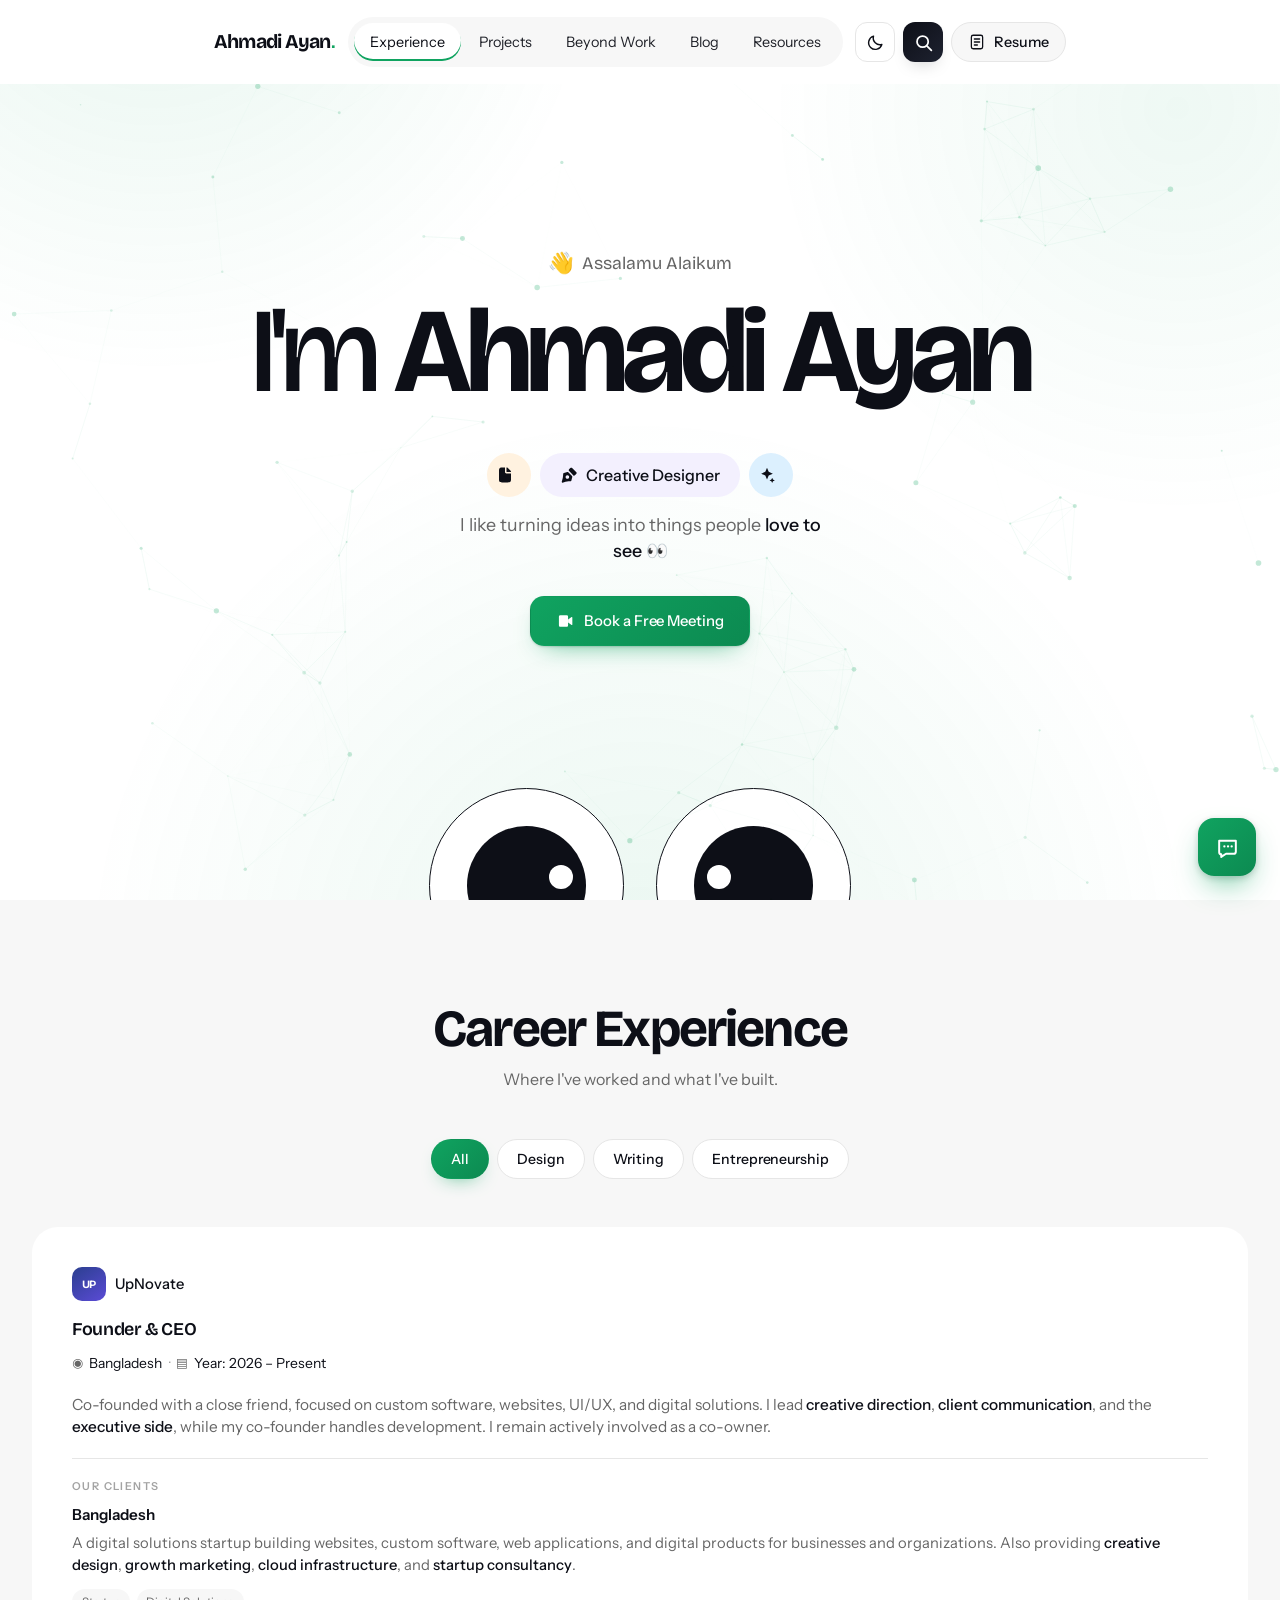
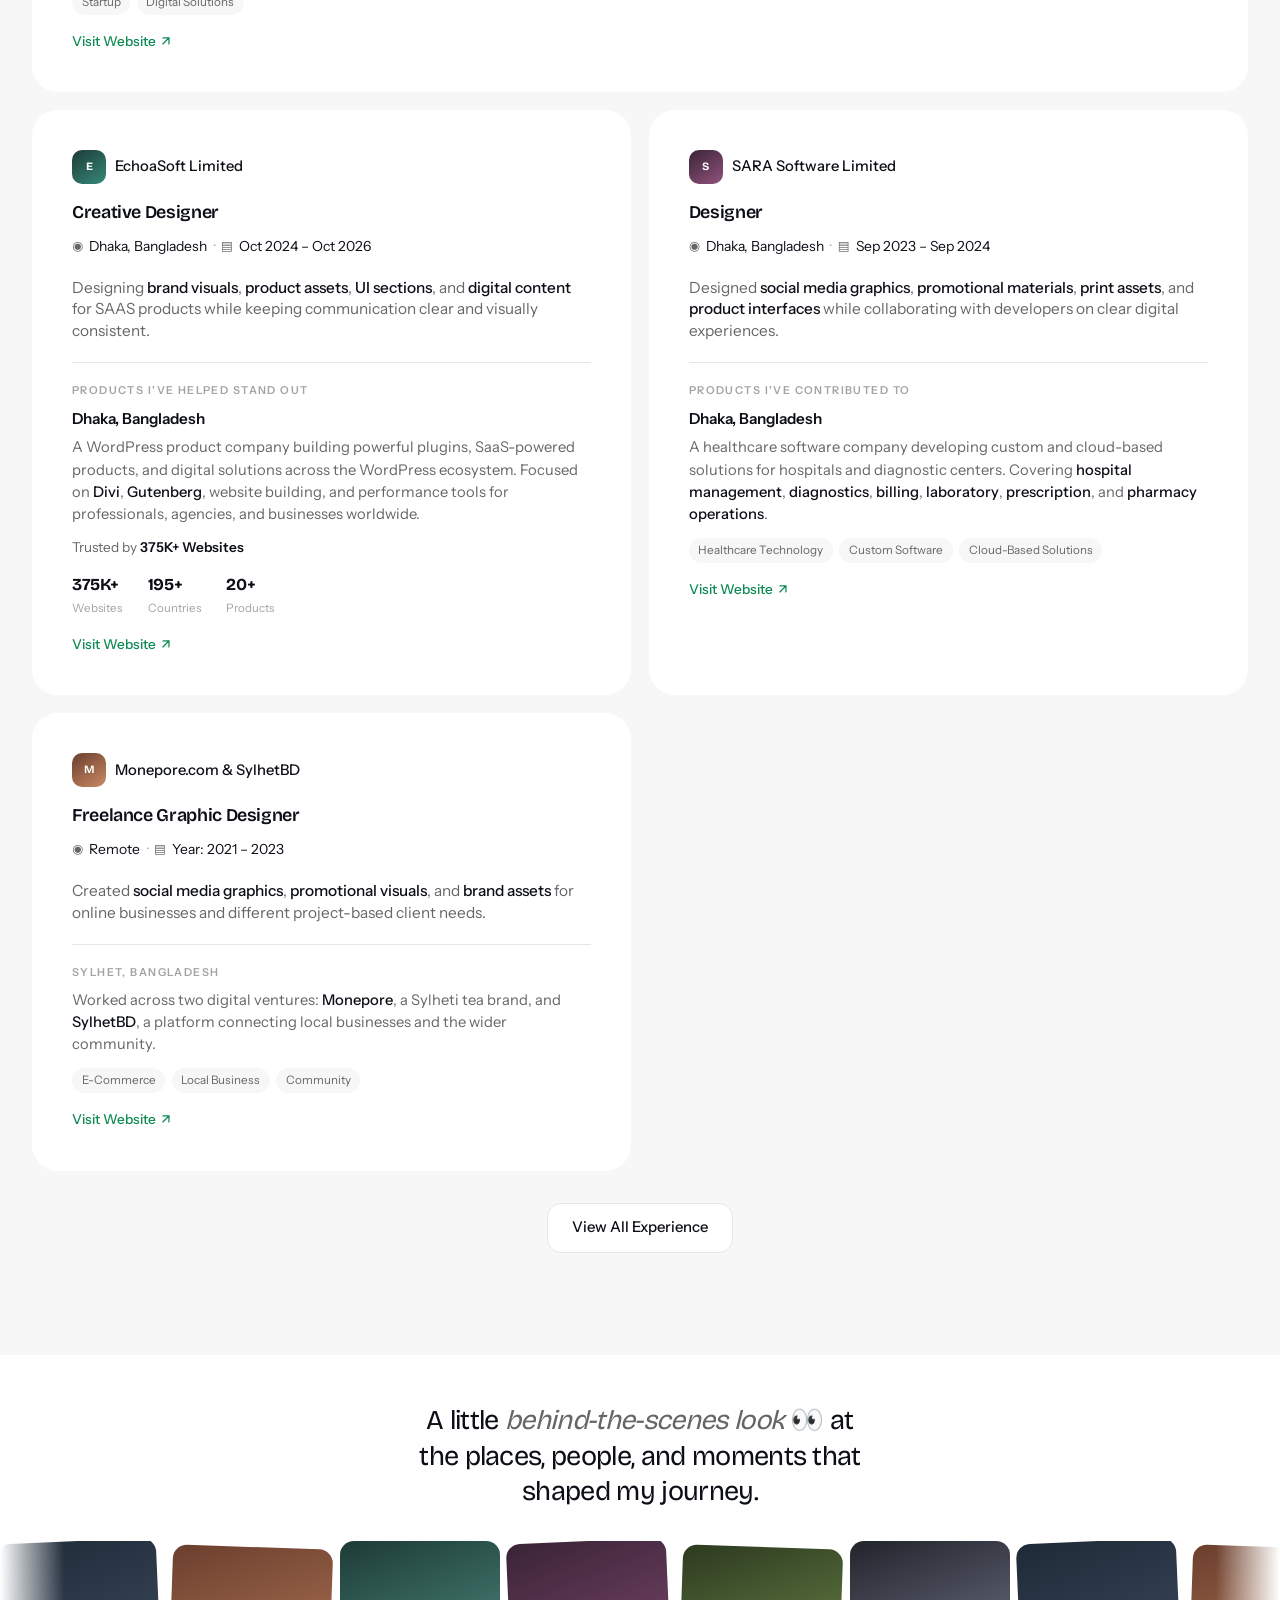
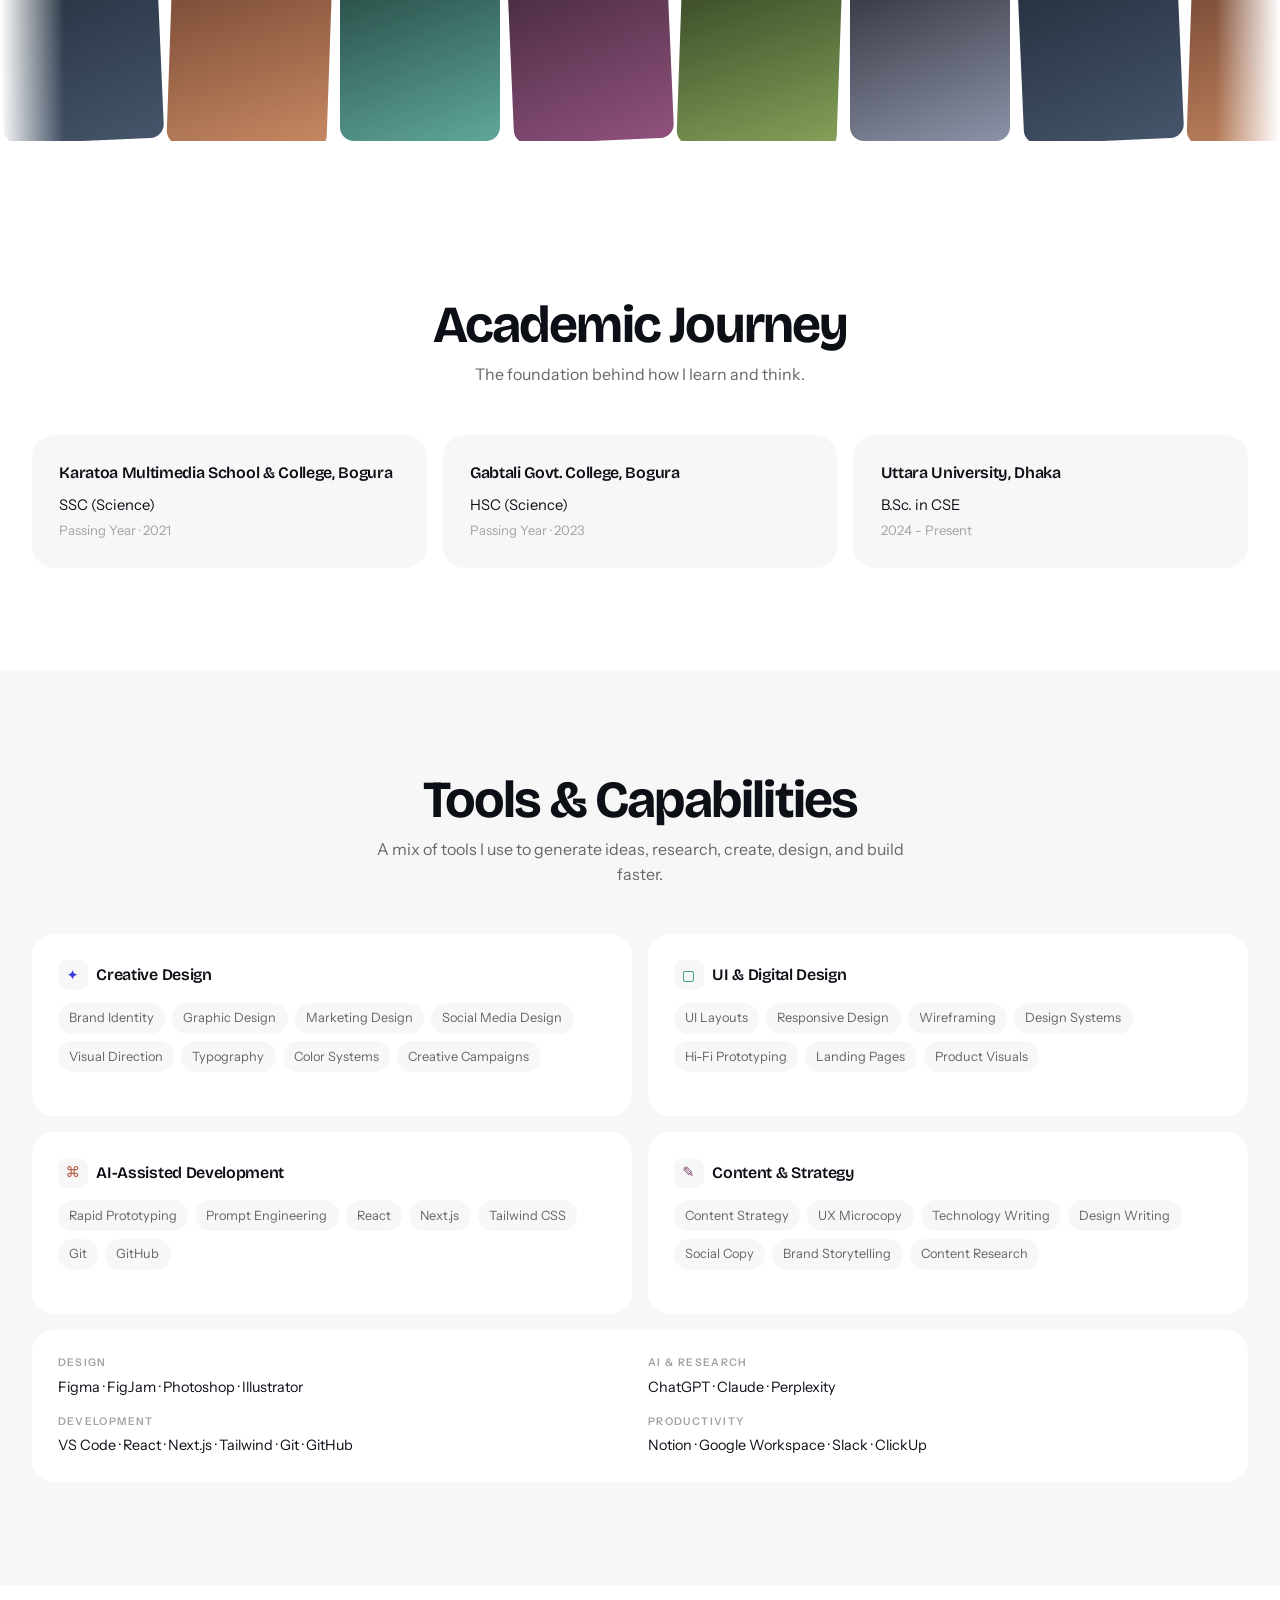
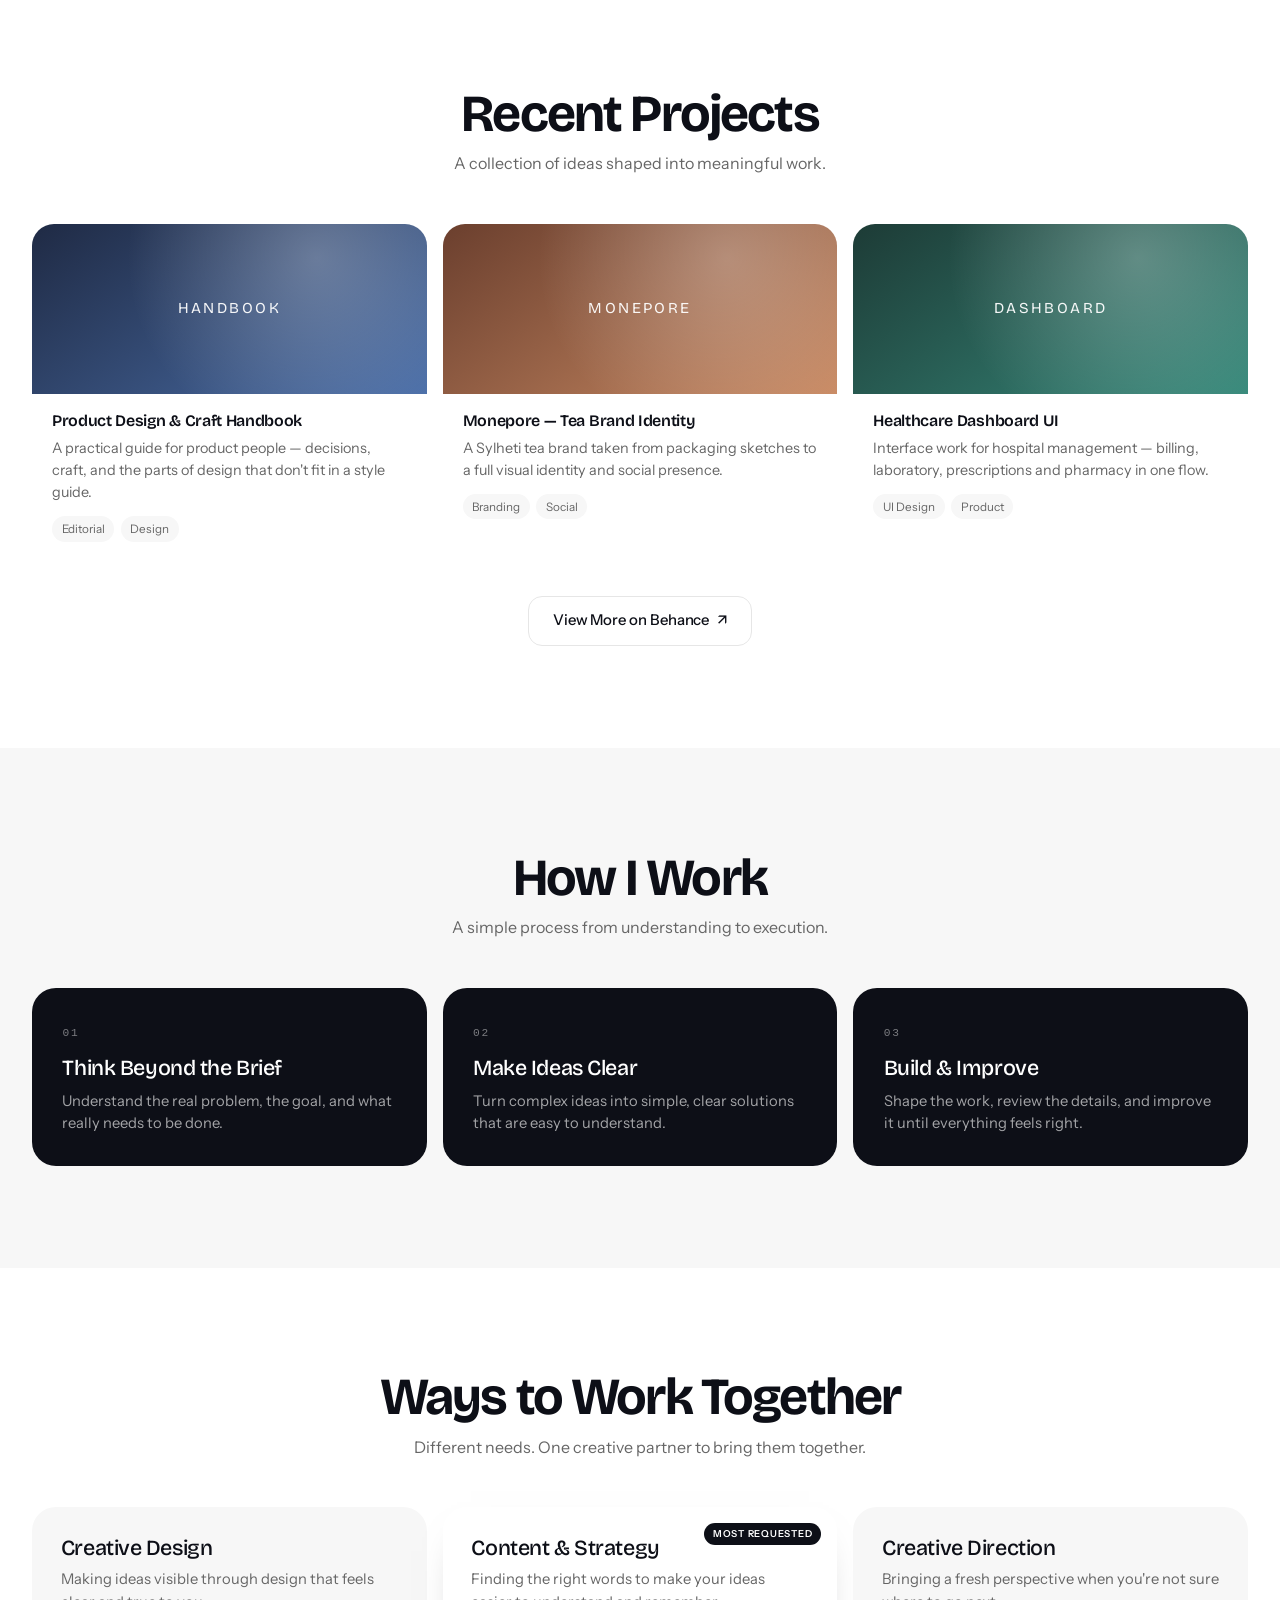
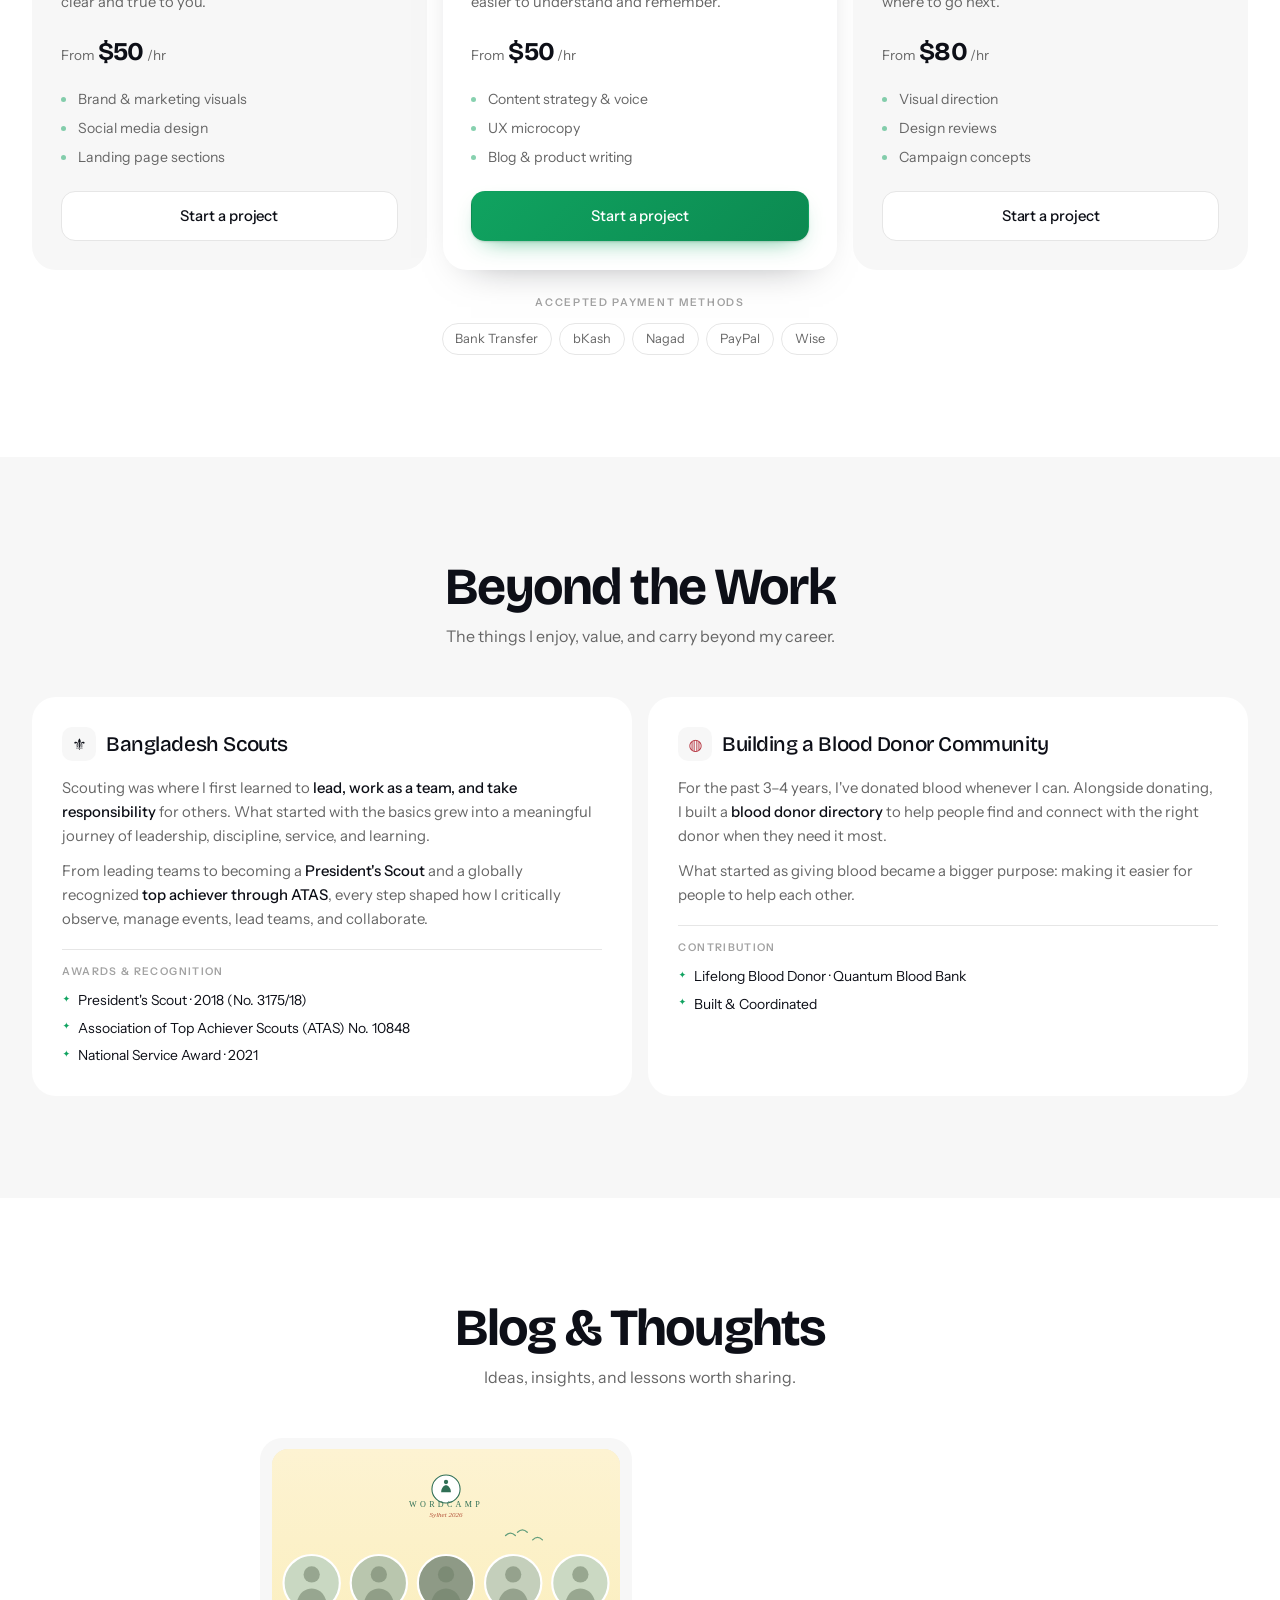
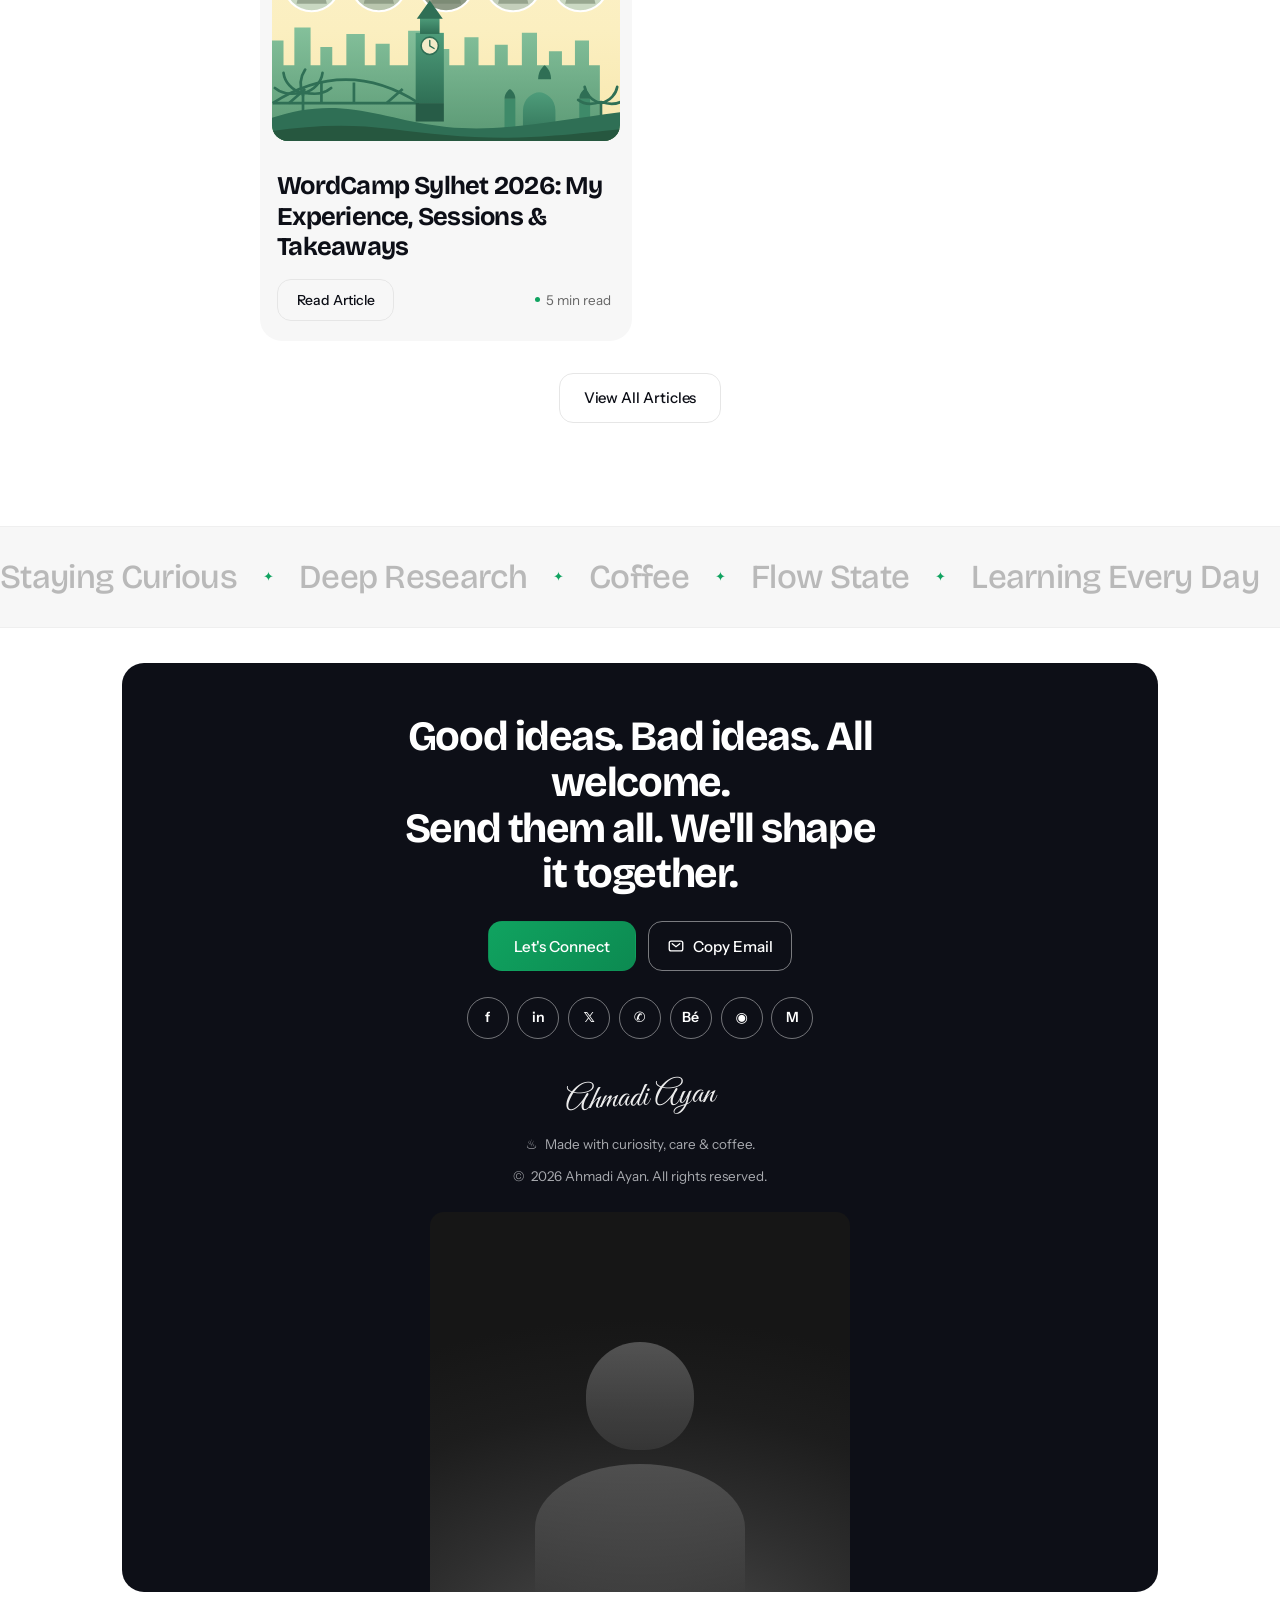
<file: index.html>
<!DOCTYPE html>
<html lang="en">
<head>
<meta charset="UTF-8" />
<meta name="viewport" content="width=device-width, initial-scale=1" />
<title>Ahmadi Ayan — Creative Designer &amp; Digital Builder</title>
<meta name="description" content="I'm Ahmadi Ayan — a creative designer and digital builder. Turning ideas into things people love to see." />
<meta name="theme-color" content="#ffffff" />
<script>!function(){try{var k="ayan-theme",v=localStorage.getItem(k);var d=v?v:(window.matchMedia("(prefers-color-scheme: dark)").matches?"dark":"light");document.documentElement.dataset.theme=d}catch(e){}}();</script>
<link rel="preconnect" href="https://fonts.googleapis.com" />
<link rel="preconnect" href="https://fonts.gstatic.com" crossorigin />
<link href="https://fonts.googleapis.com/css2?family=Bricolage+Grotesque:opsz,wght@12..96,400;12..96,500;12..96,600;12..96,700;12..96,800&family=Instrument+Sans:wght@400;500;600;700&family=Great+Vibes&display=swap" rel="stylesheet" />
<link rel="stylesheet" href="css/style.css" />
<link rel="stylesheet" href="css/home.css" />
<link rel="stylesheet" href="css/theme.css" />
<link rel="stylesheet" href="css/buttons.css" />
</head>
<body class="page-home">
<canvas id="particles" aria-hidden="true"></canvas>


<!-- ================= HEADER ================= -->
<header class="hdr hdr--home" id="hdr">
  <div class="hdr-inner">
    <a class="brand" href="index.html" aria-label="Ahmadi Ayan Home">
      <span class="brand-name">Ahmadi Ayan</span>
      <span class="brand-dot">.</span>
    </a>

    <nav class="pill-nav" aria-label="Main Navigation">
      <a class="pill-link is-active" href="#experience">Experience</a>
      <a class="pill-link" href="#projects">Projects</a>
      <a class="pill-link" href="#beyond">Beyond Work</a>
      <a class="pill-link" href="blog.html">Blog</a>
      <a class="pill-link" href="resources.html">Resources</a>
    </nav>

    <div class="hdr-actions">
      <button class="theme-btn" id="themeBtn" aria-label="Switch to dark theme" title="Toggle theme">
        <svg class="moon" viewBox="0 0 24 24" aria-hidden="true"><path d="M20 14.5A8.5 8.5 0 0 1 9.5 4a8.5 8.5 0 1 0 10.5 10.5Z" fill="none" stroke="currentColor" stroke-width="1.8" stroke-linejoin="round"/></svg>
        <svg class="sun" viewBox="0 0 24 24" aria-hidden="true"><circle cx="12" cy="12" r="4.2" fill="none" stroke="currentColor" stroke-width="1.8"/><path d="M12 2.6v2.2M12 19.2v2.2M2.6 12h2.2M19.2 12h2.2M5.4 5.4l1.6 1.6M17 17l1.6 1.6M18.6 5.4 17 7M7 17l-1.6 1.6" stroke="currentColor" stroke-width="1.8" stroke-linecap="round"/></svg>
      </button>
      <button class="icon-btn icon-dark" id="searchBtn" aria-label="Search &amp; Actions" aria-expanded="false">
        <svg viewBox="0 0 24 24" aria-hidden="true">
          <circle cx="11" cy="11" r="6.4" fill="none" stroke="currentColor" stroke-width="2"/>
          <path d="M15.8 15.8 21 21" fill="none" stroke="currentColor" stroke-width="2" stroke-linecap="round"/>
        </svg>
      </button>

      <a class="btn-resume" href="resume.html">
        <svg viewBox="0 0 24 24" aria-hidden="true">
          <rect x="4.5" y="3" width="15" height="18" rx="2.4" fill="none" stroke="currentColor" stroke-width="1.7"/>
          <path d="M8.5 8h7M8.5 12h7M8.5 16h4" stroke="currentColor" stroke-width="1.7" stroke-linecap="round"/>
        </svg>
        <span>Resume</span>
      </a>

      <button class="icon-btn icon-soft menu-only" id="menuBtn" aria-label="Toggle menu" aria-expanded="false" aria-controls="menuPanel">
        <span class="bars"><i></i><i></i><i></i></span>
      </button>
    </div>
  </div>
</header>

<div class="scrim" id="scrim" hidden></div>

<nav class="menu-panel" id="menuPanel" hidden aria-label="Main menu">
  <ul class="menu-list">
    <li><a href="#experience" class="menu-link"><span class="mi">▬</span><span>Experience</span></a></li>
    <li><a href="#projects" class="menu-link"><span class="mi">≣</span><span>Projects</span></a></li>
    <li><a href="#beyond" class="menu-link"><span class="mi">♥</span><span>Beyond Work</span></a></li>
    <li><a href="blog.html" class="menu-link"><span class="mi">✎</span><span>Blog</span></a></li>
    <li>
      <button class="menu-link acc-btn" id="accBtn" aria-expanded="false" aria-controls="accBody">
        <span class="mi">▤</span><span>Resources</span>
        <svg class="chev" viewBox="0 0 24 24" aria-hidden="true"><path d="m6 9 6 6 6-6" fill="none" stroke="currentColor" stroke-width="2" stroke-linecap="round" stroke-linejoin="round"/></svg>
      </button>
      <div class="acc-body" id="accBody" hidden>
        <a href="resources.html">Books &amp; Guides</a>
        <a href="resources.html">Career Resources</a>
        <a href="resources.html">My Creations</a>
        <a href="resources.html">Videos</a>
      </div>
    </li>
    <li><a href="#search" class="menu-link" id="menuSearch"><span class="mi">⌕</span><span>Search &amp; Actions</span></a></li>
    <li><a href="resume.html" class="menu-link"><span class="mi">▣</span><span>Resume &amp; CV</span></a></li>
  </ul>
</nav>

<div class="search-sheet" id="searchSheet" hidden role="dialog" aria-modal="true" aria-label="Search and actions">
  <div class="search-sheet-top">
    <div class="search-field">
      <svg viewBox="0 0 24 24" aria-hidden="true"><circle cx="11" cy="11" r="6.4" fill="none" stroke="currentColor" stroke-width="2"/><path d="M15.8 15.8 21 21" fill="none" stroke="currentColor" stroke-width="2" stroke-linecap="round"/></svg>
      <input type="search" id="sheetInput" placeholder="Search blogs, projects, resources…" autocomplete="off" />
    </div>
    <button class="sheet-close" id="sheetClose" aria-label="Close search">✕</button>
  </div>

  <p class="sheet-label">Quick actions</p>
  <ul class="sheet-actions">
    <li><a href="blog.html">Read the blog</a><span>↗</span></li>
    <li><a href="#" id="copyAction">Copy email address</a><span>⧉</span></li>
    <li><a href="mailto:hello@ahmadiayan.com">Book a call</a><span>↗</span></li>
    <li><a href="#" id="resumeDownload">Download résumé</a><span>↓</span></li>
  </ul>

  <p class="sheet-label">Recent articles</p>
  <ul class="sheet-results" id="sheetResults">
    <li><a href="article.html">WordCamp Sylhet 2026: My Experience, Sessions &amp; Takeaways</a></li>
  </ul>
</div>

<main>

  <!-- ================= HERO ================= -->
  <section class="hero-home">
<div class="hero-center">

      <div class="greeting">
        <span class="wave-emoji" role="img" aria-label="Waving hand">👋</span>
        <span class="greeting-text">Assalamu Alaikum</span>
      </div>

      <h1 class="display">
        <span class="display-thin">I'm </span><span class="display-bold">Ahmadi Ayan</span>
      </h1>

            <div class="role-tabs" role="tablist" aria-label="Core focus areas">
        <button class="role-tab" type="button" role="tab" aria-selected="false" data-role="Content Writer" style="--role-bg:#FFF2E0">
          <span class="role-ico">
            <svg viewBox="0 0 16 16" aria-hidden="true"><path d="M8 4.7c0 .3 0 .55.03.79.03.26.12.55.36.79.24.24.53.32.79.36.24.03.52.03.82.03h3.33v4c0 1.89 0 2.83-.59 3.41-.58.59-1.53.59-3.41.59H6.67c-1.89 0-2.83 0-3.41-.59-.59-.58-.59-1.53-.59-3.41V5.33c0-1.89 0-2.83.59-3.41.58-.59 1.53-.59 3.41-.59H8v3.37Z" fill="currentColor"/><path d="M6 10.67a.67.67 0 1 0 0 1.33h2.67a.67.67 0 0 0 0-1.33H6Zm0-2.67a.67.67 0 0 0 0 1.33h4a.67.67 0 1 0 0-1.33H6Zm3.33-6.66c.28 0 .46.02.63.09.24.1.44.3.82.68l1.77 1.77c.39.39.58.58.68.82.07.17.09.35.1.63h-3.33c-.33 0-.52 0-.64-.02l-.01-.01-.01-.01c-.02-.13-.02-.31-.02-.64V1.34Z" fill="currentColor"/></svg>
          </span>
          <span class="role-label">Content Writer</span>
        </button>

        <button class="role-tab is-active" type="button" role="tab" aria-selected="true" data-role="Creative Designer" style="--role-bg:#F3F0FE">
          <span class="role-ico">
            <svg viewBox="0 0 16 16" aria-hidden="true"><path d="M2.25 14.83h-.23c-.24-.07-.47-.25-.51-.51-.05-.3.21-.8.31-1.11.59-1.79.9-3.58.98-5.47.03-.69-.13-1.28.69-1.55.96-.33 2.05-.48 3.02-.8.34-.05.59 0 .85.22l3.34 3.35c.21.25.27.5.23.83-.27.92-.46 1.86-.73 2.78-.32 1.12-.78.94-1.8.99-.26.01-.52.01-.78.03-1.84.14-3.66.57-5.37 1.24ZM6.51 8.15c-2.1.09-1.95 3.27.12 3.2 2.1-.08 1.98-3.29-.12-3.2Z" fill="currentColor"/><path d="m10.23 1.5.31.13c1.38 1.28 2.68 2.66 4.02 3.99.12.14.19.28.25.46v.36c-.06.18-.12.32-.25.47-.21.26-1.35 1.42-1.6 1.55-.36.19-.77.15-1.08-.12-1.33-1.36-2.72-2.67-4-4.07-.21-.37-.16-.77.1-1.1.21-.26 1.35-1.42 1.6-1.55.09-.06.2-.08.3-.12h.36Z" fill="currentColor"/></svg>
          </span>
          <span class="role-label">Creative Designer</span>
        </button>

        <button class="role-tab" type="button" role="tab" aria-selected="false" data-role="AI-Assisted Builder" style="--role-bg:#DCF0FE">
          <span class="role-ico">
            <svg viewBox="0 0 16 16" aria-hidden="true"><path d="M8 1.6l1.5 3.6L13.2 6.8 9.5 8.4 8 12l-1.5-3.6L2.8 6.8 6.5 5.2 8 1.6Z" fill="currentColor"/><path d="M12.6 10.4l.7 1.7 1.7.7-1.7.7-.7 1.7-.7-1.7-1.7-.7 1.7-.7.7-1.7Z" fill="currentColor"/></svg>
          </span>
          <span class="role-label">AI-Assisted Builder</span>
        </button>
      </div>

      <p class="tagline">I like turning ideas into things people <strong>love to see 👀</strong></p>

      <a class="btn-meet" href="mailto:hello@ahmadiayan.com">
        <span class="meet-ico">
          <svg viewBox="0 0 24 24" aria-hidden="true">
            <path d="M3.5 8.4c0-1.6 0-2.4.5-2.9.5-.5 1.3-.5 2.9-.5h4.2c1.6 0 2.4 0 2.9.5.5.5.5 1.3.5 2.9v7.2c0 1.6 0 2.4-.5 2.9-.5.5-1.3.5-2.9.5H6.9c-1.6 0-2.4 0-2.9-.5-.5-.5-.5-1.3-.5-2.9V8.4Z" fill="#fff"/>
            <path d="M14.5 10.2l4.2-2.9c.5-.35.9-.1.9.5v8.4c0 .6-.4.85-.9.5l-4.2-2.9v-3.6Z" fill="#fff"/>
          </svg>
        </span>
        <span class="meet-text">
          <span class="meet-a">Book a Free Meeting</span>
          <span class="meet-b">Book a Free Meeting</span>
        </span>
      </a>
    </div>

    <!-- big eyes -->
    <div class="eyes-wrap" id="eyesWrap" title="Hi 👀" aria-hidden="true">
      <div class="eye"><div class="pupil"><span class="glint"></span></div></div>
      <div class="eye"><div class="pupil"><span class="glint glint--left"></span></div></div>
    </div>
  </section>

  <!-- ================= EXPERIENCE ================= -->
  <section class="sect sect--gray" id="experience">
    <div class="sect-inner">
      <div class="sect-head sect-head--center">
        <h2>Career Experience</h2>
        <p class="sect-sub">Where I've worked and what I've built.</p>
      </div>

      <div class="chips filter-chips" role="tablist" aria-label="Filter experience">
        <button class="chip is-active" data-filter="all" role="tab" aria-selected="true">All</button>
        <button class="chip" data-filter="design" role="tab" aria-selected="false">Design</button>
        <button class="chip" data-filter="writing" role="tab" aria-selected="false">Writing</button>
        <button class="chip" data-filter="entrepreneurship" role="tab" aria-selected="false">Entrepreneurship</button>
      </div>

      <div class="exp-list" id="expList">

        <article class="exp" data-tags="design entrepreneurship">
          <div class="exp-card">
            <p class="exp-brand"><span class="exp-mark logo-up">UP</span> UpNovate</p>
            <h3>Founder &amp; CEO</h3>
            <p class="exp-meta">
              <span class="meta-ico">◉</span> Bangladesh
              <span class="meta-dot">·</span>
              <span class="meta-ico">▤</span> Year: 2026 – Present
            </p>
            <p class="exp-desc">Co-founded with a close friend, focused on custom software, websites, UI/UX, and digital solutions. I lead <strong>creative direction</strong>, <strong>client communication</strong>, and the <strong>executive side</strong>, while my co-founder handles development. I remain actively involved as a co-owner.</p>

            <div class="sub-card">
              <p class="sub-label">Our Clients</p>
              <p class="sub-name">Bangladesh</p>
              <p class="sub-desc">A digital solutions startup building websites, custom software, web applications, and digital products for businesses and organizations. Also providing <strong>creative design</strong>, <strong>growth marketing</strong>, <strong>cloud infrastructure</strong>, and <strong>startup consultancy</strong>.</p>
              <ul class="tags"><li>Startup</li><li>Digital Solutions</li></ul>
              <a class="visit" href="#">Visit Website <span>↗</span></a>
            </div>
          </div>
        </article>

        <article class="exp" data-tags="design">
          <div class="exp-card">
            <p class="exp-brand"><span class="exp-mark logo-echo">E</span> EchoaSoft Limited</p>
            <h3>Creative Designer</h3>
            <p class="exp-meta">
              <span class="meta-ico">◉</span> Dhaka, Bangladesh
              <span class="meta-dot">·</span>
              <span class="meta-ico">▤</span> Oct 2024 – Oct 2026
            </p>
            <p class="exp-desc">Designing <strong>brand visuals</strong>, <strong>product assets</strong>, <strong>UI sections</strong>, and <strong>digital content</strong> for SAAS products while keeping communication clear and visually consistent.</p>

            <div class="sub-card">
              <p class="sub-label">Products I've Helped Stand Out</p>
              <p class="sub-name">Dhaka, Bangladesh</p>
              <p class="sub-desc">A WordPress product company building powerful plugins, SaaS-powered products, and digital solutions across the WordPress ecosystem. Focused on <strong>Divi</strong>, <strong>Gutenberg</strong>, website building, and performance tools for professionals, agencies, and businesses worldwide.</p>
              <p class="trusted">Trusted by <strong>375K+ Websites</strong></p>
              <ul class="stats">
                <li><strong>375K+</strong><span>Websites</span></li>
                <li><strong>195+</strong><span>Countries</span></li>
                <li><strong>20+</strong><span>Products</span></li>
              </ul>
              <a class="visit" href="#">Visit Website <span>↗</span></a>
            </div>
          </div>
        </article>

        <article class="exp" data-tags="design">
          <div class="exp-card">
            <p class="exp-brand"><span class="exp-mark logo-sara">S</span> SARA Software Limited</p>
            <h3>Designer</h3>
            <p class="exp-meta">
              <span class="meta-ico">◉</span> Dhaka, Bangladesh
              <span class="meta-dot">·</span>
              <span class="meta-ico">▤</span> Sep 2023 – Sep 2024
            </p>
            <p class="exp-desc">Designed <strong>social media graphics</strong>, <strong>promotional materials</strong>, <strong>print assets</strong>, and <strong>product interfaces</strong> while collaborating with developers on clear digital experiences.</p>

            <div class="sub-card">
              <p class="sub-label">Products I've Contributed to</p>
              <p class="sub-name">Dhaka, Bangladesh</p>
              <p class="sub-desc">A healthcare software company developing custom and cloud-based solutions for hospitals and diagnostic centers. Covering <strong>hospital management</strong>, <strong>diagnostics</strong>, <strong>billing</strong>, <strong>laboratory</strong>, <strong>prescription</strong>, and <strong>pharmacy operations</strong>.</p>
              <ul class="tags"><li>Healthcare Technology</li><li>Custom Software</li><li>Cloud-Based Solutions</li></ul>
              <a class="visit" href="#">Visit Website <span>↗</span></a>
            </div>
          </div>
        </article>

        <article class="exp" data-tags="design">
          <div class="exp-card">
            <p class="exp-brand"><span class="exp-mark logo-mone">M</span> Monepore.com &amp; SylhetBD</p>
            <h3>Freelance Graphic Designer</h3>
            <p class="exp-meta">
              <span class="meta-ico">◉</span> Remote
              <span class="meta-dot">·</span>
              <span class="meta-ico">▤</span> Year: 2021 – 2023
            </p>
            <p class="exp-desc">Created <strong>social media graphics</strong>, <strong>promotional visuals</strong>, and <strong>brand assets</strong> for online businesses and different project-based client needs.</p>

            <div class="sub-card">
              <p class="sub-label">Sylhet, Bangladesh</p>
              <p class="sub-desc">Worked across two digital ventures: <strong>Monepore</strong>, a Sylheti tea brand, and <strong>SylhetBD</strong>, a platform connecting local businesses and the wider community.</p>
              <ul class="tags"><li>E-Commerce</li><li>Local Business</li><li>Community</li></ul>
              <a class="visit" href="#">Visit Website <span>↗</span></a>
            </div>
          </div>
        </article>

        <article class="exp" data-tags="design">
          <div class="exp-card">
            <p class="exp-brand"><span class="exp-mark logo-dx">D</span> DesignXpress</p>
            <h3>Intern Graphic Designer</h3>
            <p class="exp-meta">
              <span class="meta-ico">◉</span> Bogura, Bangladesh
              <span class="meta-dot">·</span>
              <span class="meta-ico">▤</span> Year: 2020 – 2021
            </p>
            <p class="exp-desc">Created <strong>digital templates</strong> and <strong>marketplace assets</strong> while gaining <strong>hands-on experience</strong> with professional design workflows and commercial creative projects.</p>

            <div class="sub-card">
              <p class="sub-label">Bogura, Bangladesh</p>
              <p class="sub-desc">A design agency creating brand identities, digital experiences, marketing materials, and templates for global marketplaces.</p>
              <ul class="stats">
                <li><strong>24K+</strong><span>Templates</span></li>
                <li><strong>45+</strong><span>Countries</span></li>
              </ul>
              <a class="visit" href="#">Visit Website <span>↗</span></a>
            </div>
          </div>
        </article>

        <article class="exp" data-tags="writing">
          <div class="exp-card">
            <p class="exp-brand"><span class="exp-mark logo-ri">RI</span> Resume Inventor</p>
            <h3>Freelance Senior Content Writer</h3>
            <p class="exp-meta">
              <span class="meta-ico">◉</span> Remote
              <span class="meta-dot">·</span>
              <span class="meta-ico">▤</span> Year: 2020 – 2021
            </p>
            <p class="exp-desc">Wrote <strong>blog content</strong>, <strong>social media posts</strong>, and <strong>email copy</strong>, supporting consistent content delivery across multiple channels and ongoing brand campaigns. Managed social media profiles and boosted overall brand visibility.</p>

            <div class="sub-card">
              <p class="sub-label">Sheridan, Wyoming, USA</p>
              <p class="sub-desc">A career-focused design brand creating high-quality <strong>resume and CV templates</strong>, along with career resources and practical guidance to help job seekers build stronger applications.</p>
              <ul class="tags"><li>Resume &amp; CV Templates</li><li>Career Resources</li></ul>
              <a class="visit" href="#">Visit Website <span>↗</span></a>
            </div>
          </div>
        </article>

      </div>

      <div class="sect-foot">
        <button class="btn-outline" id="allExpBtn">View All Experience</button>
      </div>
    </div>
  </section>

  <!-- ================= BEHIND THE SCENES ================= -->
  <section class="bts">
    <p class="bts-text">A little <em>behind-the-scenes look</em> 👀 at the places, people, and moments that shaped my journey.</p>
    <div class="bts-strip" aria-hidden="true">
      <div class="bts-track">
        <span class="ph p1"></span><span class="ph p2"></span><span class="ph p3"></span>
        <span class="ph p4"></span><span class="ph p5"></span><span class="ph p6"></span>
        <span class="ph p1"></span><span class="ph p2"></span><span class="ph p3"></span>
        <span class="ph p4"></span><span class="ph p5"></span><span class="ph p6"></span>
      </div>
    </div>
  </section>

  <!-- ================= ACADEMIC ================= -->
  <section class="sect" id="education">
    <div class="sect-inner">
      <div class="sect-head sect-head--center">
        <h2>Academic Journey</h2>
        <p class="sect-sub">The foundation behind how I learn and think.</p>
      </div>

      <div class="edu-grid">
        <article class="edu">
          <h3>Karatoa Multimedia School &amp; College, Bogura</h3>
          <p class="edu-degree">SSC (Science)</p>
          <p class="edu-meta">Passing Year · 2021</p>
        </article>
        <article class="edu">
          <h3>Gabtali Govt. College, Bogura</h3>
          <p class="edu-degree">HSC (Science)</p>
          <p class="edu-meta">Passing Year · 2023</p>
        </article>
        <article class="edu">
          <h3>Uttara University, Dhaka</h3>
          <p class="edu-degree">B.Sc. in CSE</p>
          <p class="edu-meta">2024 - Present</p>
        </article>
      </div>
    </div>
  </section>

  <!-- ================= TOOLS ================= -->
  <section class="sect sect--gray" id="tools">
    <div class="sect-inner">
      <div class="sect-head sect-head--center">
        <h2>Tools &amp; Capabilities</h2>
        <p class="sect-sub">A mix of tools I use to generate ideas, research, create, design, and build faster.</p>
      </div>

      <div class="tool-grid">
        <article class="cap">
          <div class="cap-head"><span class="cap-ico i1">✦</span><h3>Creative Design</h3></div>
          <ul class="chips chips--plain">
            <li>Brand Identity</li><li>Graphic Design</li><li>Marketing Design</li>
            <li>Social Media Design</li><li>Visual Direction</li><li>Typography</li>
            <li>Color Systems</li><li>Creative Campaigns</li>
          </ul>
        </article>

        <article class="cap">
          <div class="cap-head"><span class="cap-ico i2">▢</span><h3>UI &amp; Digital Design</h3></div>
          <ul class="chips chips--plain">
            <li>UI Layouts</li><li>Responsive Design</li><li>Wireframing</li>
            <li>Design Systems</li><li>Hi-Fi Prototyping</li><li>Landing Pages</li>
            <li>Product Visuals</li>
          </ul>
        </article>

        <article class="cap">
          <div class="cap-head"><span class="cap-ico i3">⌘</span><h3>AI-Assisted Development</h3></div>
          <ul class="chips chips--plain">
            <li>Rapid Prototyping</li><li>Prompt Engineering</li><li>React</li>
            <li>Next.js</li><li>Tailwind CSS</li><li>Git</li><li>GitHub</li>
          </ul>
        </article>

        <article class="cap">
          <div class="cap-head"><span class="cap-ico i4">✎</span><h3>Content &amp; Strategy</h3></div>
          <ul class="chips chips--plain">
            <li>Content Strategy</li><li>UX Microcopy</li><li>Technology Writing</li>
            <li>Design Writing</li><li>Social Copy</li><li>Brand Storytelling</li>
            <li>Content Research</li>
          </ul>
        </article>
      </div>

      <div class="tool-row">
        <div class="tool-group"><p class="tool-label">Design</p><p class="tool-items">Figma · FigJam · Photoshop · Illustrator</p></div>
        <div class="tool-group"><p class="tool-label">AI &amp; Research</p><p class="tool-items">ChatGPT · Claude · Perplexity</p></div>
        <div class="tool-group"><p class="tool-label">Development</p><p class="tool-items">VS Code · React · Next.js · Tailwind · Git · GitHub</p></div>
        <div class="tool-group"><p class="tool-label">Productivity</p><p class="tool-items">Notion · Google Workspace · Slack · ClickUp</p></div>
      </div>
    </div>
  </section>

  <!-- ================= PROJECTS ================= -->
  <section class="sect" id="projects">
    <div class="sect-inner">
      <div class="sect-head sect-head--center">
        <h2>Recent Projects</h2>
        <p class="sect-sub">A collection of ideas shaped into meaningful work.</p>
      </div>

      <div class="proj-grid">
        <a class="proj" href="#">
          <div class="proj-thumb t1"><span>Handbook</span></div>
          <div class="proj-body">
            <h3>Product Design &amp; Craft Handbook</h3>
            <p>A practical guide for product people — decisions, craft, and the parts of design that don't fit in a style guide.</p>
            <ul class="tags"><li>Editorial</li><li>Design</li></ul>
          </div>
        </a>

        <a class="proj" href="#">
          <div class="proj-thumb t2"><span>Monepore</span></div>
          <div class="proj-body">
            <h3>Monepore — Tea Brand Identity</h3>
            <p>A Sylheti tea brand taken from packaging sketches to a full visual identity and social presence.</p>
            <ul class="tags"><li>Branding</li><li>Social</li></ul>
          </div>
        </a>

        <a class="proj" href="#">
          <div class="proj-thumb t3"><span>Dashboard</span></div>
          <div class="proj-body">
            <h3>Healthcare Dashboard UI</h3>
            <p>Interface work for hospital management — billing, laboratory, prescriptions and pharmacy in one flow.</p>
            <ul class="tags"><li>UI Design</li><li>Product</li></ul>
          </div>
        </a>
      </div>

      <div class="sect-foot">
        <a class="btn-outline" href="#">View More on Behance <span>↗</span></a>
      </div>
    </div>
  </section>

  <!-- ================= HOW I WORK ================= -->
  <section class="sect sect--gray" id="process">
    <div class="sect-inner">
      <div class="sect-head sect-head--center">
        <h2>How I Work</h2>
        <p class="sect-sub">A simple process from understanding to execution.</p>
      </div>

      <div class="process-grid">
        <article class="step">
          <span class="step-num">01</span>
          <h3>Think Beyond the Brief</h3>
          <p>Understand the real problem, the goal, and what really needs to be done.</p>
        </article>
        <article class="step">
          <span class="step-num">02</span>
          <h3>Make Ideas Clear</h3>
          <p>Turn complex ideas into simple, clear solutions that are easy to understand.</p>
        </article>
        <article class="step">
          <span class="step-num">03</span>
          <h3>Build &amp; Improve</h3>
          <p>Shape the work, review the details, and improve it until everything feels right.</p>
        </article>
      </div>
    </div>
  </section>

  <!-- ================= WORK TOGETHER ================= -->
  <section class="sect" id="work-together">
    <div class="sect-inner">
      <div class="sect-head sect-head--center">
        <h2>Ways to Work Together</h2>
        <p class="sect-sub">Different needs. One creative partner to bring them together.</p>
      </div>

      <div class="price-grid">
        <article class="price">
          <h3>Creative Design</h3>
          <p class="price-desc">Making ideas visible through design that feels clear and true to you.</p>
          <p class="price-amount">From <strong>$50</strong> /hr</p>
          <ul class="price-list">
            <li>Brand &amp; marketing visuals</li>
            <li>Social media design</li>
            <li>Landing page sections</li>
          </ul>
          <a class="btn-outline btn-block" href="mailto:hello@ahmadiayan.com">Start a project</a>
        </article>

        <article class="price price--featured">
          <span class="price-badge">Most requested</span>
          <h3>Content &amp; Strategy</h3>
          <p class="price-desc">Finding the right words to make your ideas easier to understand and remember.</p>
          <p class="price-amount">From <strong>$50</strong> /hr</p>
          <ul class="price-list">
            <li>Content strategy &amp; voice</li>
            <li>UX microcopy</li>
            <li>Blog &amp; product writing</li>
          </ul>
          <a class="btn-dark btn-block" href="mailto:hello@ahmadiayan.com">Start a project</a>
        </article>

        <article class="price">
          <h3>Creative Direction</h3>
          <p class="price-desc">Bringing a fresh perspective when you're not sure where to go next.</p>
          <p class="price-amount">From <strong>$80</strong> /hr</p>
          <ul class="price-list">
            <li>Visual direction</li>
            <li>Design reviews</li>
            <li>Campaign concepts</li>
          </ul>
          <a class="btn-outline btn-block" href="mailto:hello@ahmadiayan.com">Start a project</a>
        </article>
      </div>

      <div class="pay">
        <p class="pay-label">Accepted Payment Methods</p>
        <ul class="pay-list">
          <li>Bank Transfer</li><li>bKash</li><li>Nagad</li><li>PayPal</li><li>Wise</li>
        </ul>
      </div>
    </div>
  </section>

  <!-- ================= BEYOND ================= -->
  <section class="sect sect--gray" id="beyond">
    <div class="sect-inner">
      <div class="sect-head sect-head--center">
        <h2>Beyond the Work</h2>
        <p class="sect-sub">The things I enjoy, value, and carry beyond my career.</p>
      </div>

      <div class="beyond-grid">
        <article class="beyond">
          <div class="beyond-top"><span class="beyond-ico">⚜</span><h3>Bangladesh Scouts</h3></div>
          <p class="beyond-desc">Scouting was where I first learned to <strong>lead, work as a team, and take responsibility</strong> for others. What started with the basics grew into a meaningful journey of leadership, discipline, service, and learning.</p>
          <p class="beyond-desc">From leading teams to becoming a <strong>President's Scout</strong> and a globally recognized <strong>top achiever through ATAS</strong>, every step shaped how I critically observe, manage events, lead teams, and collaborate.</p>

          <div class="awards">
            <p class="awards-label">Awards &amp; Recognition</p>
            <ul>
              <li>President's Scout · 2018 (No. 3175/18)</li>
              <li>Association of Top Achiever Scouts (ATAS) No. 10848</li>
              <li>National Service Award · 2021</li>
            </ul>
          </div>
        </article>

        <article class="beyond">
          <div class="beyond-top"><span class="beyond-ico blood">◍</span><h3>Building a Blood Donor Community</h3></div>
          <p class="beyond-desc">For the past 3–4 years, I've donated blood whenever I can. Alongside donating, I built a <strong>blood donor directory</strong> to help people find and connect with the right donor when they need it most.</p>
          <p class="beyond-desc">What started as giving blood became a bigger purpose: making it easier for people to help each other.</p>

          <div class="awards">
            <p class="awards-label">Contribution</p>
            <ul>
              <li>Lifelong Blood Donor · Quantum Blood Bank</li>
              <li>Built &amp; Coordinated</li>
            </ul>
          </div>
        </article>
      </div>
    </div>
  </section>

  <!-- ================= BLOG ================= -->
  <section class="sect" id="blog">
    <div class="sect-inner">
      <div class="sect-head sect-head--center">
        <h2>Blog &amp; Thoughts</h2>
        <p class="sect-sub">Ideas, insights, and lessons worth sharing.</p>
      </div>

      <div class="blog-grid">
        <article class="post-card">
          <a class="post-thumb" href="article.html">
            <img src="images/cover-wordcamp.svg" alt="WordCamp Sylhet 2026 cover" />
          </a>
          <div class="post-body">
            <h3 class="post-title"><a href="article.html">WordCamp Sylhet 2026: My Experience, Sessions &amp; Takeaways</a></h3>
            <div class="post-foot">
              <a class="btn-pill" href="article.html">Read Article</a>
              <span class="read-time"><i></i>5 min read</span>
            </div>
          </div>
        </article>
      </div>

      <div class="sect-foot">
        <a class="btn-outline" href="blog.html">View All Articles</a>
      </div>
    </div>
  </section>

  <!-- ================= TICKER ================= -->
  <div class="ticker" aria-hidden="true">
    <div class="ticker-track">
      <span>Staying Curious</span><span class="dot">✦</span>
      <span>Deep Research</span><span class="dot">✦</span>
      <span>Coffee</span><span class="dot">✦</span>
      <span>Flow State</span><span class="dot">✦</span>
      <span>Learning Every Day</span><span class="dot">✦</span>
      <span>Exploring AI</span><span class="dot">✦</span>
      <span>Staying Curious</span><span class="dot">✦</span>
      <span>Deep Research</span><span class="dot">✦</span>
      <span>Coffee</span><span class="dot">✦</span>
      <span>Flow State</span><span class="dot">✦</span>
      <span>Learning Every Day</span><span class="dot">✦</span>
      <span>Exploring AI</span><span class="dot">✦</span>
    </div>
  </div>

  <!-- ================= FOOTER ================= -->
  <footer class="foot-wrap">
    <div class="foot-card">
      <h2>Good ideas. Bad ideas. All welcome.<br>Send them all. We'll shape it together.</h2>

      <div class="foot-btns">
        <a class="btn-pill btn-full" href="mailto:hello@ahmadiayan.com">Let's Connect</a>
        <button class="btn-pill btn-ghost" id="copyEmail">
          <svg viewBox="0 0 24 24" aria-hidden="true"><rect x="3" y="5.5" width="18" height="13" rx="2.5" fill="none" stroke="currentColor" stroke-width="1.8"/><path d="m7 9 5 4 5-4" fill="none" stroke="currentColor" stroke-width="1.8" stroke-linecap="round"/></svg>
          Copy Email
        </button>
      </div>

      <ul class="socials">
        <li><a href="#" aria-label="Facebook">f</a></li>
        <li><a href="#" aria-label="LinkedIn">in</a></li>
        <li><a href="#" aria-label="Twitter">𝕏</a></li>
        <li><a href="#" aria-label="WhatsApp">✆</a></li>
        <li><a href="#" aria-label="Behance">Bé</a></li>
        <li><a href="#" aria-label="GitHub">◉</a></li>
        <li><a href="#" aria-label="Medium">M</a></li>
      </ul>

      <p class="signature" aria-hidden="true">Ahmadi Ayan</p>

      <p class="foot-note"><span aria-hidden="true">♨</span> Made with curiosity, care &amp; coffee.</p>
      <p class="foot-note"><span aria-hidden="true">©</span> 2026 Ahmadi Ayan. All rights reserved.</p>

      <div class="foot-photo" aria-hidden="true"></div>
    </div>
  </footer>

</main>

<button class="fab" id="fab" aria-label="Chat with me">
  <svg viewBox="0 0 24 24" aria-hidden="true">
    <path d="M4 5.5h16v10.5a2 2 0 0 1-2 2h-7.4L6 21v-2.5H6a2 2 0 0 1-2-2z" fill="none" stroke="currentColor" stroke-width="1.9" stroke-linejoin="round"/>
    <circle cx="9" cy="11" r="1.1" fill="currentColor"/><circle cx="12.5" cy="11" r="1.1" fill="currentColor"/><circle cx="16" cy="11" r="1.1" fill="currentColor"/>
  </svg>
</button>

<div class="toast" id="toast" role="status" aria-live="polite"></div>

<script src="js/theme.js"></script>
<script src="js/app.js"></script>
<script src="js/home.js"></script>
<script src="js/particles.js"></script>
</body>
</html>
</file>
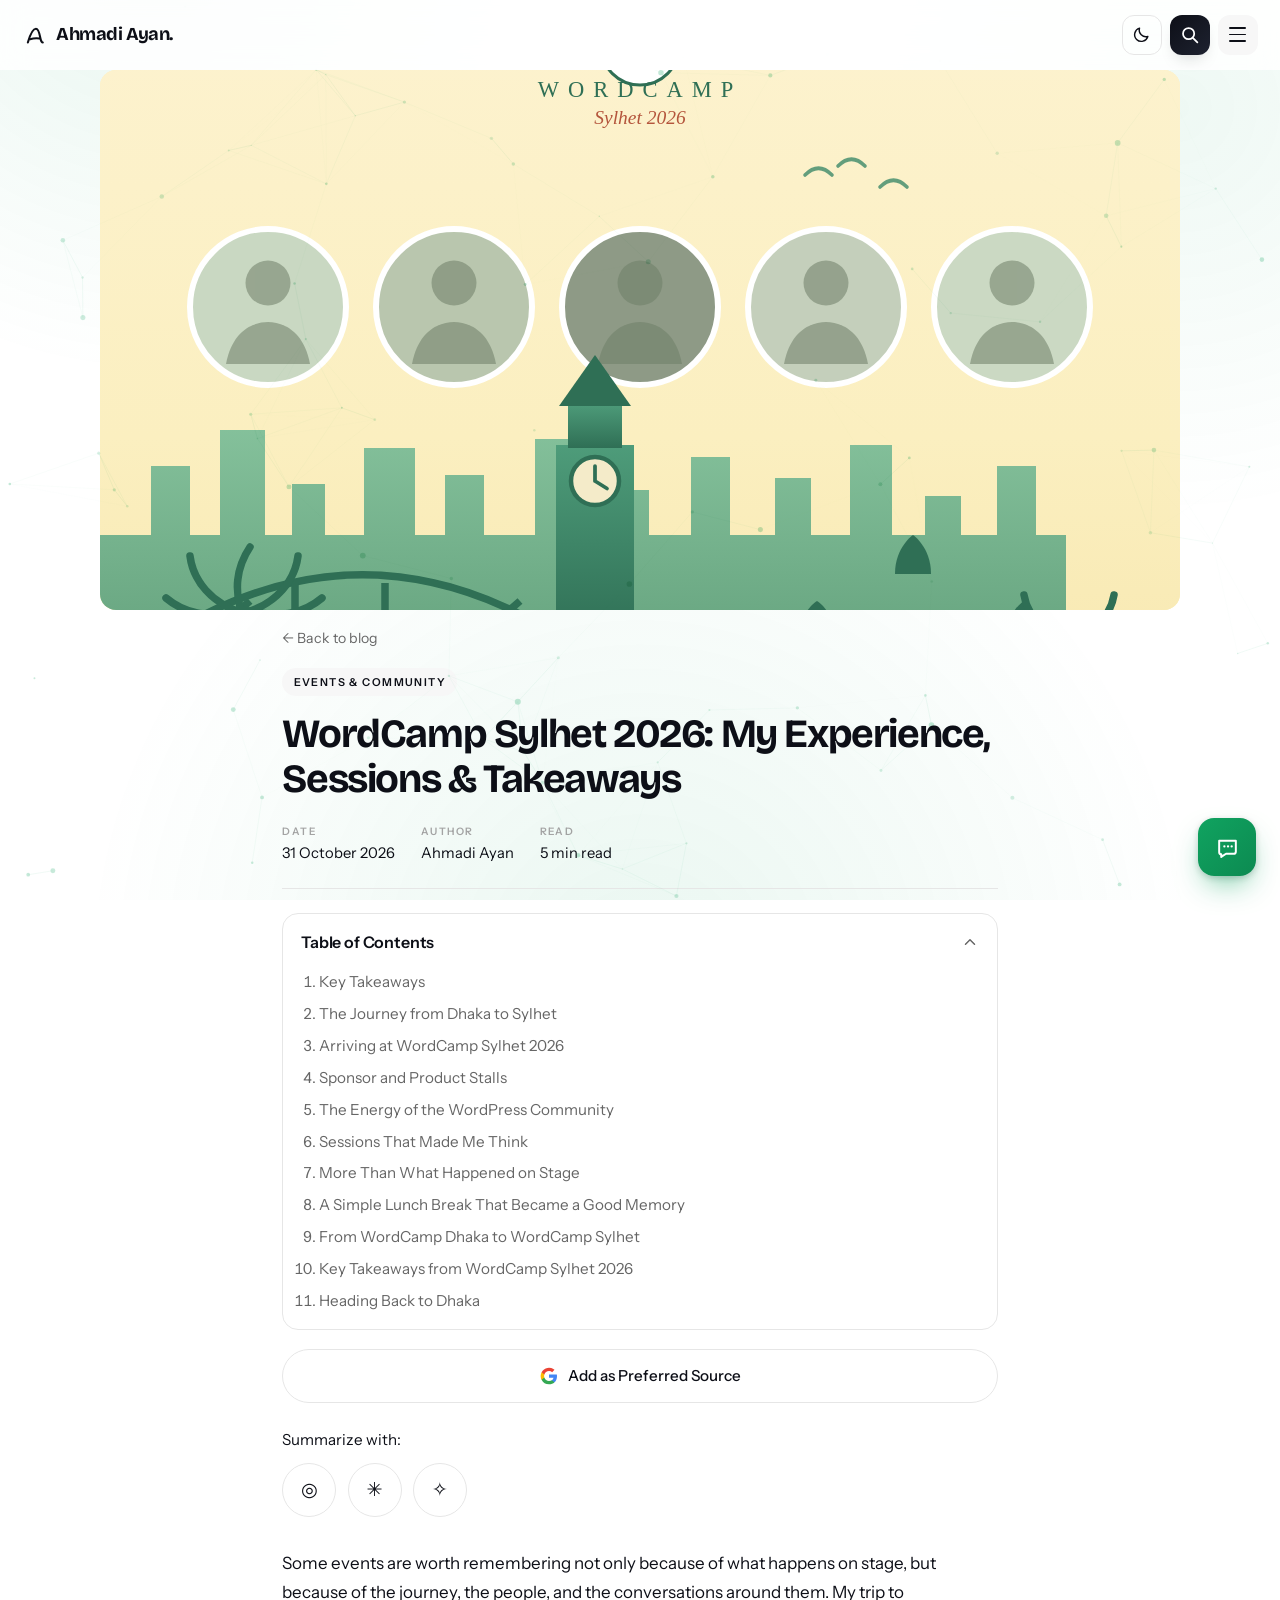
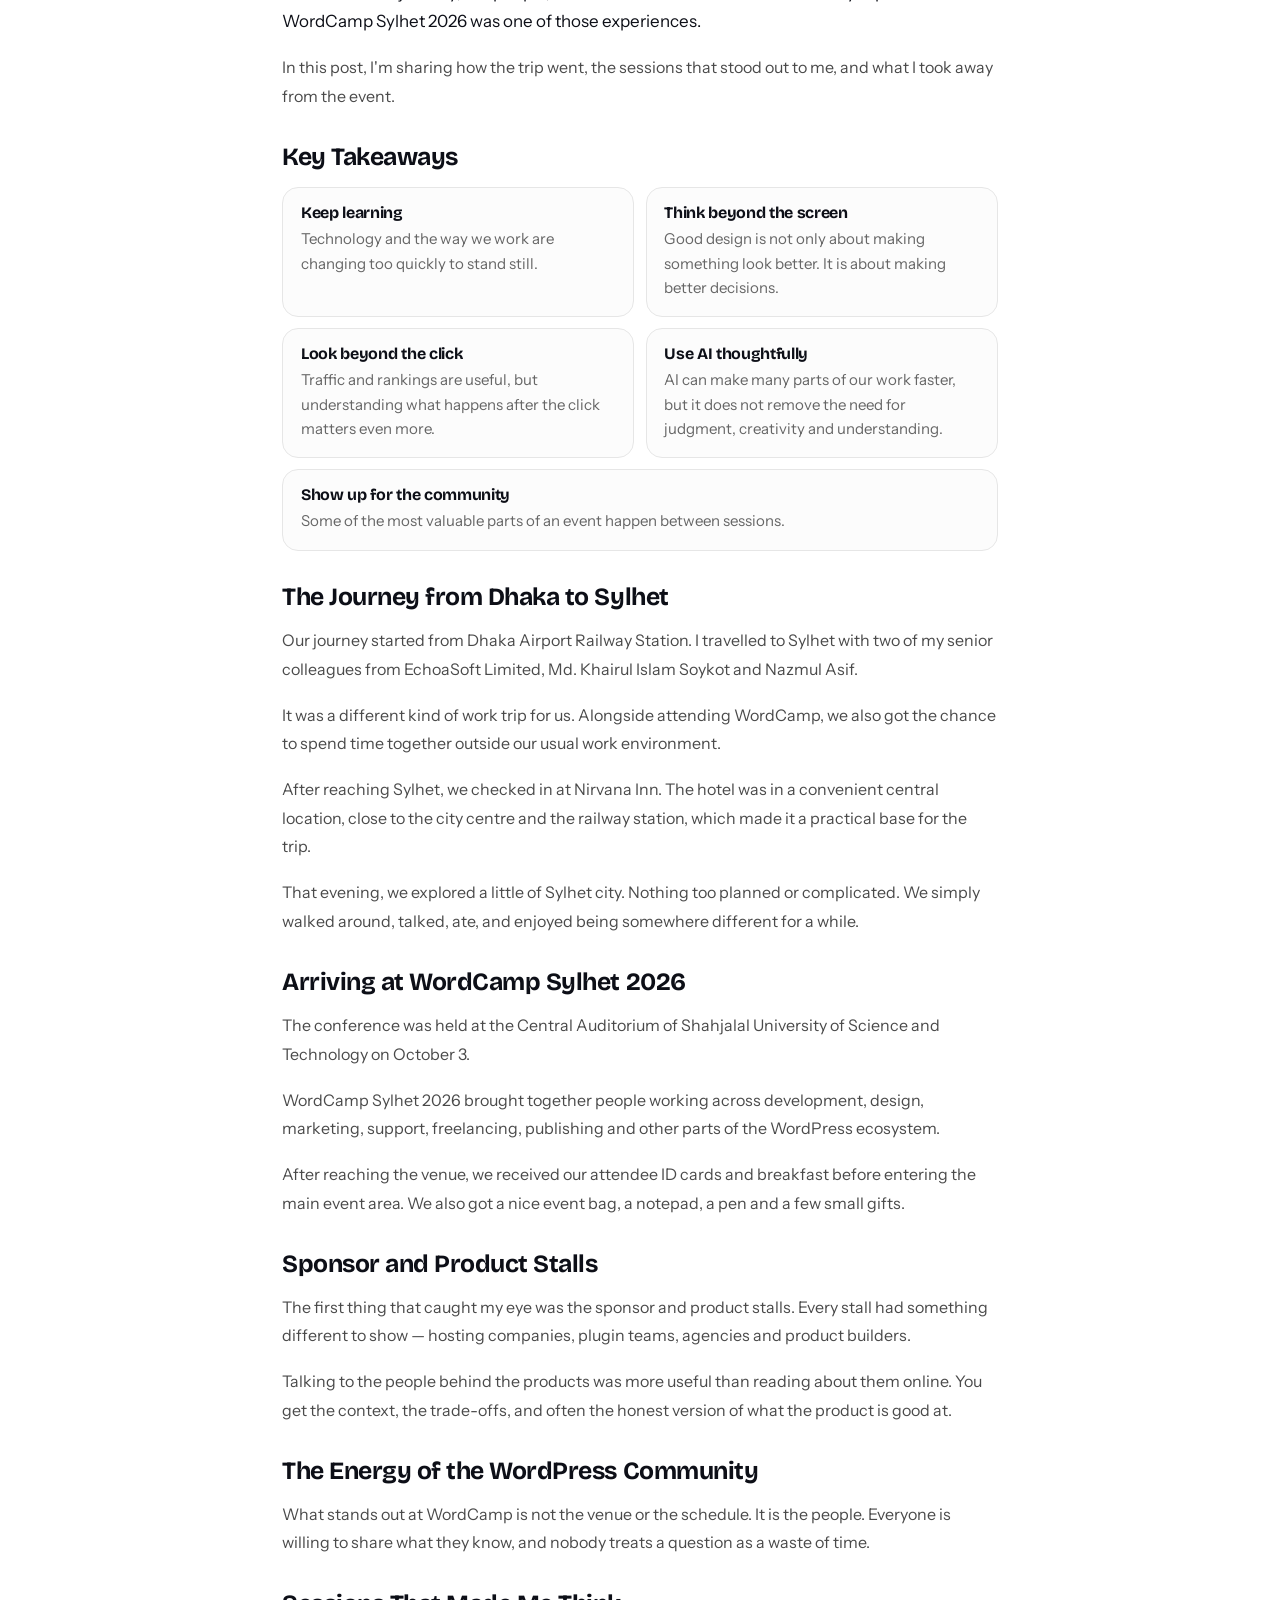
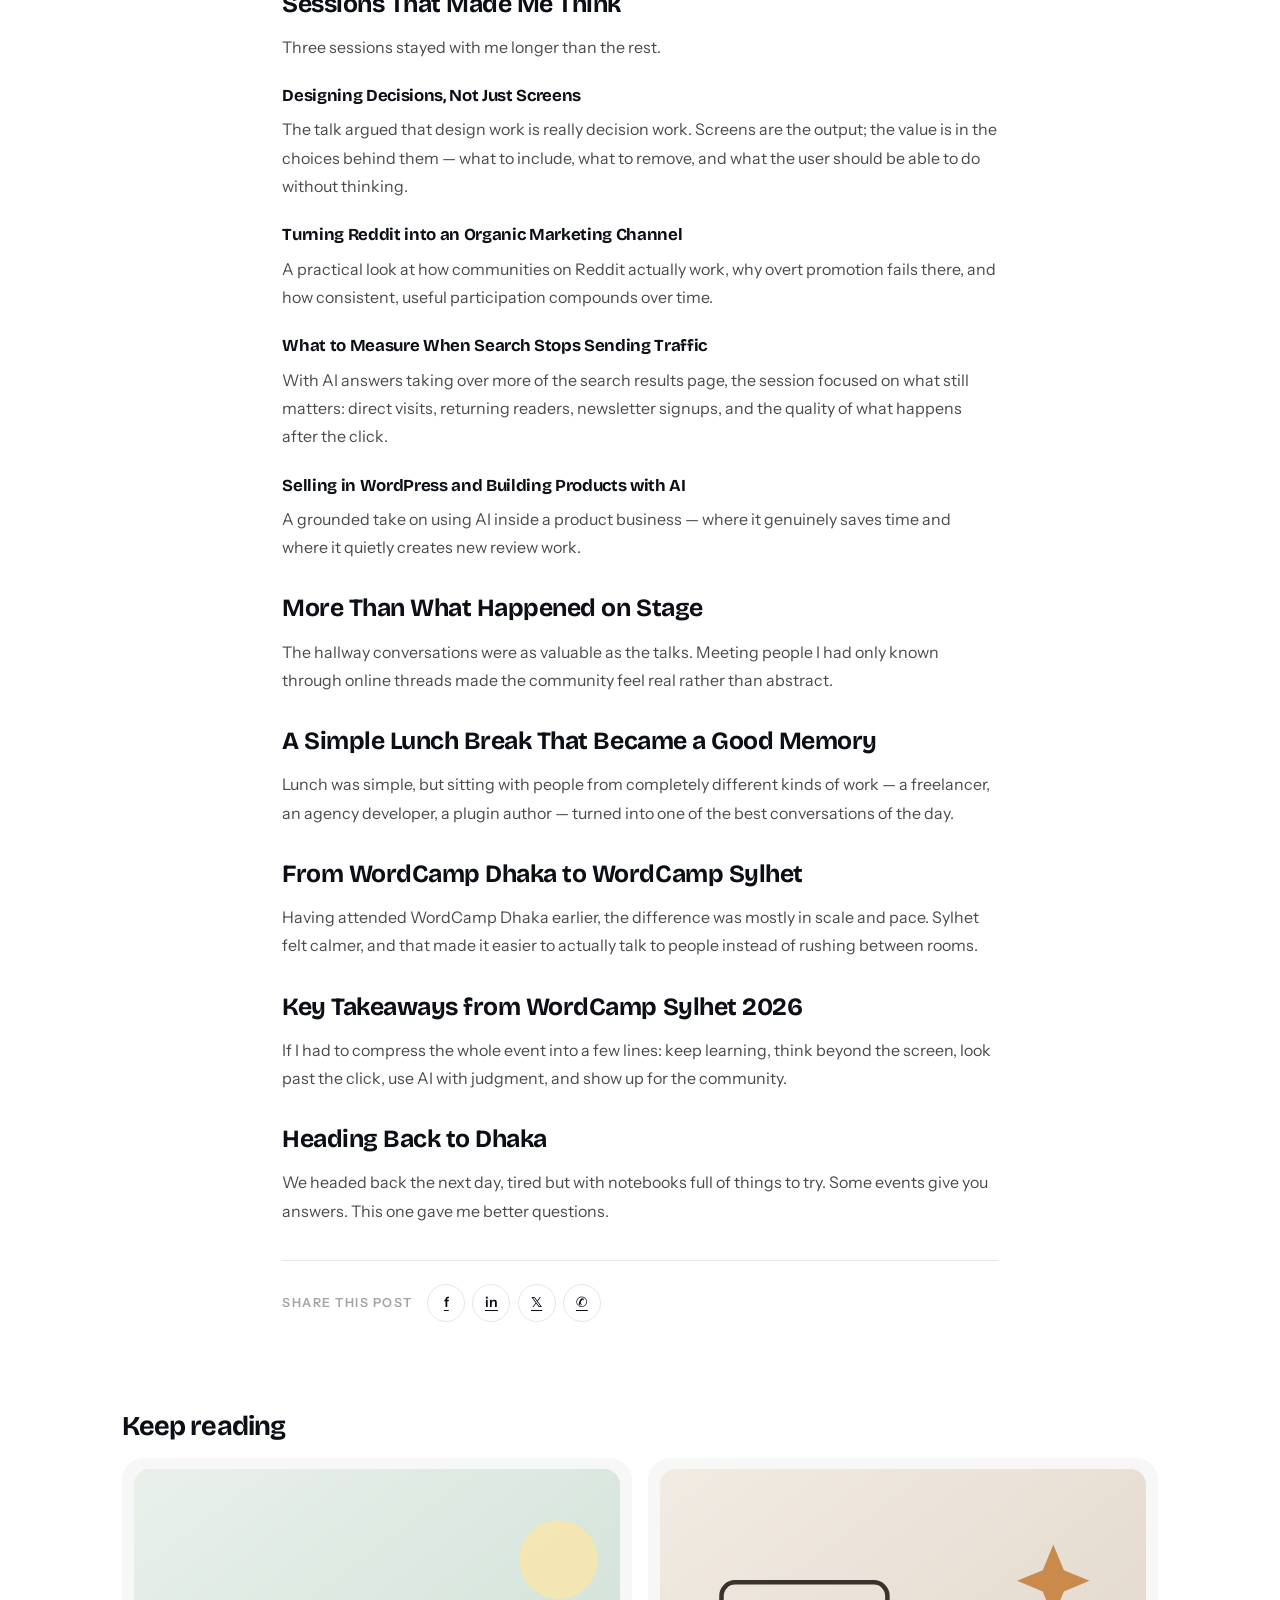
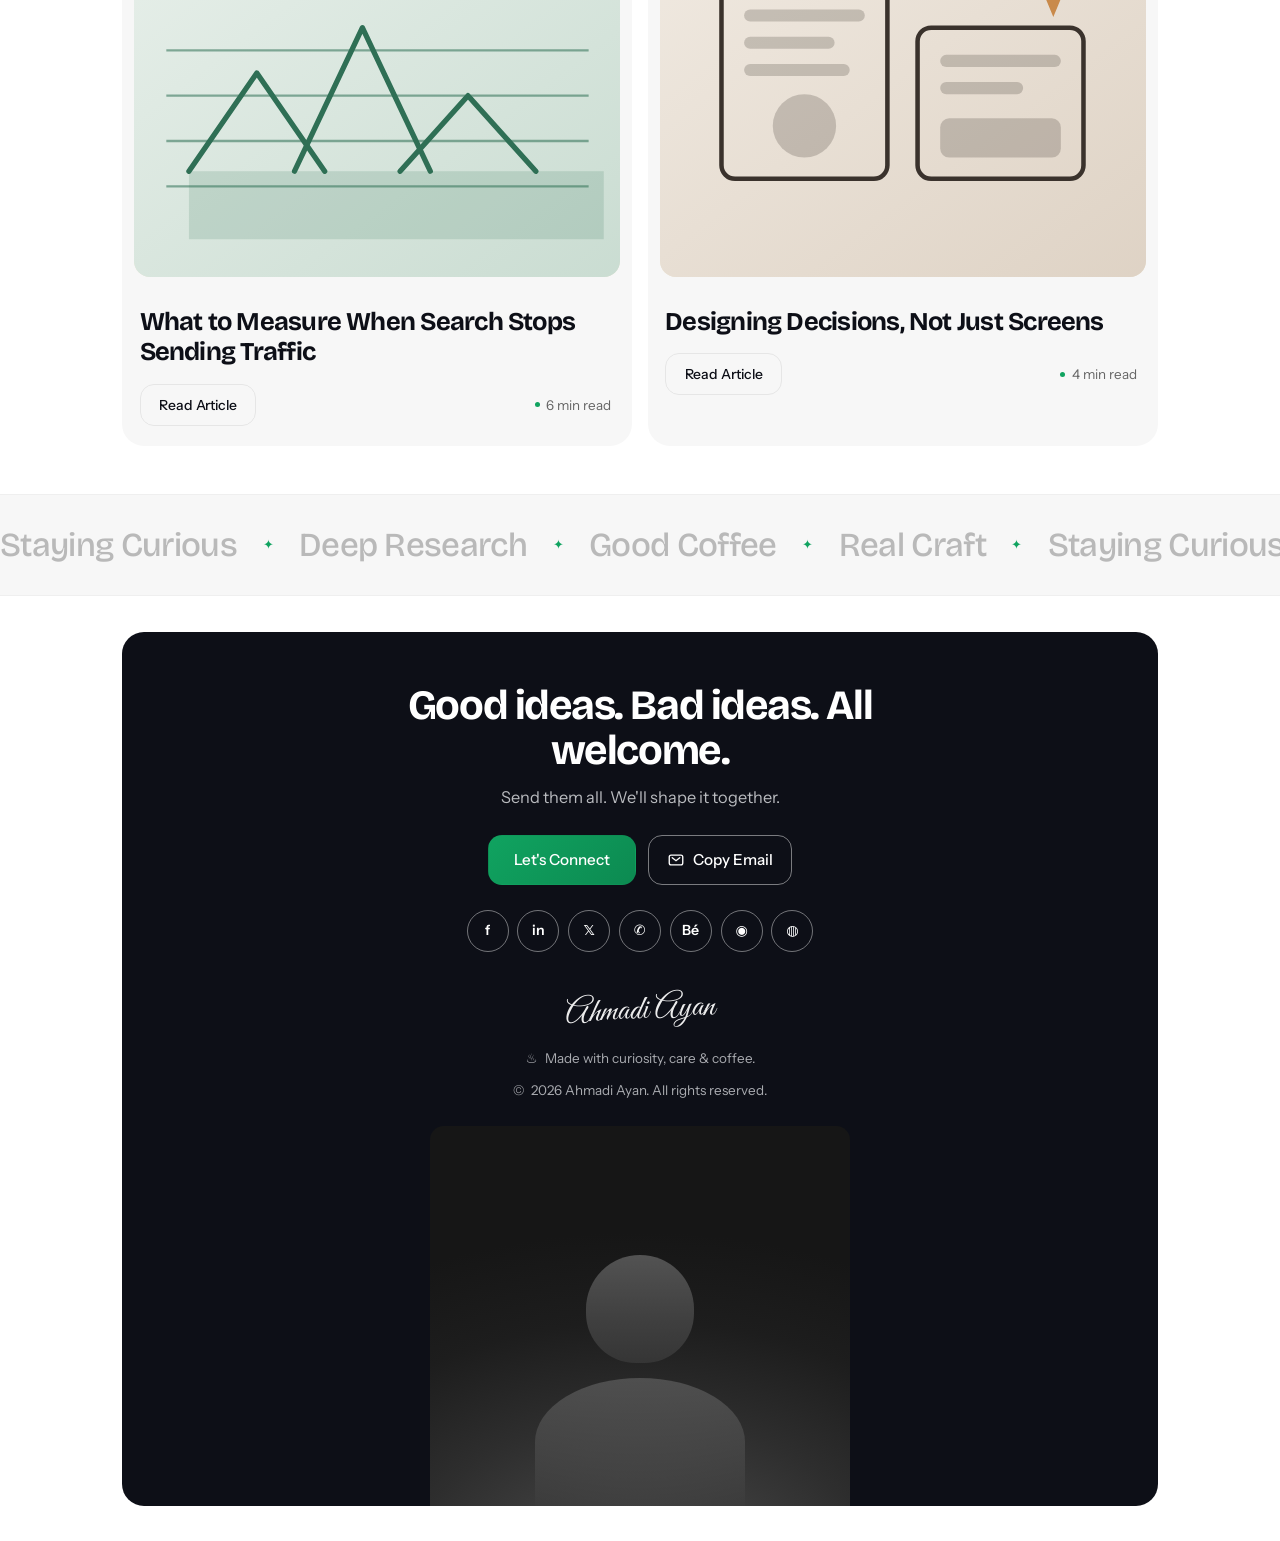
<file: article.html>
<!DOCTYPE html>
<html lang="en">
<head>
<meta charset="UTF-8" />
<meta name="viewport" content="width=device-width, initial-scale=1" />
<title>WordCamp Sylhet 2026: My Experience, Sessions &amp; Takeaways — Ahmadi Ayan</title>
<meta name="description" content="My trip from Dhaka to WordCamp Sylhet 2026: the sponsor stalls, standout sessions on AI, SEO and design, and the community moments that made it worth it." />
<meta name="theme-color" content="#ffffff" />
<script>!function(){try{var k="ayan-theme",v=localStorage.getItem(k);var d=v?v:(window.matchMedia("(prefers-color-scheme: dark)").matches?"dark":"light");document.documentElement.dataset.theme=d}catch(e){}}();</script>
<link rel="preconnect" href="https://fonts.googleapis.com" />
<link rel="preconnect" href="https://fonts.gstatic.com" crossorigin />
<link href="https://fonts.googleapis.com/css2?family=Bricolage+Grotesque:opsz,wght@12..96,400;12..96,500;12..96,600;12..96,700;12..96,800&family=Instrument+Sans:wght@400;500;600;700&family=Great+Vibes&display=swap" rel="stylesheet" />
<link rel="stylesheet" href="css/style.css" />
<link rel="stylesheet" href="css/article.css" />
<link rel="stylesheet" href="css/theme.css" />
<link rel="stylesheet" href="css/buttons.css" />
</head>
<body class="page-article">
<canvas id="particles" aria-hidden="true"></canvas>


<header class="hdr" id="hdr">
  <a class="brand" href="index.html" aria-label="Ahmadi Ayan — home">
    <svg class="mark" viewBox="0 0 40 40" aria-hidden="true">
      <path d="M9 31.5c3.4-11.8 7.6-21.2 12.4-21.2 4.4 0 5.6 8.4 6.8 14.4.9 4.5 2 6.8 3.8 6.8" fill="none" stroke="currentColor" stroke-width="3.2" stroke-linecap="round"/>
      <path d="M12.5 26.5c4.6-1.4 9.4-1.7 14.6-1.1" fill="none" stroke="currentColor" stroke-width="3.2" stroke-linecap="round"/>
    </svg>
    <span class="brand-name">Ahmadi Ayan.</span>
  </a>

  <div class="hdr-actions">
    <button class="theme-btn" id="themeBtn" aria-label="Switch to dark theme" title="Toggle theme">
        <svg class="moon" viewBox="0 0 24 24" aria-hidden="true"><path d="M20 14.5A8.5 8.5 0 0 1 9.5 4a8.5 8.5 0 1 0 10.5 10.5Z" fill="none" stroke="currentColor" stroke-width="1.8" stroke-linejoin="round"/></svg>
        <svg class="sun" viewBox="0 0 24 24" aria-hidden="true"><circle cx="12" cy="12" r="4.2" fill="none" stroke="currentColor" stroke-width="1.8"/><path d="M12 2.6v2.2M12 19.2v2.2M2.6 12h2.2M19.2 12h2.2M5.4 5.4l1.6 1.6M17 17l1.6 1.6M18.6 5.4 17 7M7 17l-1.6 1.6" stroke="currentColor" stroke-width="1.8" stroke-linecap="round"/></svg>
      </button>
    <button class="icon-btn icon-dark" id="searchBtn" aria-label="Search" aria-expanded="false">
      <svg viewBox="0 0 24 24" aria-hidden="true">
        <circle cx="11" cy="11" r="6.4" fill="none" stroke="currentColor" stroke-width="2"/>
        <path d="M15.8 15.8 21 21" fill="none" stroke="currentColor" stroke-width="2" stroke-linecap="round"/>
      </svg>
    </button>
    <button class="icon-btn icon-soft" id="menuBtn" aria-label="Menu" aria-expanded="false" aria-controls="menuPanel">
      <span class="bars"><i></i><i></i><i></i></span>
    </button>
  </div>
</header>

<div class="scrim" id="scrim" hidden></div>

<nav class="menu-panel" id="menuPanel" hidden aria-label="Main menu">
  <ul class="menu-list">
    <li><a href="#" class="menu-link"><span class="mi">▬</span><span>Experience</span></a></li>
    <li><a href="#" class="menu-link"><span class="mi">≣</span><span>Projects</span></a></li>
    <li><a href="#" class="menu-link"><span class="mi">♥</span><span>Beyond Work</span></a></li>
    <li><a href="blog.html" class="menu-link is-active"><span class="mi">✎</span><span>Blog</span></a></li>
    <li>
      <button class="menu-link acc-btn" id="accBtn" aria-expanded="false" aria-controls="accBody">
        <span class="mi">▤</span><span>Resources</span>
        <svg class="chev" viewBox="0 0 24 24" aria-hidden="true"><path d="m6 9 6 6 6-6" fill="none" stroke="currentColor" stroke-width="2" stroke-linecap="round" stroke-linejoin="round"/></svg>
      </button>
      <div class="acc-body" id="accBody" hidden>
        <a href="resources.html">Books &amp; Guides</a>
        <a href="resources.html">Career Resources</a>
        <a href="resources.html">Tools I use</a>
        <a href="resources.html">Downloads</a>
      </div>
    </li>
    <li><a href="#search" class="menu-link" id="menuSearch"><span class="mi">⌕</span><span>Search &amp; Actions</span></a></li>
    <li><a href="#" class="menu-link"><span class="mi">▣</span><span>Resume &amp; CV</span></a></li>
  </ul>
</nav>

<div class="search-sheet" id="searchSheet" hidden role="dialog" aria-modal="true" aria-label="Search and actions">
  <div class="search-sheet-top">
    <div class="search-field">
      <svg viewBox="0 0 24 24" aria-hidden="true"><circle cx="11" cy="11" r="6.4" fill="none" stroke="currentColor" stroke-width="2"/><path d="M15.8 15.8 21 21" fill="none" stroke="currentColor" stroke-width="2" stroke-linecap="round"/></svg>
      <input type="search" id="sheetInput" placeholder="Search blogs, projects, resources…" autocomplete="off" />
    </div>
    <button class="sheet-close" id="sheetClose" aria-label="Close search">✕</button>
  </div>

  <p class="sheet-label">Quick actions</p>
  <ul class="sheet-actions">
    <li><a href="blog.html">Read the blog</a><span>↗</span></li>
    <li><a href="#" id="copyAction">Copy email address</a><span>⧉</span></li>
    <li><a href="mailto:hello@ahmadiayan.com">Book a call</a><span>↗</span></li>
    <li><a href="#">Download résumé</a><span>↓</span></li>
  </ul>

  <p class="sheet-label">Recent articles</p>
  <ul class="sheet-results" id="sheetResults">
    <li><a href="article.html">WordCamp Sylhet 2026: My Experience, Sessions &amp; Takeaways</a></li>
  </ul>
</div>

<main class="article">

  <div class="article-cover">
    <img src="images/cover-wordcamp.svg" alt="WordCamp Sylhet 2026 cover artwork" />
  </div>

  <div class="article-wrap">

    <p class="crumb"><a href="blog.html">← Back to blog</a></p>

    <span class="cat-pill">Events &amp; Community</span>

    <h1 class="article-title">WordCamp Sylhet 2026: My Experience, Sessions &amp; Takeaways</h1>

    <div class="article-meta">
      <div><span class="meta-label">Date</span><span class="meta-value">31 October 2026</span></div>
      <div><span class="meta-label">Author</span><span class="meta-value">Ahmadi Ayan</span></div>
      <div><span class="meta-label">Read</span><span class="meta-value">5 min read</span></div>
    </div>

    <!-- ============ TOC ============ -->
    <div class="toc" id="toc">
      <button class="toc-head" id="tocBtn" aria-expanded="true" aria-controls="tocBody">
        <span>Table of Contents</span>
        <svg class="chev" viewBox="0 0 24 24" aria-hidden="true"><path d="m6 9 6 6 6-6" fill="none" stroke="currentColor" stroke-width="2" stroke-linecap="round" stroke-linejoin="round"/></svg>
      </button>
      <ol class="toc-body" id="tocBody">
        <li><a href="#key-takeaways">Key Takeaways</a></li>
        <li><a href="#journey">The Journey from Dhaka to Sylhet</a></li>
        <li><a href="#arriving">Arriving at WordCamp Sylhet 2026</a></li>
        <li><a href="#stalls">Sponsor and Product Stalls</a></li>
        <li><a href="#community">The Energy of the WordPress Community</a></li>
        <li><a href="#sessions">Sessions That Made Me Think</a></li>
        <li><a href="#stage">More Than What Happened on Stage</a></li>
        <li><a href="#lunch">A Simple Lunch Break That Became a Good Memory</a></li>
        <li><a href="#dhaka">From WordCamp Dhaka to WordCamp Sylhet</a></li>
        <li><a href="#closing">Key Takeaways from WordCamp Sylhet 2026</a></li>
        <li><a href="#home">Heading Back to Dhaka</a></li>
      </ol>
    </div>

    <a class="preferred" href="#">
      <svg viewBox="0 0 24 24" aria-hidden="true">
        <path d="M21.6 12.2c0-.7-.1-1.4-.2-2H12v3.8h5.4a4.6 4.6 0 0 1-2 3v2.5h3.2c1.9-1.7 3-4.3 3-7.3z" fill="#4285F4"/>
        <path d="M12 22c2.7 0 4.9-.9 6.6-2.5l-3.2-2.5c-.9.6-2 1-3.4 1-2.6 0-4.8-1.7-5.6-4.1H3.1v2.6A10 10 0 0 0 12 22z" fill="#34A853"/>
        <path d="M6.4 13.9a6 6 0 0 1 0-3.8V7.5H3.1a10 10 0 0 0 0 9z" fill="#FBBC05"/>
        <path d="M12 5.9c1.5 0 2.8.5 3.8 1.5l2.8-2.8A10 10 0 0 0 3.1 7.5l3.3 2.6C7.2 7.6 9.4 5.9 12 5.9z" fill="#EA4335"/>
      </svg>
      Add as Preferred Source
    </a>

    <div class="summarize">
      <p class="summarize-label">Summarize with:</p>
      <div class="summarize-btns">
        <a href="#" aria-label="Summarize with ChatGPT" class="sum-btn">◎</a>
        <a href="#" aria-label="Summarize with Perplexity" class="sum-btn">✳</a>
        <a href="#" aria-label="Summarize with Gemini" class="sum-btn">✧</a>
      </div>
    </div>

    <!-- ============ BODY ============ -->
    <div class="prose">

      <p class="lead">Some events are worth remembering not only because of what happens on stage, but because of the journey, the people, and the conversations around them. My trip to WordCamp Sylhet 2026 was one of those experiences.</p>

      <p>In this post, I'm sharing how the trip went, the sessions that stood out to me, and what I took away from the event.</p>

      <h2 id="key-takeaways">Key Takeaways</h2>

      <div class="takeaways">
        <div class="takeaway">
          <h3>Keep learning</h3>
          <p>Technology and the way we work are changing too quickly to stand still.</p>
        </div>
        <div class="takeaway">
          <h3>Think beyond the screen</h3>
          <p>Good design is not only about making something look better. It is about making better decisions.</p>
        </div>
        <div class="takeaway">
          <h3>Look beyond the click</h3>
          <p>Traffic and rankings are useful, but understanding what happens after the click matters even more.</p>
        </div>
        <div class="takeaway">
          <h3>Use AI thoughtfully</h3>
          <p>AI can make many parts of our work faster, but it does not remove the need for judgment, creativity and understanding.</p>
        </div>
        <div class="takeaway">
          <h3>Show up for the community</h3>
          <p>Some of the most valuable parts of an event happen between sessions.</p>
        </div>
      </div>

      <h2 id="journey">The Journey from Dhaka to Sylhet</h2>
      <p>Our journey started from Dhaka Airport Railway Station. I travelled to Sylhet with two of my senior colleagues from EchoaSoft Limited, Md. Khairul Islam Soykot and Nazmul Asif.</p>
      <p>It was a different kind of work trip for us. Alongside attending WordCamp, we also got the chance to spend time together outside our usual work environment.</p>
      <p>After reaching Sylhet, we checked in at Nirvana Inn. The hotel was in a convenient central location, close to the city centre and the railway station, which made it a practical base for the trip.</p>
      <p>That evening, we explored a little of Sylhet city. Nothing too planned or complicated. We simply walked around, talked, ate, and enjoyed being somewhere different for a while.</p>

      <h2 id="arriving">Arriving at WordCamp Sylhet 2026</h2>
      <p>The conference was held at the Central Auditorium of Shahjalal University of Science and Technology on October 3.</p>
      <p>WordCamp Sylhet 2026 brought together people working across development, design, marketing, support, freelancing, publishing and other parts of the WordPress ecosystem.</p>
      <p>After reaching the venue, we received our attendee ID cards and breakfast before entering the main event area. We also got a nice event bag, a notepad, a pen and a few small gifts.</p>

      <h2 id="stalls">Sponsor and Product Stalls</h2>
      <p>The first thing that caught my eye was the sponsor and product stalls. Every stall had something different to show — hosting companies, plugin teams, agencies and product builders.</p>
      <p>Talking to the people behind the products was more useful than reading about them online. You get the context, the trade-offs, and often the honest version of what the product is good at.</p>

      <h2 id="community">The Energy of the WordPress Community</h2>
      <p>What stands out at WordCamp is not the venue or the schedule. It is the people. Everyone is willing to share what they know, and nobody treats a question as a waste of time.</p>

      <h2 id="sessions">Sessions That Made Me Think</h2>
      <p>Three sessions stayed with me longer than the rest.</p>

      <h3>Designing Decisions, Not Just Screens</h3>
      <p>The talk argued that design work is really decision work. Screens are the output; the value is in the choices behind them — what to include, what to remove, and what the user should be able to do without thinking.</p>

      <h3>Turning Reddit into an Organic Marketing Channel</h3>
      <p>A practical look at how communities on Reddit actually work, why overt promotion fails there, and how consistent, useful participation compounds over time.</p>

      <h3>What to Measure When Search Stops Sending Traffic</h3>
      <p>With AI answers taking over more of the search results page, the session focused on what still matters: direct visits, returning readers, newsletter signups, and the quality of what happens after the click.</p>

      <h3>Selling in WordPress and Building Products with AI</h3>
      <p>A grounded take on using AI inside a product business — where it genuinely saves time and where it quietly creates new review work.</p>

      <h2 id="stage">More Than What Happened on Stage</h2>
      <p>The hallway conversations were as valuable as the talks. Meeting people I had only known through online threads made the community feel real rather than abstract.</p>

      <h2 id="lunch">A Simple Lunch Break That Became a Good Memory</h2>
      <p>Lunch was simple, but sitting with people from completely different kinds of work — a freelancer, an agency developer, a plugin author — turned into one of the best conversations of the day.</p>

      <h2 id="dhaka">From WordCamp Dhaka to WordCamp Sylhet</h2>
      <p>Having attended WordCamp Dhaka earlier, the difference was mostly in scale and pace. Sylhet felt calmer, and that made it easier to actually talk to people instead of rushing between rooms.</p>

      <h2 id="closing">Key Takeaways from WordCamp Sylhet 2026</h2>
      <p>If I had to compress the whole event into a few lines: keep learning, think beyond the screen, look past the click, use AI with judgment, and show up for the community.</p>

      <h2 id="home">Heading Back to Dhaka</h2>
      <p>We headed back the next day, tired but with notebooks full of things to try. Some events give you answers. This one gave me better questions.</p>

      <div class="share-row">
        <span class="share-label">Share this post</span>
        <ul class="socials socials--light">
          <li><a href="#" aria-label="Facebook">f</a></li>
          <li><a href="#" aria-label="LinkedIn">in</a></li>
          <li><a href="#" aria-label="X">𝕏</a></li>
          <li><a href="#" aria-label="WhatsApp">✆</a></li>
        </ul>
      </div>

    </div>
  </div>

  <section class="related">
    <div class="wrap">
      <h2 class="sec-title">Keep reading</h2>
      <div class="related-grid">
        <article class="post-card">
          <a class="post-thumb" href="article.html"><img src="images/cover-alt.svg" alt="Analytics cover" /></a>
          <div class="post-body">
            <h3 class="post-title"><a href="article.html">What to Measure When Search Stops Sending Traffic</a></h3>
            <div class="post-foot">
              <a class="btn-pill" href="article.html">Read Article</a>
              <span class="read-time"><i></i>6 min read</span>
            </div>
          </div>
        </article>

        <article class="post-card">
          <a class="post-thumb" href="article.html"><img src="images/cover-design.svg" alt="Design cover" /></a>
          <div class="post-body">
            <h3 class="post-title"><a href="article.html">Designing Decisions, Not Just Screens</a></h3>
            <div class="post-foot">
              <a class="btn-pill" href="article.html">Read Article</a>
              <span class="read-time"><i></i>4 min read</span>
            </div>
          </div>
        </article>
      </div>
    </div>
  </section>

  <div class="ticker" aria-hidden="true">
    <div class="ticker-track">
      <span>Staying Curious</span><span class="dot">✦</span>
      <span>Deep Research</span><span class="dot">✦</span>
      <span>Good Coffee</span><span class="dot">✦</span>
      <span>Real Craft</span><span class="dot">✦</span>
      <span>Staying Curious</span><span class="dot">✦</span>
      <span>Deep Research</span><span class="dot">✦</span>
      <span>Good Coffee</span><span class="dot">✦</span>
      <span>Real Craft</span><span class="dot">✦</span>
    </div>
  </div>

  <footer class="foot-wrap">
    <div class="foot-card">
      <h2>Good ideas. Bad ideas. All welcome.</h2>
      <p class="foot-sub">Send them all. We'll shape it together.</p>

      <div class="foot-btns">
        <a class="btn-pill btn-full" href="mailto:hello@ahmadiayan.com">Let's Connect</a>
        <button class="btn-pill btn-ghost" id="copyEmail">
          <svg viewBox="0 0 24 24" aria-hidden="true"><rect x="3" y="5.5" width="18" height="13" rx="2.5" fill="none" stroke="currentColor" stroke-width="1.8"/><path d="m7 9 5 4 5-4" fill="none" stroke="currentColor" stroke-width="1.8" stroke-linecap="round"/></svg>
          Copy Email
        </button>
      </div>

      <ul class="socials">
        <li><a href="#" aria-label="Facebook">f</a></li>
        <li><a href="#" aria-label="LinkedIn">in</a></li>
        <li><a href="#" aria-label="X">𝕏</a></li>
        <li><a href="#" aria-label="WhatsApp">✆</a></li>
        <li><a href="#" aria-label="Behance">Bé</a></li>
        <li><a href="#" aria-label="GitHub">◉</a></li>
        <li><a href="#" aria-label="Dribbble">◍</a></li>
      </ul>

      <p class="signature" aria-hidden="true">Ahmadi Ayan</p>

      <p class="foot-note"><span aria-hidden="true">♨</span> Made with curiosity, care &amp; coffee.</p>
      <p class="foot-note"><span aria-hidden="true">©</span> 2026 Ahmadi Ayan. All rights reserved.</p>

      <div class="foot-photo" aria-hidden="true"></div>
    </div>
  </footer>

</main>

<button class="fab" id="fab" aria-label="Chat with me">
  <svg viewBox="0 0 24 24" aria-hidden="true">
    <path d="M4 5.5h16v10.5a2 2 0 0 1-2 2h-7.4L6 21v-2.5H6a2 2 0 0 1-2-2z" fill="none" stroke="currentColor" stroke-width="1.9" stroke-linejoin="round"/>
    <circle cx="9" cy="11" r="1.1" fill="currentColor"/><circle cx="12.5" cy="11" r="1.1" fill="currentColor"/><circle cx="16" cy="11" r="1.1" fill="currentColor"/>
  </svg>
</button>

<div class="toast" id="toast" role="status" aria-live="polite"></div>

<script src="js/theme.js"></script>
<script src="js/app.js"></script>
<script src="js/article.js"></script>
<script src="js/particles.js"></script>
</body>
</html>
</file>
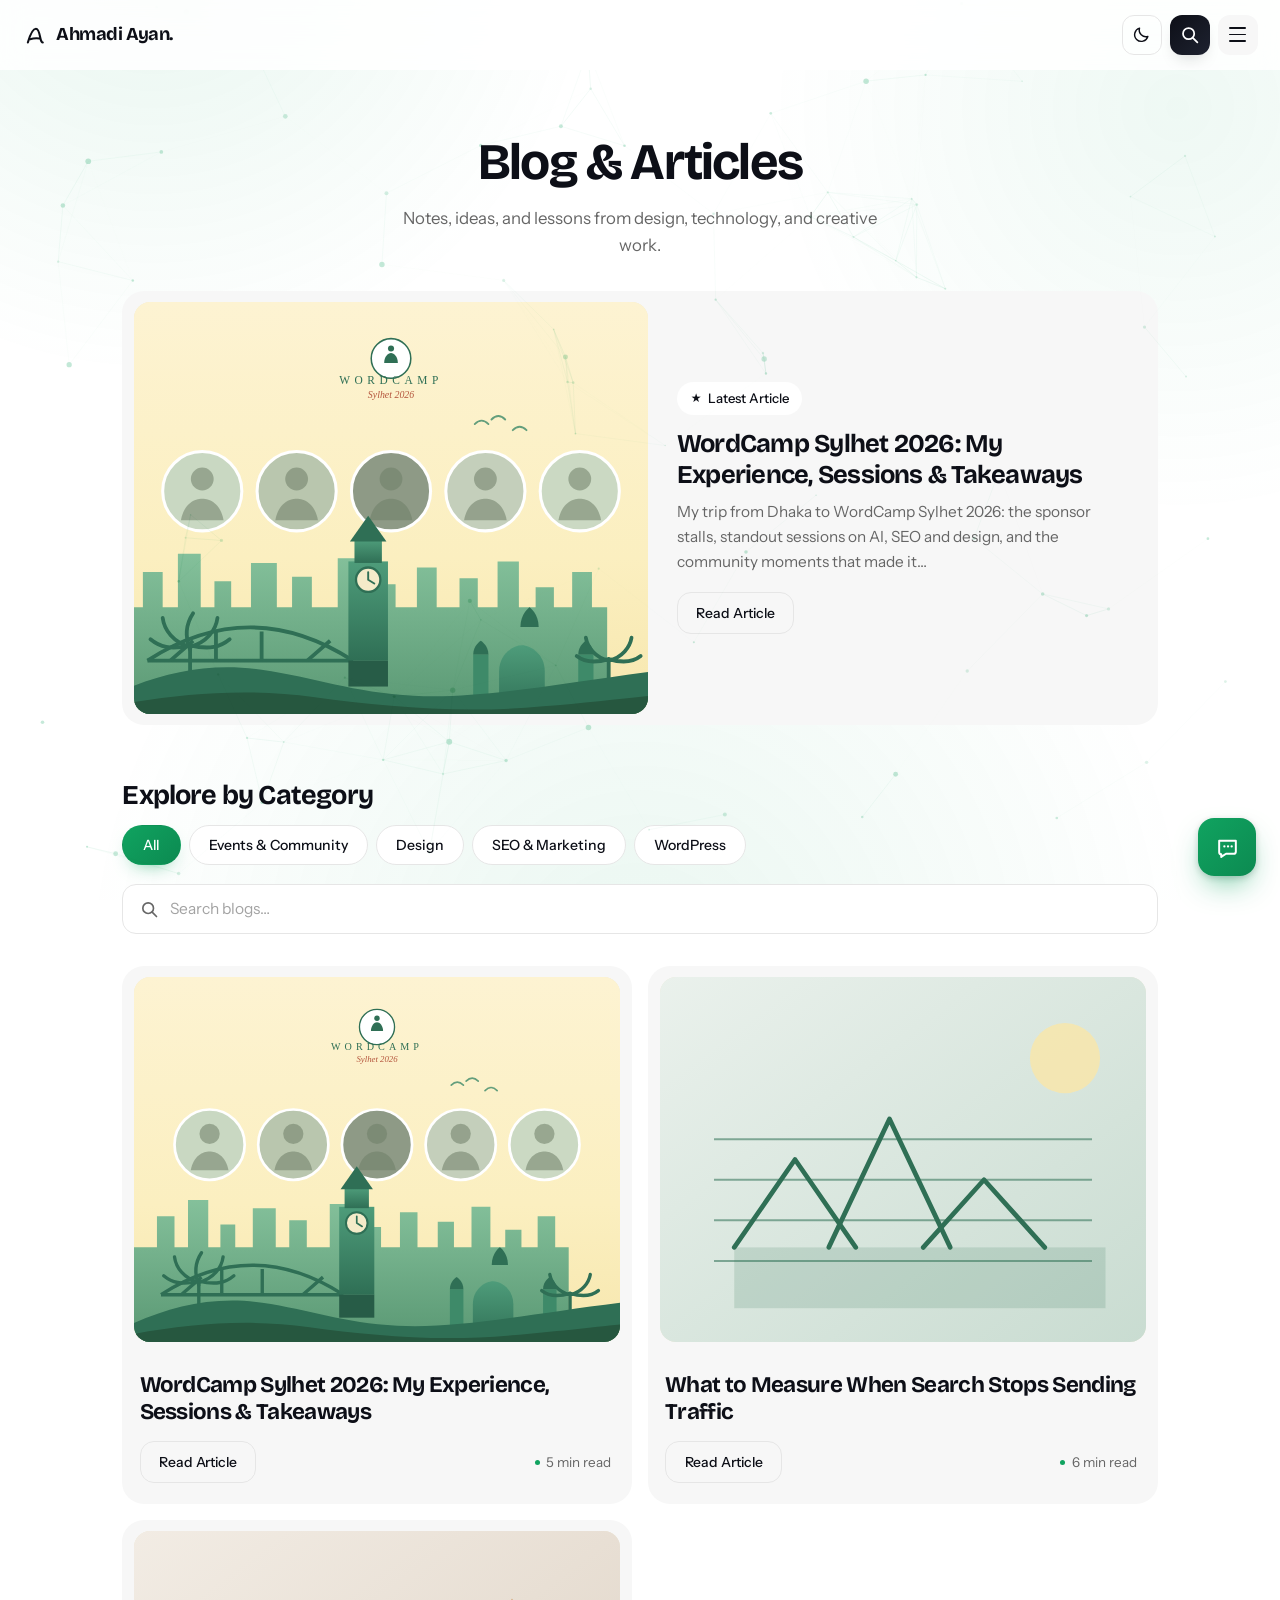
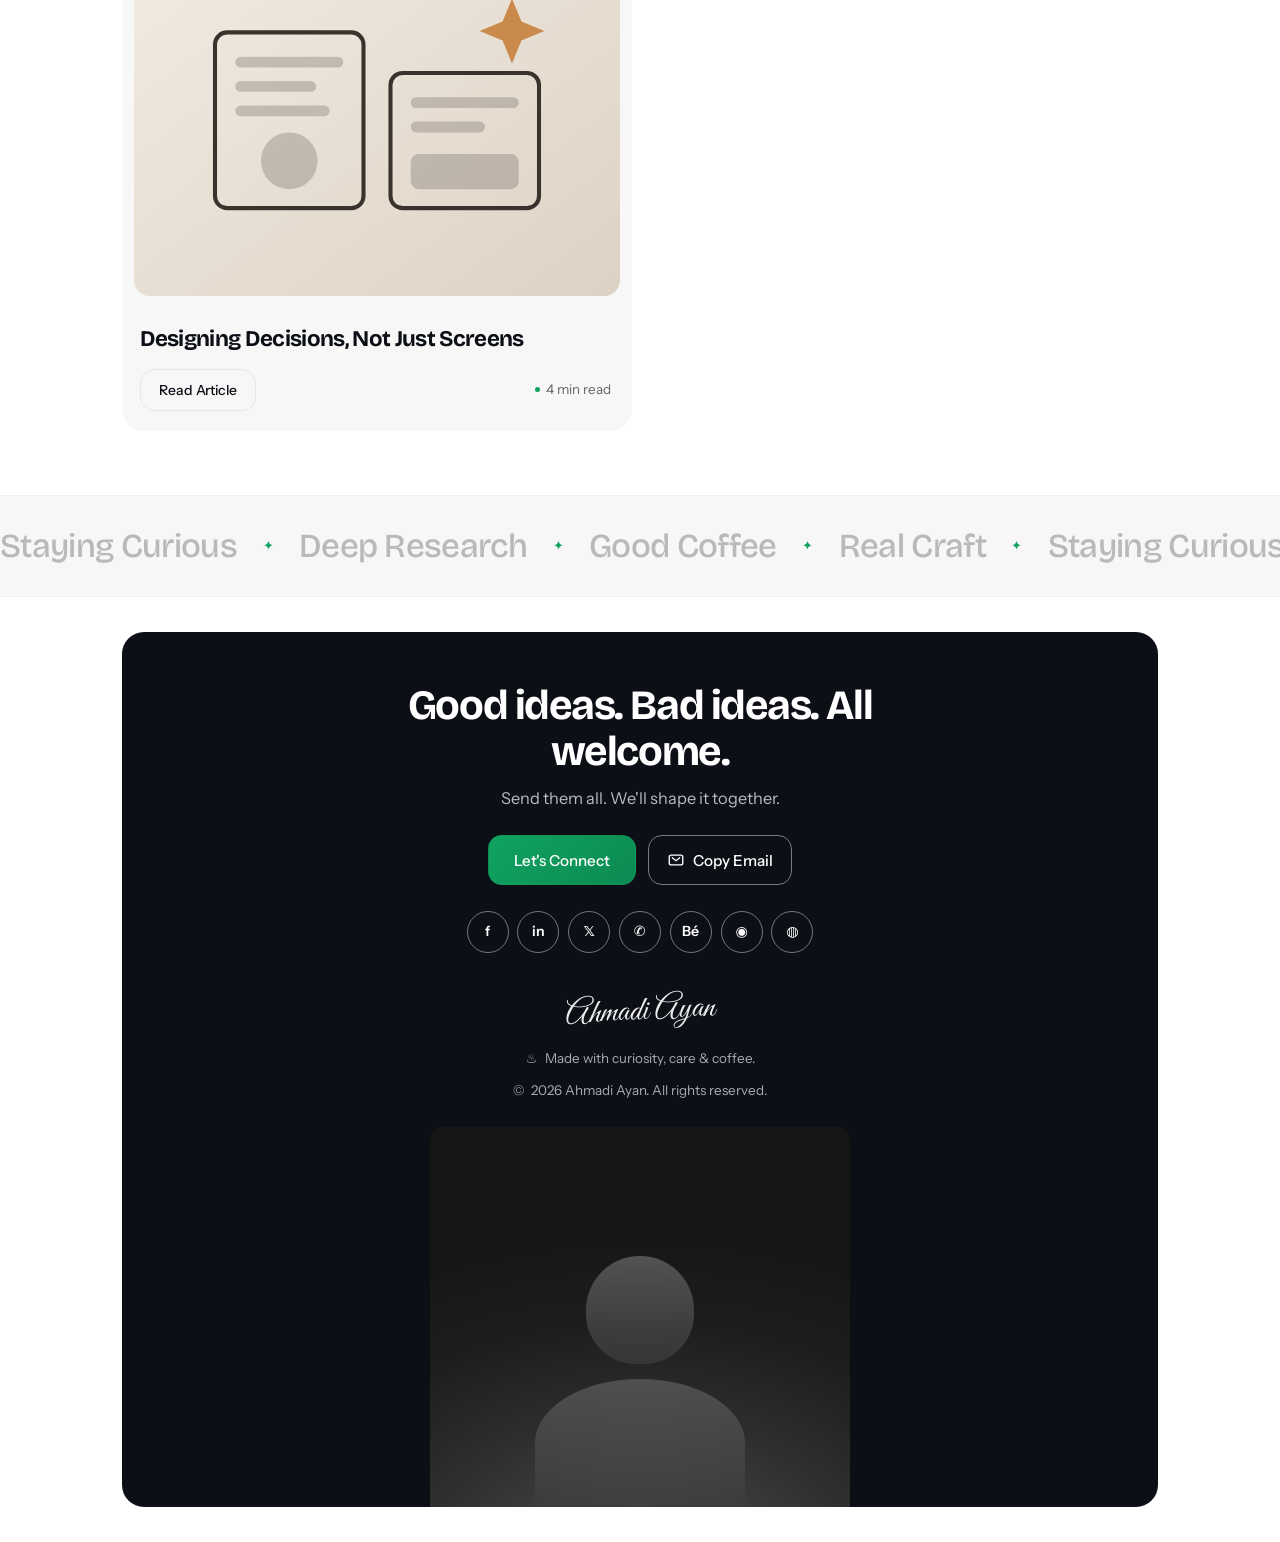
<file: blog.html>
<!DOCTYPE html>
<html lang="en">
<head>
<meta charset="UTF-8" />
<meta name="viewport" content="width=device-width, initial-scale=1" />
<title>Blog &amp; Articles — Ahmadi Ayan</title>
<meta name="description" content="Notes, ideas, and lessons from design, technology, and creative work." />
<meta name="theme-color" content="#ffffff" />
<script>!function(){try{var k="ayan-theme",v=localStorage.getItem(k);var d=v?v:(window.matchMedia("(prefers-color-scheme: dark)").matches?"dark":"light");document.documentElement.dataset.theme=d}catch(e){}}();</script>
<link rel="preconnect" href="https://fonts.googleapis.com" />
<link rel="preconnect" href="https://fonts.gstatic.com" crossorigin />
<link href="https://fonts.googleapis.com/css2?family=Bricolage+Grotesque:opsz,wght@12..96,400;12..96,500;12..96,600;12..96,700;12..96,800&family=Instrument+Sans:wght@400;500;600;700&family=Great+Vibes&display=swap" rel="stylesheet" />
<link rel="stylesheet" href="css/style.css" />
<link rel="stylesheet" href="css/theme.css" />
<link rel="stylesheet" href="css/buttons.css" />
</head>
<body>
<canvas id="particles" aria-hidden="true"></canvas>


<!-- ================= HEADER ================= -->
<header class="hdr" id="hdr">
  <a class="brand" href="index.html" aria-label="Ahmadi Ayan — home">
    <svg class="mark" viewBox="0 0 40 40" aria-hidden="true">
      <path d="M9 31.5c3.4-11.8 7.6-21.2 12.4-21.2 4.4 0 5.6 8.4 6.8 14.4.9 4.5 2 6.8 3.8 6.8" fill="none" stroke="currentColor" stroke-width="3.2" stroke-linecap="round"/>
      <path d="M12.5 26.5c4.6-1.4 9.4-1.7 14.6-1.1" fill="none" stroke="currentColor" stroke-width="3.2" stroke-linecap="round"/>
    </svg>
    <span class="brand-name">Ahmadi Ayan.</span>
  </a>

  <div class="hdr-actions">
    <button class="theme-btn" id="themeBtn" aria-label="Switch to dark theme" title="Toggle theme">
        <svg class="moon" viewBox="0 0 24 24" aria-hidden="true"><path d="M20 14.5A8.5 8.5 0 0 1 9.5 4a8.5 8.5 0 1 0 10.5 10.5Z" fill="none" stroke="currentColor" stroke-width="1.8" stroke-linejoin="round"/></svg>
        <svg class="sun" viewBox="0 0 24 24" aria-hidden="true"><circle cx="12" cy="12" r="4.2" fill="none" stroke="currentColor" stroke-width="1.8"/><path d="M12 2.6v2.2M12 19.2v2.2M2.6 12h2.2M19.2 12h2.2M5.4 5.4l1.6 1.6M17 17l1.6 1.6M18.6 5.4 17 7M7 17l-1.6 1.6" stroke="currentColor" stroke-width="1.8" stroke-linecap="round"/></svg>
      </button>
    <button class="icon-btn icon-dark" id="searchBtn" aria-label="Search" aria-expanded="false">
      <svg viewBox="0 0 24 24" aria-hidden="true">
        <circle cx="11" cy="11" r="6.4" fill="none" stroke="currentColor" stroke-width="2"/>
        <path d="M15.8 15.8 21 21" fill="none" stroke="currentColor" stroke-width="2" stroke-linecap="round"/>
      </svg>
    </button>
    <button class="icon-btn icon-soft" id="menuBtn" aria-label="Menu" aria-expanded="false" aria-controls="menuPanel">
      <span class="bars"><i></i><i></i><i></i></span>
    </button>
  </div>
</header>

<!-- ================= MENU PANEL ================= -->
<div class="scrim" id="scrim" hidden></div>

<nav class="menu-panel" id="menuPanel" hidden aria-label="Main menu">
  <ul class="menu-list">
    <li>
      <a href="index.html#experience" class="menu-link">
        <span class="mi">▬</span>
        <span>Experience</span>
      </a>
    </li>
    <li>
      <a href="index.html#projects" class="menu-link">
        <span class="mi">≣</span>
        <span>Projects</span>
      </a>
    </li>
    <li>
      <a href="index.html#beyond" class="menu-link">
        <span class="mi">♥</span>
        <span>Beyond Work</span>
      </a>
    </li>
    <li>
      <a href="blog.html" class="menu-link is-active">
        <span class="mi">✎</span>
        <span>Blog</span>
      </a>
    </li>
    <li>
      <button class="menu-link acc-btn" id="accBtn" aria-expanded="false" aria-controls="accBody">
        <span class="mi">▤</span>
        <span>Resources</span>
        <svg class="chev" viewBox="0 0 24 24" aria-hidden="true"><path d="m6 9 6 6 6-6" fill="none" stroke="currentColor" stroke-width="2" stroke-linecap="round" stroke-linejoin="round"/></svg>
      </button>
      <div class="acc-body" id="accBody" hidden>
        <a href="resources.html">Books &amp; Guides</a>
        <a href="resources.html">Career Resources</a>
        <a href="resources.html">Tools I use</a>
        <a href="resources.html">Downloads</a>
      </div>
    </li>
    <li>
      <a href="#search" class="menu-link" id="menuSearch">
        <span class="mi">⌕</span>
        <span>Search &amp; Actions</span>
      </a>
    </li>
    <li>
      <a href="resume.html" class="menu-link">
        <span class="mi">▣</span>
        <span>Resume &amp; CV</span>
      </a>
    </li>
  </ul>
</nav>

<!-- ================= SEARCH OVERLAY ================= -->
<div class="search-sheet" id="searchSheet" hidden role="dialog" aria-modal="true" aria-label="Search and actions">
  <div class="search-sheet-top">
    <div class="search-field">
      <svg viewBox="0 0 24 24" aria-hidden="true"><circle cx="11" cy="11" r="6.4" fill="none" stroke="currentColor" stroke-width="2"/><path d="M15.8 15.8 21 21" fill="none" stroke="currentColor" stroke-width="2" stroke-linecap="round"/></svg>
      <input type="search" id="sheetInput" placeholder="Search blogs, projects, resources…" autocomplete="off" />
    </div>
    <button class="sheet-close" id="sheetClose" aria-label="Close search">✕</button>
  </div>

  <p class="sheet-label">Quick actions</p>
  <ul class="sheet-actions">
    <li><a href="blog.html">Read the blog</a><span>↗</span></li>
    <li><a href="#" id="copyAction">Copy email address</a><span>⧉</span></li>
    <li><a href="mailto:hello@ahmadiayan.com">Book a call</a><span>↗</span></li>
    <li><a href="#">Download résumé</a><span>↓</span></li>
  </ul>

  <p class="sheet-label">Recent articles</p>
  <ul class="sheet-results" id="sheetResults">
    <li><a href="article.html">WordCamp Sylhet 2026: My Experience, Sessions &amp; Takeaways</a></li>
  </ul>
</div>

<main>

  <!-- ================= HERO ================= -->
  <section class="hero">
    <h1>Blog &amp; Articles</h1>
    <p class="hero-sub">Notes, ideas, and lessons from design, technology, and creative work.</p>
  </section>

  <!-- ================= LATEST ARTICLE ================= -->
  <section class="wrap">
    <article class="post-card featured">
      <a class="post-thumb" href="article.html">
        <img src="images/cover-wordcamp.svg" alt="WordCamp Sylhet 2026 cover" />
      </a>

      <div class="post-body">
        <span class="badge"><span aria-hidden="true">★</span> Latest Article</span>
        <h2 class="post-title"><a href="article.html">WordCamp Sylhet 2026: My Experience, Sessions &amp; Takeaways</a></h2>
        <p class="post-excerpt">My trip from Dhaka to WordCamp Sylhet 2026: the sponsor stalls, standout sessions on AI, SEO and design, and the community moments that made it…</p>
        <a class="btn-pill" href="article.html">Read Article</a>
      </div>
    </article>
  </section>

  <!-- ================= CATEGORY + SEARCH ================= -->
  <section class="wrap explore">
    <h2 class="sec-title">Explore by Category</h2>

    <div class="chips" role="tablist" aria-label="Categories">
      <button class="chip is-active" data-cat="all" role="tab" aria-selected="true">All</button>
      <button class="chip" data-cat="events" role="tab" aria-selected="false">Events &amp; Community</button>
      <button class="chip" data-cat="design" role="tab" aria-selected="false">Design</button>
      <button class="chip" data-cat="seo" role="tab" aria-selected="false">SEO &amp; Marketing</button>
      <button class="chip" data-cat="wordpress" role="tab" aria-selected="false">WordPress</button>
    </div>

    <div class="search-field search-field--page">
      <svg viewBox="0 0 24 24" aria-hidden="true"><circle cx="11" cy="11" r="6.4" fill="none" stroke="currentColor" stroke-width="2"/><path d="M15.8 15.8 21 21" fill="none" stroke="currentColor" stroke-width="2" stroke-linecap="round"/></svg>
      <input type="search" id="pageSearch" placeholder="Search blogs…" autocomplete="off" />
    </div>
  </section>

  <!-- ================= POST LIST ================= -->
  <section class="wrap list" id="postList">

    <article class="post-card" data-cat="events" data-title="wordcamp sylhet 2026 my experience sessions takeaways">
      <a class="post-thumb" href="article.html">
        <img src="images/cover-wordcamp.svg" alt="WordCamp Sylhet 2026 cover" />
      </a>
      <div class="post-body">
        <h3 class="post-title"><a href="article.html">WordCamp Sylhet 2026: My Experience, Sessions &amp; Takeaways</a></h3>
        <div class="post-foot">
          <a class="btn-pill" href="article.html">Read Article</a>
          <span class="read-time"><i></i>5 min read</span>
        </div>
      </div>
    </article>

    <article class="post-card" data-cat="seo" data-title="what to measure when search stops sending traffic analytics">
      <a class="post-thumb" href="article.html">
        <img src="images/cover-alt.svg" alt="Analytics cover" />
      </a>
      <div class="post-body">
        <h3 class="post-title"><a href="article.html">What to Measure When Search Stops Sending Traffic</a></h3>
        <div class="post-foot">
          <a class="btn-pill" href="article.html">Read Article</a>
          <span class="read-time"><i></i>6 min read</span>
        </div>
      </div>
    </article>

    <article class="post-card" data-cat="design" data-title="designing decisions not just screens product design">
      <a class="post-thumb" href="article.html">
        <img src="images/cover-design.svg" alt="Design cover" />
      </a>
      <div class="post-body">
        <h3 class="post-title"><a href="article.html">Designing Decisions, Not Just Screens</a></h3>
        <div class="post-foot">
          <a class="btn-pill" href="article.html">Read Article</a>
          <span class="read-time"><i></i>4 min read</span>
        </div>
      </div>
    </article>

    <p class="empty" id="empty" hidden>No articles match that search.</p>
  </section>

  <!-- ================= MARQUEE ================= -->
  <div class="ticker" aria-hidden="true">
    <div class="ticker-track">
      <span>Staying Curious</span><span class="dot">✦</span>
      <span>Deep Research</span><span class="dot">✦</span>
      <span>Good Coffee</span><span class="dot">✦</span>
      <span>Real Craft</span><span class="dot">✦</span>
      <span>Staying Curious</span><span class="dot">✦</span>
      <span>Deep Research</span><span class="dot">✦</span>
      <span>Good Coffee</span><span class="dot">✦</span>
      <span>Real Craft</span><span class="dot">✦</span>
    </div>
  </div>

  <!-- ================= FOOTER CTA ================= -->
  <footer class="foot-wrap">
    <div class="foot-card">
      <h2>Good ideas. Bad ideas. All welcome.</h2>
      <p class="foot-sub">Send them all. We'll shape it together.</p>

      <div class="foot-btns">
        <a class="btn-pill btn-full" href="mailto:hello@ahmadiayan.com">Let's Connect</a>
        <button class="btn-pill btn-ghost" id="copyEmail">
          <svg viewBox="0 0 24 24" aria-hidden="true"><rect x="3" y="5.5" width="18" height="13" rx="2.5" fill="none" stroke="currentColor" stroke-width="1.8"/><path d="m7 9 5 4 5-4" fill="none" stroke="currentColor" stroke-width="1.8" stroke-linecap="round"/></svg>
          Copy Email
        </button>
      </div>

      <ul class="socials">
        <li><a href="#" aria-label="Facebook">f</a></li>
        <li><a href="#" aria-label="LinkedIn">in</a></li>
        <li><a href="#" aria-label="X">𝕏</a></li>
        <li><a href="#" aria-label="WhatsApp">✆</a></li>
        <li><a href="#" aria-label="Behance">Bé</a></li>
        <li><a href="#" aria-label="GitHub">◉</a></li>
        <li><a href="#" aria-label="Dribbble">◍</a></li>
      </ul>

      <p class="signature" aria-hidden="true">Ahmadi Ayan</p>

      <p class="foot-note"><span aria-hidden="true">♨</span> Made with curiosity, care &amp; coffee.</p>
      <p class="foot-note"><span aria-hidden="true">©</span> 2026 Ahmadi Ayan. All rights reserved.</p>

      <div class="foot-photo" aria-hidden="true"></div>
    </div>
  </footer>

</main>

<!-- ================= FLOATING CHAT ================= -->
<button class="fab" id="fab" aria-label="Chat with me">
  <svg viewBox="0 0 24 24" aria-hidden="true">
    <path d="M4 5.5h16v10.5a2 2 0 0 1-2 2h-7.4L6 21v-2.5H6a2 2 0 0 1-2-2z" fill="none" stroke="currentColor" stroke-width="1.9" stroke-linejoin="round"/>
    <circle cx="9" cy="11" r="1.1" fill="currentColor"/><circle cx="12.5" cy="11" r="1.1" fill="currentColor"/><circle cx="16" cy="11" r="1.1" fill="currentColor"/>
  </svg>
</button>

<div class="toast" id="toast" role="status" aria-live="polite"></div>

<script src="js/theme.js"></script>
<script src="js/app.js"></script>
<script src="js/particles.js"></script>
</body>
</html>
</file>
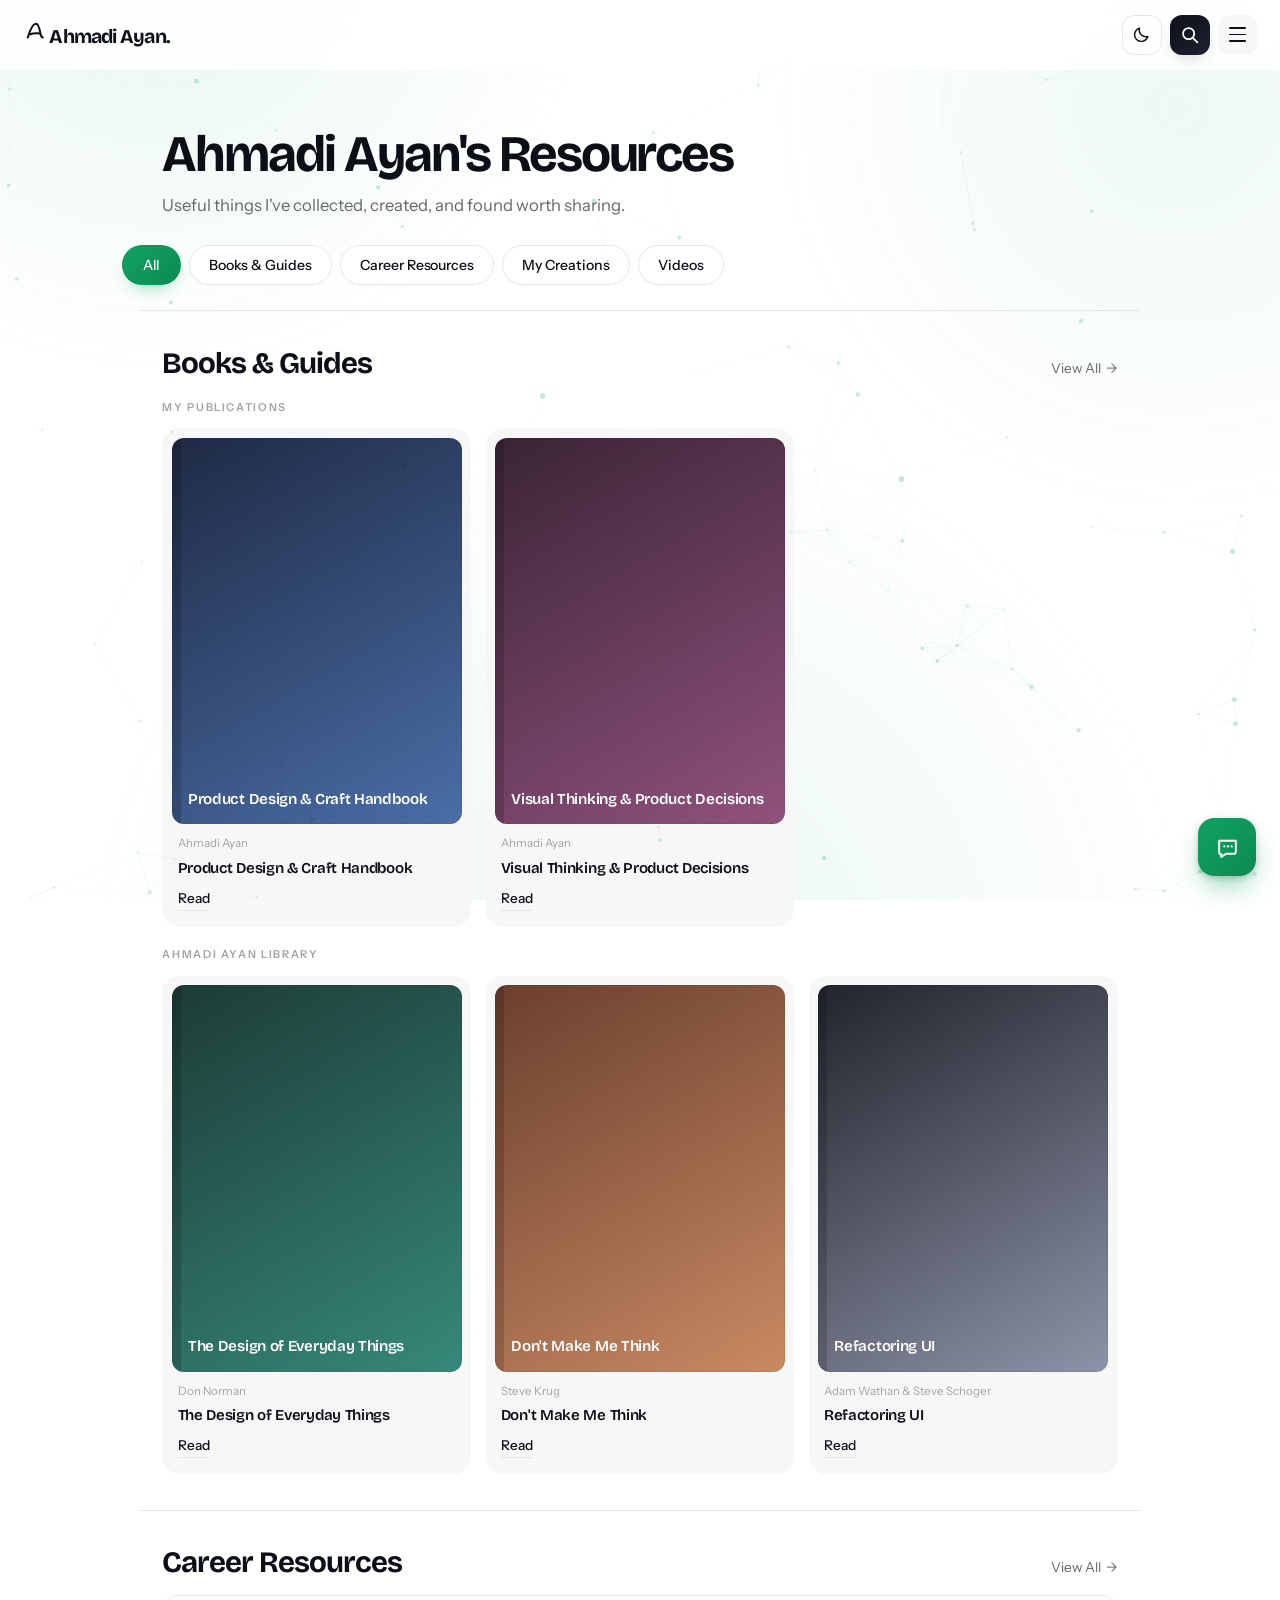
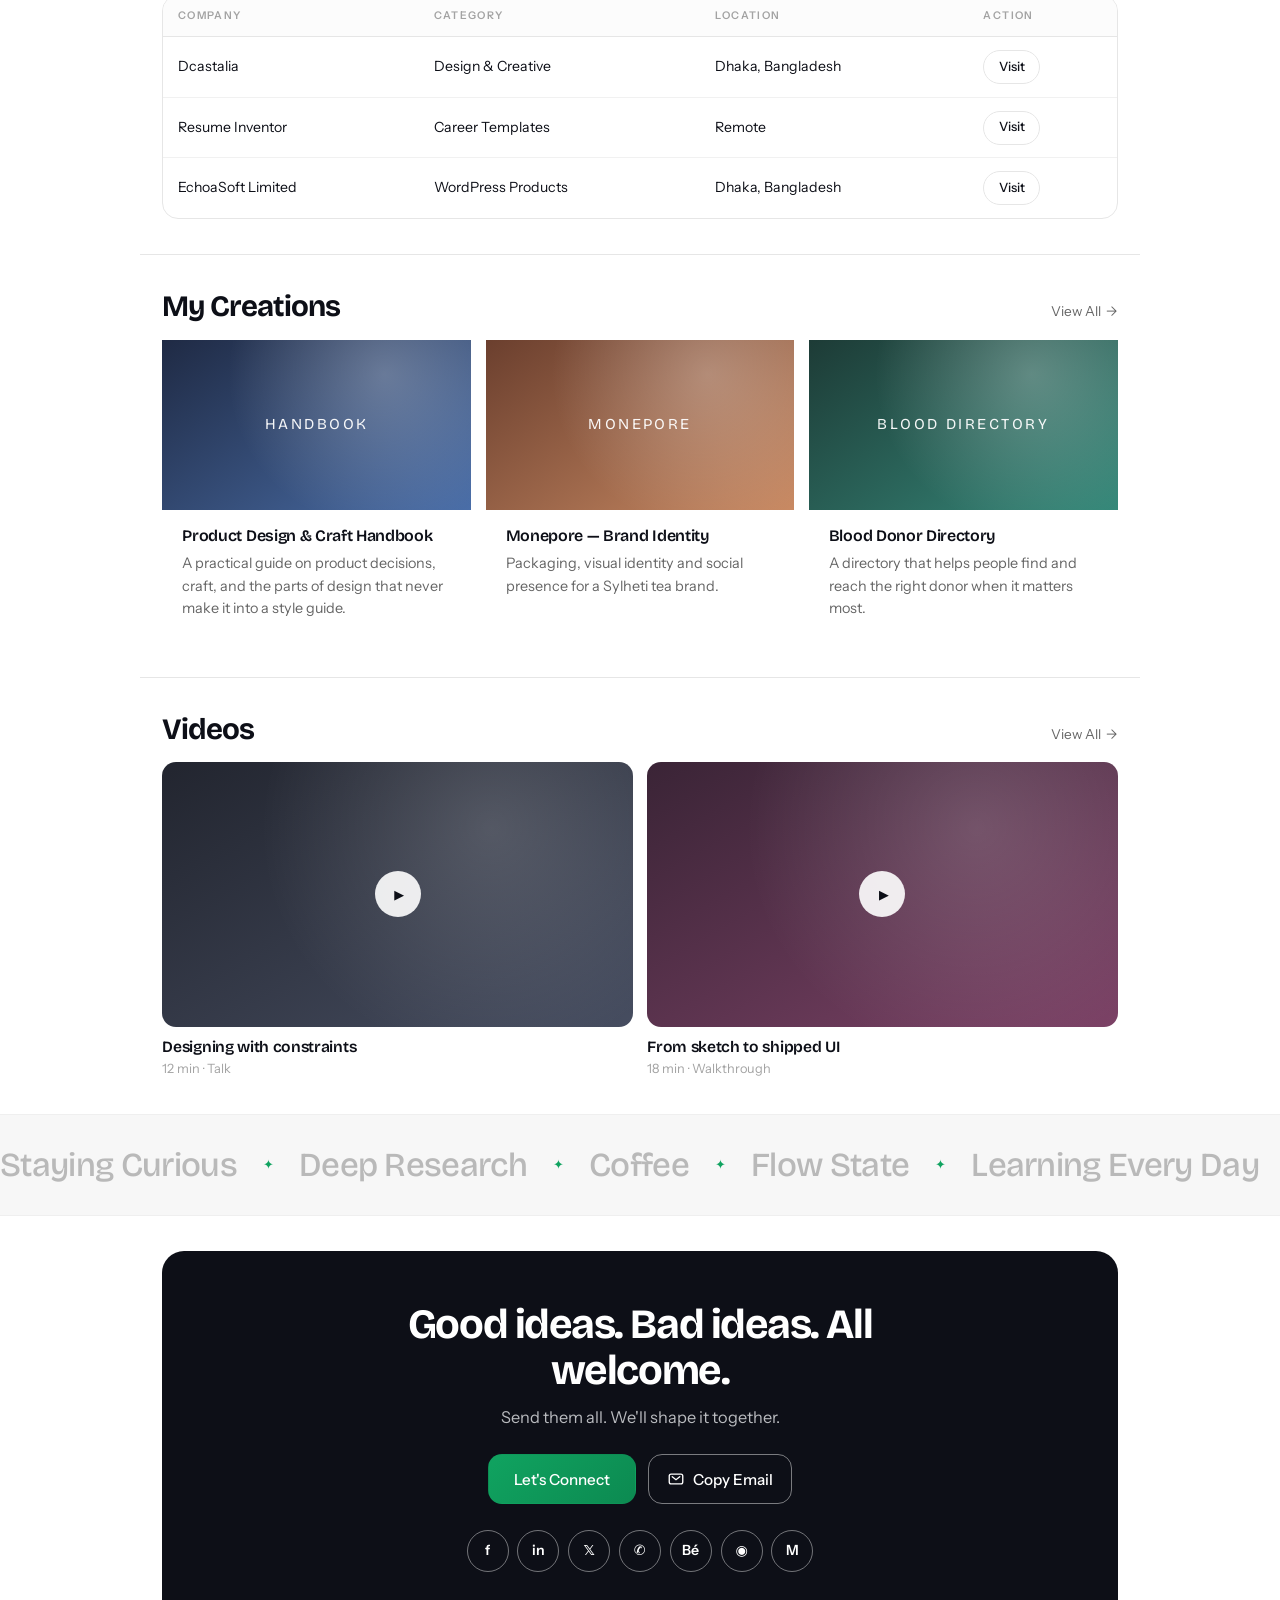
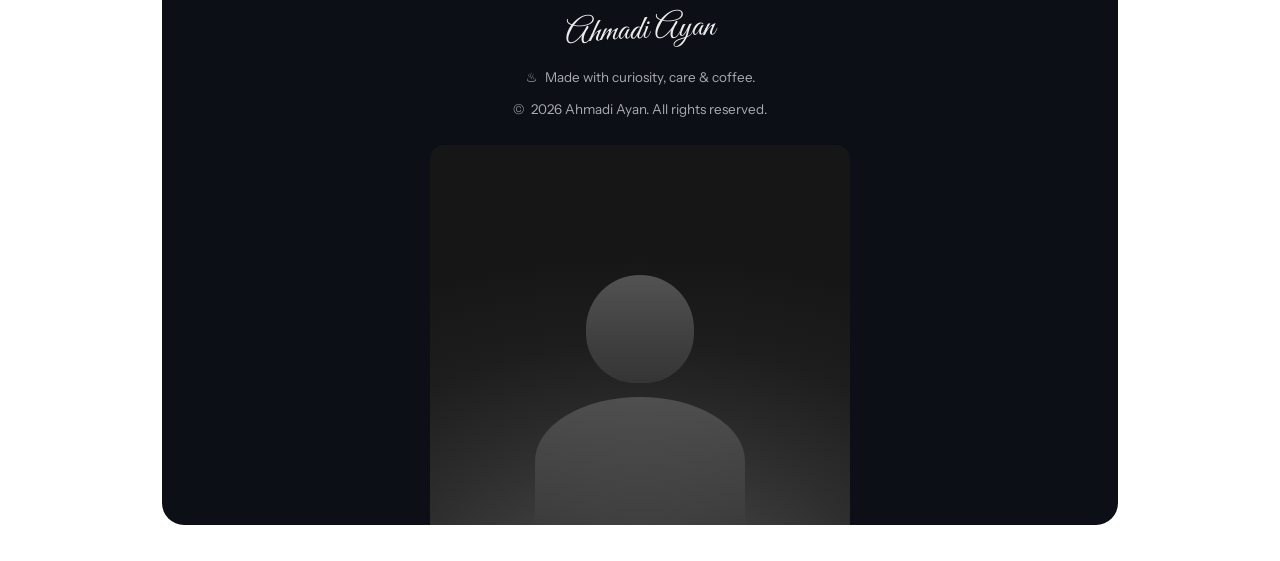
<file: resources.html>
<!DOCTYPE html>
<html lang="en">
<head>
<meta charset="UTF-8" />
<meta name="viewport" content="width=device-width, initial-scale=1" />
<title>Resources for Curious Minds — Ahmadi Ayan</title>
<meta name="description" content="Useful things I've collected, created, and found worth sharing — books, guides, career resources and my own publications." />
<meta name="theme-color" content="#ffffff" />
<script>!function(){try{var k="ayan-theme",v=localStorage.getItem(k);var d=v?v:(window.matchMedia("(prefers-color-scheme: dark)").matches?"dark":"light");document.documentElement.dataset.theme=d}catch(e){}}();</script>
<link rel="preconnect" href="https://fonts.googleapis.com" />
<link rel="preconnect" href="https://fonts.gstatic.com" crossorigin />
<link href="https://fonts.googleapis.com/css2?family=Bricolage+Grotesque:opsz,wght@12..96,400;12..96,500;12..96,600;12..96,700;12..96,800&family=Instrument+Sans:wght@400;500;600;700&family=Great+Vibes&display=swap" rel="stylesheet" />
<link rel="stylesheet" href="css/style.css" />
<link rel="stylesheet" href="css/home.css" />
<link rel="stylesheet" href="css/pages.css" />
<link rel="stylesheet" href="css/theme.css" />
<link rel="stylesheet" href="css/buttons.css" />
</head>
<body>
<canvas id="particles" aria-hidden="true"></canvas>


<header class="hdr" id="hdr">
  <a class="brand" href="index.html" aria-label="Ahmadi Ayan — home">
    <svg class="mark" viewBox="0 0 40 40" aria-hidden="true">
      <path d="M9 31.5c3.4-11.8 7.6-21.2 12.4-21.2 4.4 0 5.6 8.4 6.8 14.4.9 4.5 2 6.8 3.8 6.8" fill="none" stroke="currentColor" stroke-width="3.2" stroke-linecap="round"/>
      <path d="M12.5 26.5c4.6-1.4 9.4-1.7 14.6-1.1" fill="none" stroke="currentColor" stroke-width="3.2" stroke-linecap="round"/>
    </svg>
    <span class="brand-name">Ahmadi Ayan.</span>
  </a>

  <div class="hdr-actions">
    <button class="theme-btn" id="themeBtn" aria-label="Switch to dark theme" title="Toggle theme">
        <svg class="moon" viewBox="0 0 24 24" aria-hidden="true"><path d="M20 14.5A8.5 8.5 0 0 1 9.5 4a8.5 8.5 0 1 0 10.5 10.5Z" fill="none" stroke="currentColor" stroke-width="1.8" stroke-linejoin="round"/></svg>
        <svg class="sun" viewBox="0 0 24 24" aria-hidden="true"><circle cx="12" cy="12" r="4.2" fill="none" stroke="currentColor" stroke-width="1.8"/><path d="M12 2.6v2.2M12 19.2v2.2M2.6 12h2.2M19.2 12h2.2M5.4 5.4l1.6 1.6M17 17l1.6 1.6M18.6 5.4 17 7M7 17l-1.6 1.6" stroke="currentColor" stroke-width="1.8" stroke-linecap="round"/></svg>
      </button>
    <button class="icon-btn icon-dark" id="searchBtn" aria-label="Search" aria-expanded="false">
      <svg viewBox="0 0 24 24" aria-hidden="true">
        <circle cx="11" cy="11" r="6.4" fill="none" stroke="currentColor" stroke-width="2"/>
        <path d="M15.8 15.8 21 21" fill="none" stroke="currentColor" stroke-width="2" stroke-linecap="round"/>
      </svg>
    </button>
    <button class="icon-btn icon-soft" id="menuBtn" aria-label="Menu" aria-expanded="false" aria-controls="menuPanel">
      <span class="bars"><i></i><i></i><i></i></span>
    </button>
  </div>
</header>

<div class="scrim" id="scrim" hidden></div>

<nav class="menu-panel" id="menuPanel" hidden aria-label="Main menu">
  <ul class="menu-list">
    <li><a href="index.html#experience" class="menu-link"><span class="mi">▬</span><span>Experience</span></a></li>
    <li><a href="index.html#projects" class="menu-link"><span class="mi">≣</span><span>Projects</span></a></li>
    <li><a href="index.html#beyond" class="menu-link"><span class="mi">♥</span><span>Beyond Work</span></a></li>
    <li><a href="blog.html" class="menu-link"><span class="mi">✎</span><span>Blog</span></a></li>
    <li>
      <button class="menu-link acc-btn is-active" id="accBtn" aria-expanded="true" aria-controls="accBody">
        <span class="mi">▤</span><span>Resources</span>
        <svg class="chev" viewBox="0 0 24 24" aria-hidden="true"><path d="m6 9 6 6 6-6" fill="none" stroke="currentColor" stroke-width="2" stroke-linecap="round" stroke-linejoin="round"/></svg>
      </button>
      <div class="acc-body" id="accBody">
        <a href="resources.html">Books &amp; Guides</a>
        <a href="resources.html">Career Resources</a>
        <a href="resources.html">My Creations</a>
        <a href="resources.html">Videos</a>
      </div>
    </li>
    <li><a href="#search" class="menu-link" id="menuSearch"><span class="mi">⌕</span><span>Search &amp; Actions</span></a></li>
    <li><a href="resume.html" class="menu-link"><span class="mi">▣</span><span>Resume &amp; CV</span></a></li>
  </ul>
</nav>

<div class="search-sheet" id="searchSheet" hidden role="dialog" aria-modal="true" aria-label="Search and actions">
  <div class="search-sheet-top">
    <div class="search-field">
      <svg viewBox="0 0 24 24" aria-hidden="true"><circle cx="11" cy="11" r="6.4" fill="none" stroke="currentColor" stroke-width="2"/><path d="M15.8 15.8 21 21" fill="none" stroke="currentColor" stroke-width="2" stroke-linecap="round"/></svg>
      <input type="search" id="sheetInput" placeholder="Search blogs, projects, resources…" autocomplete="off" />
    </div>
    <button class="sheet-close" id="sheetClose" aria-label="Close search">✕</button>
  </div>

  <p class="sheet-label">Quick actions</p>
  <ul class="sheet-actions">
    <li><a href="blog.html">Read the blog</a><span>↗</span></li>
    <li><a href="#" id="copyAction">Copy email address</a><span>⧉</span></li>
    <li><a href="mailto:hello@ahmadiayan.com">Book a call</a><span>↗</span></li>
    <li><a href="resume.html">Download résumé</a><span>↓</span></li>
  </ul>

  <p class="sheet-label">Recent articles</p>
  <ul class="sheet-results" id="sheetResults">
    <li><a href="article.html">WordCamp Sylhet 2026: My Experience, Sessions &amp; Takeaways</a></li>
  </ul>
</div>

<main>

  <section class="page-head">
    <h1>Ahmadi Ayan's Resources</h1>
    <p class="page-sub">Useful things I've collected, created, and found worth sharing.</p>
  </section>

  <section class="wrap">
    <div class="chips res-chips" role="tablist" aria-label="Resource categories">
      <button class="chip is-active" data-res="all" role="tab" aria-selected="true">All</button>
      <button class="chip" data-res="books" role="tab" aria-selected="false">Books &amp; Guides</button>
      <button class="chip" data-res="career" role="tab" aria-selected="false">Career Resources</button>
      <button class="chip" data-res="creations" role="tab" aria-selected="false">My Creations</button>
      <button class="chip" data-res="videos" role="tab" aria-selected="false">Videos</button>
    </div>
  </section>

  <!-- ============ BOOKS & GUIDES ============ -->
  <section class="res-block wrap" data-block="books">
    <div class="res-head">
      <h2>Books &amp; Guides</h2>
      <a class="view-all" href="#">View All <span>→</span></a>
    </div>

    <p class="res-owner">My Publications</p>

    <div class="book-grid">
      <article class="book">
        <div class="book-cover c1"><span>Product Design &amp; Craft Handbook</span></div>
        <p class="book-tags">Ahmadi Ayan</p>
        <h3 class="book-title">Product Design &amp; Craft Handbook</h3>
        <a class="book-read" href="#">Read</a>
      </article>

      <article class="book">
        <div class="book-cover c2"><span>Visual Thinking &amp; Product Decisions</span></div>
        <p class="book-tags">Ahmadi Ayan</p>
        <h3 class="book-title">Visual Thinking &amp; Product Decisions</h3>
        <a class="book-read" href="#">Read</a>
      </article>
    </div>

    <p class="res-owner">Ahmadi Ayan Library</p>

    <div class="book-grid">
      <article class="book">
        <div class="book-cover c3"><span>The Design of Everyday Things</span></div>
        <p class="book-tags">Don Norman</p>
        <h3 class="book-title">The Design of Everyday Things</h3>
        <a class="book-read" href="#">Read</a>
      </article>

      <article class="book">
        <div class="book-cover c4"><span>Don't Make Me Think</span></div>
        <p class="book-tags">Steve Krug</p>
        <h3 class="book-title">Don't Make Me Think</h3>
        <a class="book-read" href="#">Read</a>
      </article>

      <article class="book">
        <div class="book-cover c5"><span>Refactoring UI</span></div>
        <p class="book-tags">Adam Wathan &amp; Steve Schoger</p>
        <h3 class="book-title">Refactoring UI</h3>
        <a class="book-read" href="#">Read</a>
      </article>
    </div>
  </section>

  <!-- ============ CAREER ============ -->
  <section class="res-block wrap" data-block="career">
    <div class="res-head">
      <h2>Career Resources</h2>
      <a class="view-all" href="#">View All <span>→</span></a>
    </div>

    <div class="table-wrap">
      <table class="res-table">
        <thead>
          <tr><th>Company</th><th>Category</th><th>Location</th><th>Action</th></tr>
        </thead>
        <tbody>
          <tr>
            <td data-label="Company">Dcastalia</td>
            <td data-label="Category">Design &amp; Creative</td>
            <td data-label="Location">Dhaka, Bangladesh</td>
            <td data-label="Action"><a class="tbl-btn" href="#">Visit</a></td>
          </tr>
          <tr>
            <td data-label="Company">Resume Inventor</td>
            <td data-label="Category">Career Templates</td>
            <td data-label="Location">Remote</td>
            <td data-label="Action"><a class="tbl-btn" href="#">Visit</a></td>
          </tr>
          <tr>
            <td data-label="Company">EchoaSoft Limited</td>
            <td data-label="Category">WordPress Products</td>
            <td data-label="Location">Dhaka, Bangladesh</td>
            <td data-label="Action"><a class="tbl-btn" href="#">Visit</a></td>
          </tr>
        </tbody>
      </table>
    </div>
  </section>

  <!-- ============ CREATIONS ============ -->
  <section class="res-block wrap" data-block="creations">
    <div class="res-head">
      <h2>My Creations</h2>
      <a class="view-all" href="#">View All <span>→</span></a>
    </div>

    <div class="creation-grid">
      <article class="card creation">
        <div class="proj-thumb t1"><span>Handbook</span></div>
        <div class="proj-body">
          <h3>Product Design &amp; Craft Handbook</h3>
          <p>A practical guide on product decisions, craft, and the parts of design that never make it into a style guide.</p>
        </div>
      </article>

      <article class="card creation">
        <div class="proj-thumb t2"><span>Monepore</span></div>
        <div class="proj-body">
          <h3>Monepore — Brand Identity</h3>
          <p>Packaging, visual identity and social presence for a Sylheti tea brand.</p>
        </div>
      </article>

      <article class="card creation">
        <div class="proj-thumb t3"><span>Blood Directory</span></div>
        <div class="proj-body">
          <h3>Blood Donor Directory</h3>
          <p>A directory that helps people find and reach the right donor when it matters most.</p>
        </div>
      </article>
    </div>
  </section>

  <!-- ============ VIDEOS ============ -->
  <section class="res-block wrap" data-block="videos">
    <div class="res-head">
      <h2>Videos</h2>
      <a class="view-all" href="#">View All <span>→</span></a>
    </div>

    <div class="video-grid">
      <a class="video" href="#">
        <div class="video-thumb"><span class="play">▶</span></div>
        <h3>Designing with constraints</h3>
        <p class="video-meta">12 min · Talk</p>
      </a>
      <a class="video" href="#">
        <div class="video-thumb alt"><span class="play">▶</span></div>
        <h3>From sketch to shipped UI</h3>
        <p class="video-meta">18 min · Walkthrough</p>
      </a>
    </div>
  </section>

  <div class="ticker" aria-hidden="true">
    <div class="ticker-track">
      <span>Staying Curious</span><span class="dot">✦</span>
      <span>Deep Research</span><span class="dot">✦</span>
      <span>Coffee</span><span class="dot">✦</span>
      <span>Flow State</span><span class="dot">✦</span>
      <span>Learning Every Day</span><span class="dot">✦</span>
      <span>Exploring AI</span><span class="dot">✦</span>
      <span>Staying Curious</span><span class="dot">✦</span>
      <span>Deep Research</span><span class="dot">✦</span>
      <span>Coffee</span><span class="dot">✦</span>
      <span>Flow State</span><span class="dot">✦</span>
      <span>Learning Every Day</span><span class="dot">✦</span>
      <span>Exploring AI</span><span class="dot">✦</span>
    </div>
  </div>

  <footer class="foot-wrap">
    <div class="foot-card">
      <h2>Good ideas. Bad ideas. All welcome.</h2>
      <p class="foot-sub">Send them all. We'll shape it together.</p>

      <div class="foot-btns">
        <a class="btn-pill btn-full" href="mailto:hello@ahmadiayan.com">Let's Connect</a>
        <button class="btn-pill btn-ghost" id="copyEmail">
          <svg viewBox="0 0 24 24" aria-hidden="true"><rect x="3" y="5.5" width="18" height="13" rx="2.5" fill="none" stroke="currentColor" stroke-width="1.8"/><path d="m7 9 5 4 5-4" fill="none" stroke="currentColor" stroke-width="1.8" stroke-linecap="round"/></svg>
          Copy Email
        </button>
      </div>

      <ul class="socials">
        <li><a href="#" aria-label="Facebook">f</a></li>
        <li><a href="#" aria-label="LinkedIn">in</a></li>
        <li><a href="#" aria-label="Twitter">𝕏</a></li>
        <li><a href="#" aria-label="WhatsApp">✆</a></li>
        <li><a href="#" aria-label="Behance">Bé</a></li>
        <li><a href="#" aria-label="GitHub">◉</a></li>
        <li><a href="#" aria-label="Medium">M</a></li>
      </ul>

      <p class="signature" aria-hidden="true">Ahmadi Ayan</p>

      <p class="foot-note"><span aria-hidden="true">♨</span> Made with curiosity, care &amp; coffee.</p>
      <p class="foot-note"><span aria-hidden="true">©</span> 2026 Ahmadi Ayan. All rights reserved.</p>

      <div class="foot-photo" aria-hidden="true"></div>
    </div>
  </footer>

</main>

<button class="fab" id="fab" aria-label="Chat with me">
  <svg viewBox="0 0 24 24" aria-hidden="true">
    <path d="M4 5.5h16v10.5a2 2 0 0 1-2 2h-7.4L6 21v-2.5H6a2 2 0 0 1-2-2z" fill="none" stroke="currentColor" stroke-width="1.9" stroke-linejoin="round"/>
    <circle cx="9" cy="11" r="1.1" fill="currentColor"/><circle cx="12.5" cy="11" r="1.1" fill="currentColor"/><circle cx="16" cy="11" r="1.1" fill="currentColor"/>
  </svg>
</button>

<div class="toast" id="toast" role="status" aria-live="polite"></div>

<script src="js/theme.js"></script>
<script src="js/app.js"></script>
<script src="js/pages.js"></script>
<script src="js/particles.js"></script>
</body>
</html>
</file>
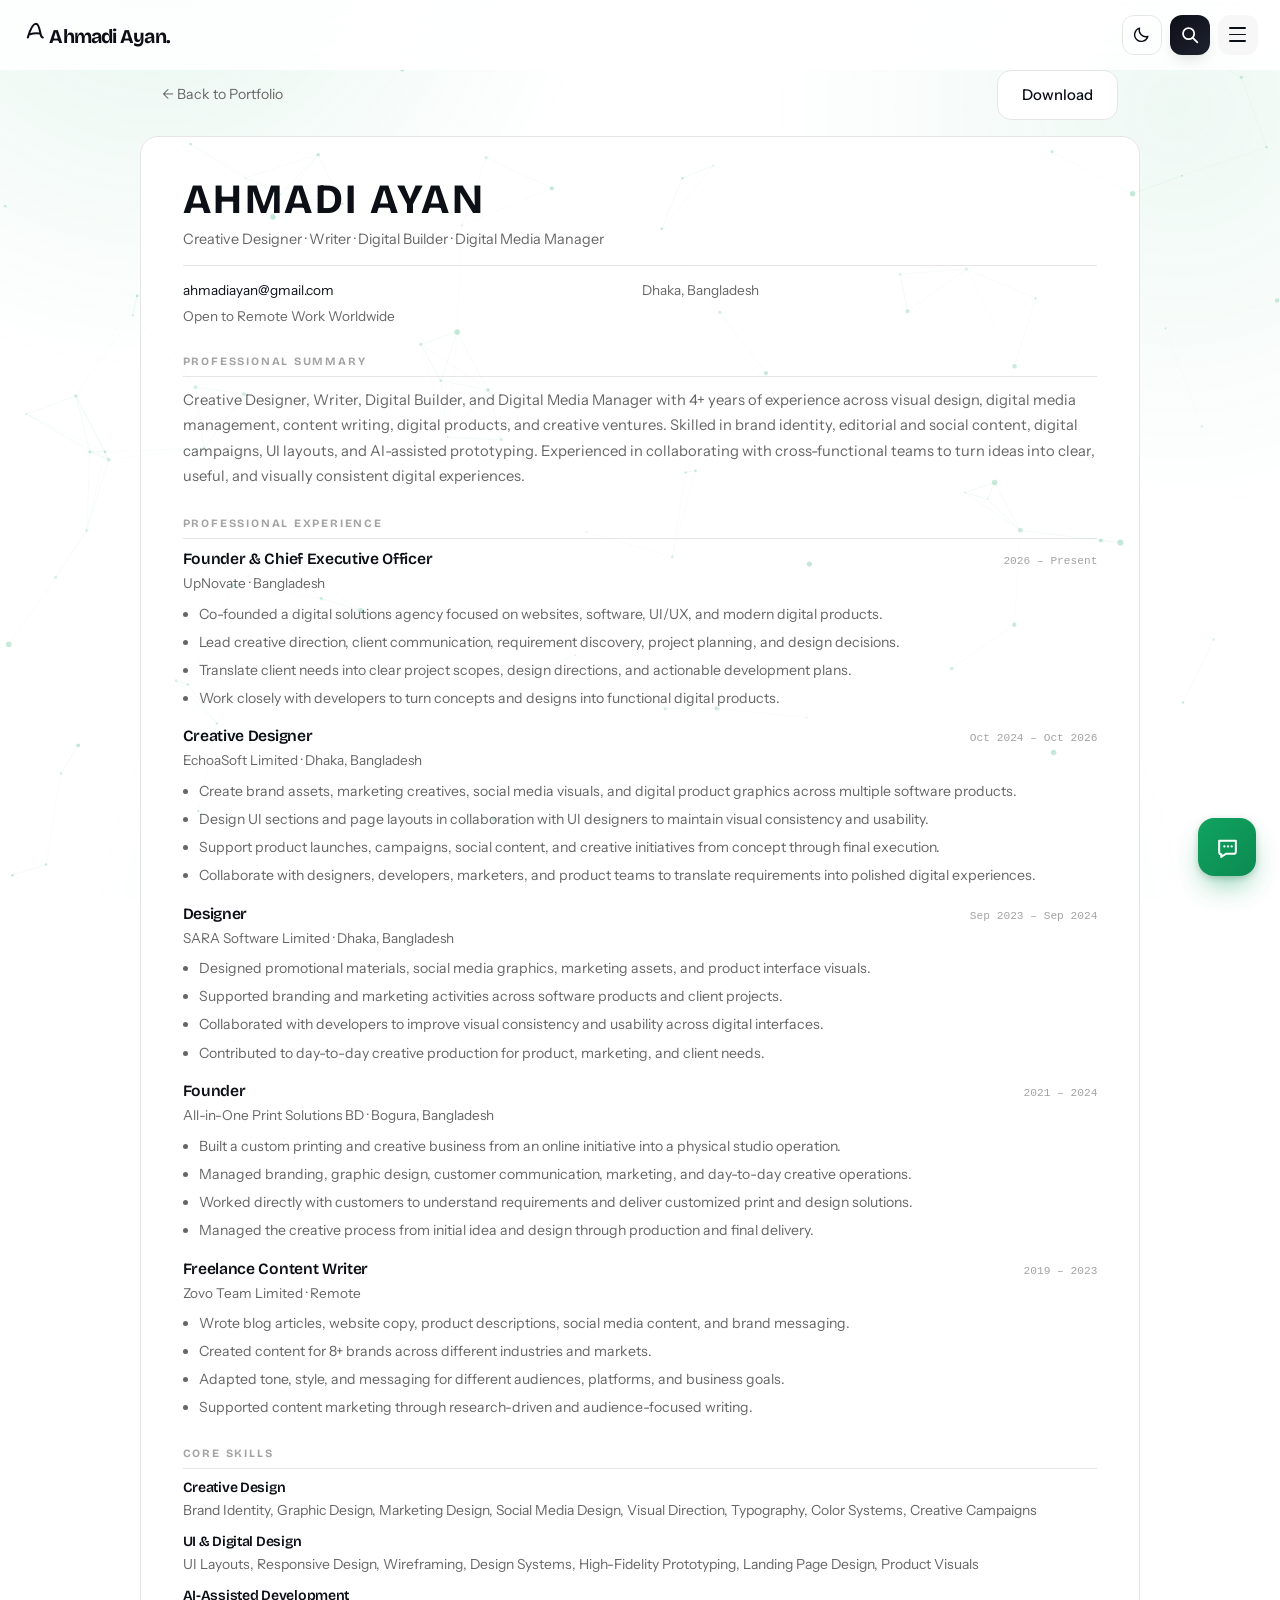
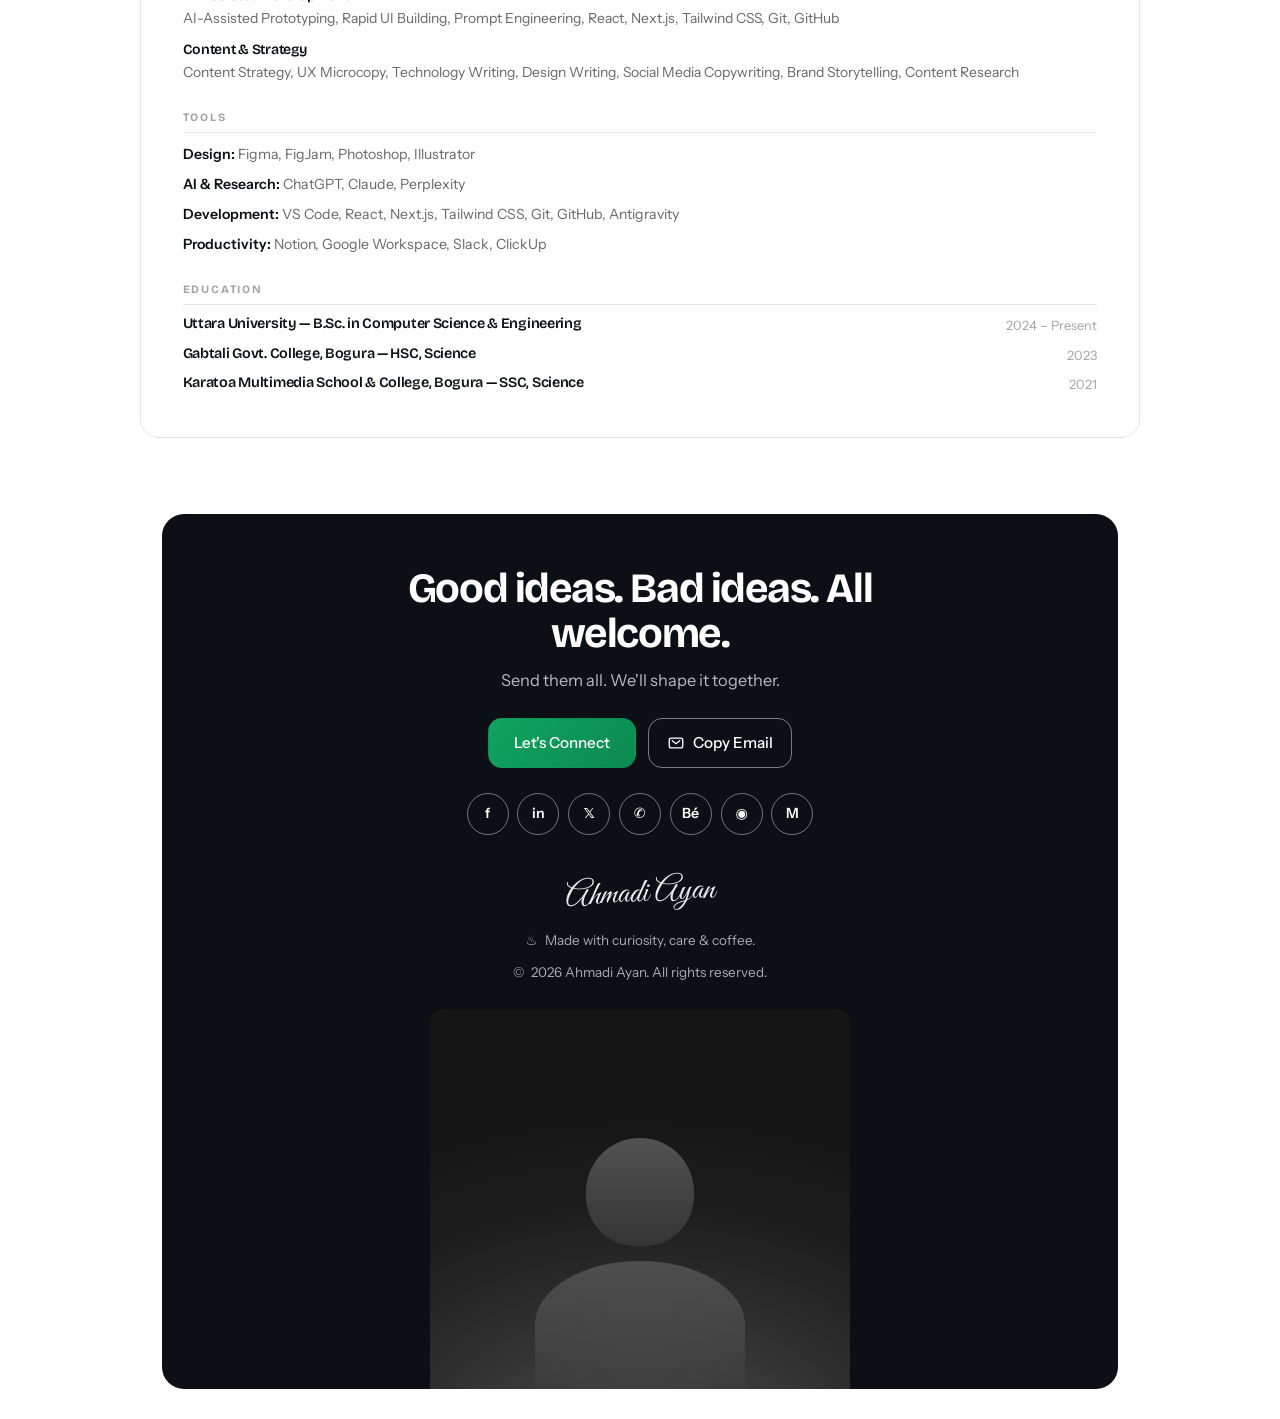
<file: resume.html>
<!DOCTYPE html>
<html lang="en">
<head>
<meta charset="UTF-8" />
<meta name="viewport" content="width=device-width, initial-scale=1" />
<title>Resume &amp; CV — Ahmadi Ayan</title>
<meta name="description" content="Ahmadi Ayan — Creative Designer, Writer, Digital Builder. Résumé, experience, skills and education." />
<meta name="theme-color" content="#ffffff" />
<script>!function(){try{var k="ayan-theme",v=localStorage.getItem(k);var d=v?v:(window.matchMedia("(prefers-color-scheme: dark)").matches?"dark":"light");document.documentElement.dataset.theme=d}catch(e){}}();</script>
<link rel="preconnect" href="https://fonts.googleapis.com" />
<link rel="preconnect" href="https://fonts.gstatic.com" crossorigin />
<link href="https://fonts.googleapis.com/css2?family=Bricolage+Grotesque:opsz,wght@12..96,400;12..96,500;12..96,600;12..96,700;12..96,800&family=Instrument+Sans:wght@400;500;600;700&family=Great+Vibes&display=swap" rel="stylesheet" />
<link rel="stylesheet" href="css/style.css" />
<link rel="stylesheet" href="css/home.css" />
<link rel="stylesheet" href="css/pages.css" />
<link rel="stylesheet" href="css/theme.css" />
<link rel="stylesheet" href="css/buttons.css" />
</head>
<body>
<canvas id="particles" aria-hidden="true"></canvas>


<header class="hdr" id="hdr">
  <a class="brand" href="index.html" aria-label="Ahmadi Ayan — home">
    <svg class="mark" viewBox="0 0 40 40" aria-hidden="true">
      <path d="M9 31.5c3.4-11.8 7.6-21.2 12.4-21.2 4.4 0 5.6 8.4 6.8 14.4.9 4.5 2 6.8 3.8 6.8" fill="none" stroke="currentColor" stroke-width="3.2" stroke-linecap="round"/>
      <path d="M12.5 26.5c4.6-1.4 9.4-1.7 14.6-1.1" fill="none" stroke="currentColor" stroke-width="3.2" stroke-linecap="round"/>
    </svg>
    <span class="brand-name">Ahmadi Ayan.</span>
  </a>

  <div class="hdr-actions">
    <button class="theme-btn" id="themeBtn" aria-label="Switch to dark theme" title="Toggle theme">
        <svg class="moon" viewBox="0 0 24 24" aria-hidden="true"><path d="M20 14.5A8.5 8.5 0 0 1 9.5 4a8.5 8.5 0 1 0 10.5 10.5Z" fill="none" stroke="currentColor" stroke-width="1.8" stroke-linejoin="round"/></svg>
        <svg class="sun" viewBox="0 0 24 24" aria-hidden="true"><circle cx="12" cy="12" r="4.2" fill="none" stroke="currentColor" stroke-width="1.8"/><path d="M12 2.6v2.2M12 19.2v2.2M2.6 12h2.2M19.2 12h2.2M5.4 5.4l1.6 1.6M17 17l1.6 1.6M18.6 5.4 17 7M7 17l-1.6 1.6" stroke="currentColor" stroke-width="1.8" stroke-linecap="round"/></svg>
      </button>
    <button class="icon-btn icon-dark" id="searchBtn" aria-label="Search" aria-expanded="false">
      <svg viewBox="0 0 24 24" aria-hidden="true">
        <circle cx="11" cy="11" r="6.4" fill="none" stroke="currentColor" stroke-width="2"/>
        <path d="M15.8 15.8 21 21" fill="none" stroke="currentColor" stroke-width="2" stroke-linecap="round"/>
      </svg>
    </button>
    <button class="icon-btn icon-soft" id="menuBtn" aria-label="Menu" aria-expanded="false" aria-controls="menuPanel">
      <span class="bars"><i></i><i></i><i></i></span>
    </button>
  </div>
</header>

<div class="scrim" id="scrim" hidden></div>

<nav class="menu-panel" id="menuPanel" hidden aria-label="Main menu">
  <ul class="menu-list">
    <li><a href="index.html#experience" class="menu-link"><span class="mi">▬</span><span>Experience</span></a></li>
    <li><a href="index.html#projects" class="menu-link"><span class="mi">≣</span><span>Projects</span></a></li>
    <li><a href="index.html#beyond" class="menu-link"><span class="mi">♥</span><span>Beyond Work</span></a></li>
    <li><a href="blog.html" class="menu-link"><span class="mi">✎</span><span>Blog</span></a></li>
    <li>
      <button class="menu-link acc-btn" id="accBtn" aria-expanded="false" aria-controls="accBody">
        <span class="mi">▤</span><span>Resources</span>
        <svg class="chev" viewBox="0 0 24 24" aria-hidden="true"><path d="m6 9 6 6 6-6" fill="none" stroke="currentColor" stroke-width="2" stroke-linecap="round" stroke-linejoin="round"/></svg>
      </button>
      <div class="acc-body" id="accBody" hidden>
        <a href="resources.html">Books &amp; Guides</a>
        <a href="resources.html">Career Resources</a>
        <a href="resources.html">My Creations</a>
        <a href="resources.html">Videos</a>
      </div>
    </li>
    <li><a href="#search" class="menu-link" id="menuSearch"><span class="mi">⌕</span><span>Search &amp; Actions</span></a></li>
    <li><a href="resume.html" class="menu-link is-active"><span class="mi">▣</span><span>Resume &amp; CV</span></a></li>
  </ul>
</nav>

<div class="search-sheet" id="searchSheet" hidden role="dialog" aria-modal="true" aria-label="Search and actions">
  <div class="search-sheet-top">
    <div class="search-field">
      <svg viewBox="0 0 24 24" aria-hidden="true"><circle cx="11" cy="11" r="6.4" fill="none" stroke="currentColor" stroke-width="2"/><path d="M15.8 15.8 21 21" fill="none" stroke="currentColor" stroke-width="2" stroke-linecap="round"/></svg>
      <input type="search" id="sheetInput" placeholder="Search blogs, projects, resources…" autocomplete="off" />
    </div>
    <button class="sheet-close" id="sheetClose" aria-label="Close search">✕</button>
  </div>

  <p class="sheet-label">Quick actions</p>
  <ul class="sheet-actions">
    <li><a href="blog.html">Read the blog</a><span>↗</span></li>
    <li><a href="#" id="copyAction">Copy email address</a><span>⧉</span></li>
    <li><a href="mailto:hello@ahmadiayan.com">Book a call</a><span>↗</span></li>
    <li><a href="#" id="resumeDownload">Download résumé</a><span>↓</span></li>
  </ul>

  <p class="sheet-label">Recent articles</p>
  <ul class="sheet-results" id="sheetResults">
    <li><a href="article.html">WordCamp Sylhet 2026: My Experience, Sessions &amp; Takeaways</a></li>
  </ul>
</div>

<main>

  <div class="resume-bar">
    <a class="back-link" href="index.html">← Back to Portfolio</a>
    <button class="btn-outline" id="resumeDownload">Download</button>
  </div>

  <div class="resume-sheet">

    <h1 class="rs-name">Ahmadi Ayan</h1>
    <p class="rs-roles">Creative Designer · Writer · Digital Builder · Digital Media Manager</p>

    <div class="rs-contact">
      <span><a href="mailto:ahmadiayan@gmail.com">ahmadiayan@gmail.com</a></span>
      <span>Dhaka, Bangladesh</span>
      <span>Open to Remote Work Worldwide</span>
    </div>

    <h2 class="rs-h2">Professional Summary</h2>
    <p class="rs-summary">Creative Designer, Writer, Digital Builder, and Digital Media Manager with 4+ years of experience across visual design, digital media management, content writing, digital products, and creative ventures. Skilled in brand identity, editorial and social content, digital campaigns, UI layouts, and AI-assisted prototyping. Experienced in collaborating with cross-functional teams to turn ideas into clear, useful, and visually consistent digital experiences.</p>

    <h2 class="rs-h2">Professional Experience</h2>

    <article class="rs-job">
      <div class="rs-job-top">
        <h3>Founder &amp; Chief Executive Officer</h3>
        <span class="rs-when">2026 – Present</span>
      </div>
      <p class="rs-org">UpNovate · Bangladesh</p>
      <ul class="rs-list">
        <li>Co-founded a digital solutions agency focused on websites, software, UI/UX, and modern digital products.</li>
        <li>Lead creative direction, client communication, requirement discovery, project planning, and design decisions.</li>
        <li>Translate client needs into clear project scopes, design directions, and actionable development plans.</li>
        <li>Work closely with developers to turn concepts and designs into functional digital products.</li>
      </ul>
    </article>

    <article class="rs-job">
      <div class="rs-job-top">
        <h3>Creative Designer</h3>
        <span class="rs-when">Oct 2024 – Oct 2026</span>
      </div>
      <p class="rs-org">EchoaSoft Limited · Dhaka, Bangladesh</p>
      <ul class="rs-list">
        <li>Create brand assets, marketing creatives, social media visuals, and digital product graphics across multiple software products.</li>
        <li>Design UI sections and page layouts in collaboration with UI designers to maintain visual consistency and usability.</li>
        <li>Support product launches, campaigns, social content, and creative initiatives from concept through final execution.</li>
        <li>Collaborate with designers, developers, marketers, and product teams to translate requirements into polished digital experiences.</li>
      </ul>
    </article>

    <article class="rs-job">
      <div class="rs-job-top">
        <h3>Designer</h3>
        <span class="rs-when">Sep 2023 – Sep 2024</span>
      </div>
      <p class="rs-org">SARA Software Limited · Dhaka, Bangladesh</p>
      <ul class="rs-list">
        <li>Designed promotional materials, social media graphics, marketing assets, and product interface visuals.</li>
        <li>Supported branding and marketing activities across software products and client projects.</li>
        <li>Collaborated with developers to improve visual consistency and usability across digital interfaces.</li>
        <li>Contributed to day-to-day creative production for product, marketing, and client needs.</li>
      </ul>
    </article>

    <article class="rs-job">
      <div class="rs-job-top">
        <h3>Founder</h3>
        <span class="rs-when">2021 – 2024</span>
      </div>
      <p class="rs-org">All-in-One Print Solutions BD · Bogura, Bangladesh</p>
      <ul class="rs-list">
        <li>Built a custom printing and creative business from an online initiative into a physical studio operation.</li>
        <li>Managed branding, graphic design, customer communication, marketing, and day-to-day creative operations.</li>
        <li>Worked directly with customers to understand requirements and deliver customized print and design solutions.</li>
        <li>Managed the creative process from initial idea and design through production and final delivery.</li>
      </ul>
    </article>

    <article class="rs-job">
      <div class="rs-job-top">
        <h3>Freelance Content Writer</h3>
        <span class="rs-when">2019 – 2023</span>
      </div>
      <p class="rs-org">Zovo Team Limited · Remote</p>
      <ul class="rs-list">
        <li>Wrote blog articles, website copy, product descriptions, social media content, and brand messaging.</li>
        <li>Created content for 8+ brands across different industries and markets.</li>
        <li>Adapted tone, style, and messaging for different audiences, platforms, and business goals.</li>
        <li>Supported content marketing through research-driven and audience-focused writing.</li>
      </ul>
    </article>

    <h2 class="rs-h2">Core Skills</h2>

    <div class="rs-skill">
      <h3>Creative Design</h3>
      <p>Brand Identity, Graphic Design, Marketing Design, Social Media Design, Visual Direction, Typography, Color Systems, Creative Campaigns</p>
    </div>
    <div class="rs-skill">
      <h3>UI &amp; Digital Design</h3>
      <p>UI Layouts, Responsive Design, Wireframing, Design Systems, High-Fidelity Prototyping, Landing Page Design, Product Visuals</p>
    </div>
    <div class="rs-skill">
      <h3>AI-Assisted Development</h3>
      <p>AI-Assisted Prototyping, Rapid UI Building, Prompt Engineering, React, Next.js, Tailwind CSS, Git, GitHub</p>
    </div>
    <div class="rs-skill">
      <h3>Content &amp; Strategy</h3>
      <p>Content Strategy, UX Microcopy, Technology Writing, Design Writing, Social Media Copywriting, Brand Storytelling, Content Research</p>
    </div>

    <h2 class="rs-h2">Tools</h2>
    <div class="rs-tools">
      <p class="rs-tool-row"><b>Design:</b> Figma, FigJam, Photoshop, Illustrator</p>
      <p class="rs-tool-row"><b>AI &amp; Research:</b> ChatGPT, Claude, Perplexity</p>
      <p class="rs-tool-row"><b>Development:</b> VS Code, React, Next.js, Tailwind CSS, Git, GitHub, Antigravity</p>
      <p class="rs-tool-row"><b>Productivity:</b> Notion, Google Workspace, Slack, ClickUp</p>
    </div>

    <h2 class="rs-h2">Education</h2>
    <div class="rs-edu">
      <div>
        <h3>Uttara University — B.Sc. in Computer Science &amp; Engineering</h3>
        <span>2024 – Present</span>
      </div>
      <div>
        <h3>Gabtali Govt. College, Bogura — HSC, Science</h3>
        <span>2023</span>
      </div>
      <div>
        <h3>Karatoa Multimedia School &amp; College, Bogura — SSC, Science</h3>
        <span>2021</span>
      </div>
    </div>

  </div>

  <footer class="foot-wrap">
    <div class="foot-card">
      <h2>Good ideas. Bad ideas. All welcome.</h2>
      <p class="foot-sub">Send them all. We'll shape it together.</p>

      <div class="foot-btns">
        <a class="btn-pill btn-full" href="mailto:hello@ahmadiayan.com">Let's Connect</a>
        <button class="btn-pill btn-ghost" id="copyEmail">
          <svg viewBox="0 0 24 24" aria-hidden="true"><rect x="3" y="5.5" width="18" height="13" rx="2.5" fill="none" stroke="currentColor" stroke-width="1.8"/><path d="m7 9 5 4 5-4" fill="none" stroke="currentColor" stroke-width="1.8" stroke-linecap="round"/></svg>
          Copy Email
        </button>
      </div>

      <ul class="socials">
        <li><a href="#" aria-label="Facebook">f</a></li>
        <li><a href="#" aria-label="LinkedIn">in</a></li>
        <li><a href="#" aria-label="Twitter">𝕏</a></li>
        <li><a href="#" aria-label="WhatsApp">✆</a></li>
        <li><a href="#" aria-label="Behance">Bé</a></li>
        <li><a href="#" aria-label="GitHub">◉</a></li>
        <li><a href="#" aria-label="Medium">M</a></li>
      </ul>

      <p class="signature" aria-hidden="true">Ahmadi Ayan</p>

      <p class="foot-note"><span aria-hidden="true">♨</span> Made with curiosity, care &amp; coffee.</p>
      <p class="foot-note"><span aria-hidden="true">©</span> 2026 Ahmadi Ayan. All rights reserved.</p>

      <div class="foot-photo" aria-hidden="true"></div>
    </div>
  </footer>

</main>

<button class="fab" id="fab" aria-label="Chat with me">
  <svg viewBox="0 0 24 24" aria-hidden="true">
    <path d="M4 5.5h16v10.5a2 2 0 0 1-2 2h-7.4L6 21v-2.5H6a2 2 0 0 1-2-2z" fill="none" stroke="currentColor" stroke-width="1.9" stroke-linejoin="round"/>
    <circle cx="9" cy="11" r="1.1" fill="currentColor"/><circle cx="12.5" cy="11" r="1.1" fill="currentColor"/><circle cx="16" cy="11" r="1.1" fill="currentColor"/>
  </svg>
</button>

<div class="toast" id="toast" role="status" aria-live="polite"></div>

<script src="js/theme.js"></script>
<script src="js/app.js"></script>
<script src="js/pages.js"></script>
<script src="js/particles.js"></script>
</body>
</html>
</file>
<file: css/style.css>
/* =========================================================
   Ahmadi Ayan — portfolio clone (blog page)
   palette + type taken from helloahmadiayan.com/blog
   ========================================================= */

:root {
  --ink: #0d0f17;
  --ink-2: #181b26;
  /* solid dark surface — never flips with the theme */
  --ink-solid: #0d0f17;
  --body: #666666;
  --muted: #a3a3a3;
  --line: #e6e6e6;
  --soft: #f7f7f7;
  --white: #ffffff;

  --r-card: 22px;
  --r-img: 16px;
  --r-field: 14px;

  --pad: clamp(1.05rem, 4.4vw, 1.4rem);
  --ease: cubic-bezier(.22, .61, .36, 1);
  --hdr-h: 62px;
}

* { box-sizing: border-box; }

html {
  -webkit-text-size-adjust: 100%;
  scroll-behavior: smooth;
  scroll-padding-top: calc(var(--hdr-h) + 12px);
}

@media (prefers-reduced-motion: reduce) {
  html { scroll-behavior: auto; }
  *, *::before, *::after {
    animation-duration: .001ms !important;
    animation-iteration-count: 1 !important;
    transition-duration: .001ms !important;
  }
}

body {
  margin: 0;
  background: var(--white);
  color: var(--ink);
  font-family: "Instrument Sans", system-ui, -apple-system, sans-serif;
  font-size: 16px;
  line-height: 1.55;
  -webkit-font-smoothing: antialiased;
  overflow-x: hidden;
}

h1, h2, h3, h4 {
  font-family: "Bricolage Grotesque", "Instrument Sans", sans-serif;
  margin: 0;
  line-height: 1.12;
  letter-spacing: -.02em;
  font-weight: 700;
}

p { margin: 0; }
a { color: inherit; text-decoration: none; }
button { font: inherit; color: inherit; background: none; border: 0; padding: 0; cursor: pointer; }
ul { margin: 0; padding: 0; list-style: none; }

::selection { background: var(--ink); color: #fff; }

:focus-visible {
  outline: 2px solid var(--ink);
  outline-offset: 3px;
  border-radius: 8px;
}

/* ================= HEADER ================= */
.hdr {
  position: sticky;
  top: 0;
  z-index: 60;
  display: flex;
  align-items: center;
  justify-content: space-between;
  height: var(--hdr-h);
  padding: 0 var(--pad);
  background: rgba(255, 255, 255, .86);
  -webkit-backdrop-filter: blur(14px);
  backdrop-filter: blur(14px);
  border-bottom: 1px solid transparent;
  transition: border-color .3s var(--ease), background .3s var(--ease);
}
.hdr.is-scrolled { border-bottom-color: var(--line); background: rgba(255,255,255,.94); }

.brand {
  display: inline-flex;
  align-items: center;
  gap: .5rem;
  min-width: 0;
}
.mark { width: 26px; height: 26px; color: var(--ink); flex: 0 0 auto; }
.brand-name {
  font-family: "Bricolage Grotesque", sans-serif;
  font-weight: 700;
  font-size: 1.14rem;
  letter-spacing: -.03em;
}

.hdr-actions { display: flex; align-items: center; gap: .5rem; }

.icon-btn {
  position: relative;
  width: 40px; height: 40px;
  display: grid;
  place-items: center;
  border-radius: 50%;
  transition: transform .25s var(--ease), background .25s var(--ease), color .25s var(--ease);
  -webkit-tap-highlight-color: transparent;
}
.icon-btn svg { width: 21px; height: 21px; }
.icon-btn:active { transform: scale(.93); }

.icon-dark { background: var(--ink); color: #fff; }
.icon-dark:hover { background: #22262f; }

.icon-soft { background: var(--soft); color: var(--ink); }
.icon-soft:hover { background: #eeefef; }

.bars { display: grid; gap: 4.5px; width: 17px; }
.bars i {
  display: block; height: 1.9px; border-radius: 2px;
  background: currentColor;
  transition: transform .35s var(--ease), opacity .2s var(--ease);
}
#menuBtn[aria-expanded="true"] .bars i:nth-child(1) { transform: translateY(6.4px) rotate(45deg); }
#menuBtn[aria-expanded="true"] .bars i:nth-child(2) { opacity: 0; }
#menuBtn[aria-expanded="true"] .bars i:nth-child(3) { transform: translateY(-6.4px) rotate(-45deg); }

/* ================= SCRIM + MENU ================= */
.scrim {
  position: fixed;
  inset: 0;
  z-index: 45;
  background: rgba(13, 15, 23, .28);
  -webkit-backdrop-filter: blur(2px);
  backdrop-filter: blur(2px);
  opacity: 0;
  transition: opacity .32s var(--ease);
}
.scrim.is-open { opacity: 1; }

.menu-panel {
  position: fixed;
  top: var(--hdr-h);
  left: 0; right: 0;
  z-index: 50;
  background: var(--white);
  border-bottom: 1px solid var(--line);
  padding: .5rem var(--pad) 1.4rem;
  max-height: calc(100dvh - var(--hdr-h));
  overflow-y: auto;
  transform: translateY(-10px);
  opacity: 0;
  transition: opacity .28s var(--ease), transform .28s var(--ease);
}
.menu-panel.is-open { opacity: 1; transform: none; }

.menu-list { display: grid; }
.menu-list > li + li { margin-top: .1rem; }

.menu-link {
  display: flex;
  align-items: center;
  gap: .85rem;
  width: 100%;
  padding: .82rem .9rem;
  border-radius: 999px;
  font-size: 1.06rem;
  font-weight: 500;
  letter-spacing: -.01em;
  text-align: left;
  transition: background .22s var(--ease), color .22s var(--ease);
}
.menu-link:hover { background: #f4f4f4; }
.menu-link.is-active { background: var(--soft); }

.mi {
  display: grid;
  place-items: center;
  width: 20px;
  font-size: .95rem;
  color: var(--ink);
  opacity: .9;
}

.chev {
  width: 18px; height: 18px;
  margin-left: auto;
  color: var(--body);
  transition: transform .3s var(--ease);
}
.acc-btn[aria-expanded="true"] .chev { transform: rotate(180deg); }

.acc-body {
  display: grid;
  padding: 0 0 .35rem 2.6rem;
  animation: accIn .25s var(--ease);
}
@keyframes accIn { from { opacity: 0; transform: translateY(-4px); } }
.acc-body a {
  padding: .55rem 0;
  font-size: .96rem;
  color: var(--body);
  border-bottom: 1px solid var(--line);
}
.acc-body a:last-child { border-bottom: 0; }
.acc-body a:hover { color: var(--ink); }

/* ================= SEARCH SHEET ================= */
.search-sheet {
  position: fixed;
  top: var(--hdr-h);
  left: 0; right: 0;
  z-index: 55;
  background: var(--white);
  border-bottom: 1px solid var(--line);
  padding: 1rem var(--pad) 1.4rem;
  max-height: calc(100dvh - var(--hdr-h));
  overflow-y: auto;
  transform: translateY(-10px);
  opacity: 0;
  transition: opacity .28s var(--ease), transform .28s var(--ease);
}
.search-sheet.is-open { opacity: 1; transform: none; }

.search-sheet-top { display: flex; align-items: center; gap: .55rem; }

.sheet-close {
  flex: 0 0 auto;
  width: 40px; height: 40px;
  border-radius: 50%;
  background: var(--soft);
  font-size: .95rem;
}

.sheet-label {
  margin: 1.35rem 0 .6rem;
  font-size: .74rem;
  font-weight: 600;
  letter-spacing: .12em;
  text-transform: uppercase;
  color: var(--muted);
}

.sheet-actions { display: grid; }
.sheet-actions li {
  display: flex;
  align-items: center;
  justify-content: space-between;
  padding: .75rem 0;
  border-bottom: 1px solid var(--line);
  font-size: .98rem;
}
.sheet-actions li span { color: var(--muted); }

.sheet-results { display: grid; gap: .6rem; }
.sheet-results a {
  display: block;
  padding: .8rem .95rem;
  border: 1px solid var(--line);
  border-radius: 14px;
  font-size: .94rem;
  line-height: 1.4;
}
.sheet-results a:hover { border-color: var(--ink); }

/* ================= LAYOUT ================= */
main { display: block; }

.wrap {
  padding-left: var(--pad);
  padding-right: var(--pad);
}

/* ================= HERO ================= */
.hero {
  text-align: center;
  padding: clamp(1.6rem, 7vw, 3.2rem) var(--pad) clamp(1.4rem, 5vw, 2rem);
}
.hero h1 {
  font-size: clamp(1.85rem, 8vw, 3.2rem);
  font-weight: 700;
  letter-spacing: -.035em;
}
.hero-sub {
  max-width: 34ch;
  margin: .85rem auto 0;
  color: var(--body);
  font-size: clamp(.95rem, 3.9vw, 1.05rem);
  line-height: 1.6;
}

/* ================= POST CARD ================= */
.post-card {
  background: var(--soft);
  border-radius: var(--r-card);
  padding: .72rem;
  overflow: hidden;
  transition: transform .4s var(--ease), background .3s var(--ease);
}
@media (hover: hover) {
  .post-card:hover { background: #f2f2f2; }
}

.post-thumb {
  display: block;
  border-radius: var(--r-img);
  overflow: hidden;
  background: #efe9d6;
  aspect-ratio: 4 / 3.35;
}
.post-thumb img {
  display: block;
  width: 100%;
  height: 100%;
  object-fit: cover;
  transition: transform .6s var(--ease);
}
.post-card:hover .post-thumb img { transform: scale(1.025); }

.post-body { padding: 1rem .35rem .55rem; }

.badge {
  display: inline-flex;
  align-items: center;
  gap: .4rem;
  padding: .42rem .85rem;
  border-radius: 999px;
  background: var(--white);
  font-size: .82rem;
  font-weight: 500;
  color: var(--ink);
}
.badge span { font-size: .75rem; }

.post-title {
  margin: .85rem 0 0;
  font-size: clamp(1.28rem, 5.4vw, 1.6rem);
  font-weight: 700;
  letter-spacing: -.03em;
  line-height: 1.2;
}
.post-title a { display: block; }
.post-title a:hover { opacity: .72; }

.post-excerpt {
  margin-top: .6rem;
  color: var(--body);
  font-size: .96rem;
  line-height: 1.62;
  display: -webkit-box;
  -webkit-line-clamp: 3;
  -webkit-box-orient: vertical;
  overflow: hidden;
}


.featured .btn-pill { margin-top: 1.1rem; }

/* ---------------- chip row wrappers (layout) ---------------- */
.chips {
  display: flex;
  flex-wrap: wrap;
  gap: .5rem;
  margin-bottom: 1.15rem;
}

/* ================= EXPLORE ================= */
.explore { padding-top: clamp(2.2rem, 9vw, 3.4rem); }

.sec-title {
  font-size: clamp(1.28rem, 5.6vw, 1.7rem);
  font-weight: 700;
  letter-spacing: -.03em;
  margin-bottom: .95rem;
}



.search-field {
  display: flex;
  align-items: center;
  gap: .55rem;
  height: 50px;
  padding: 0 1rem;
  border: 1px solid var(--line);
  border-radius: var(--r-field);
  background: var(--white);
  transition: border-color .25s var(--ease), box-shadow .25s var(--ease);
}
.search-field:focus-within {
  border-color: #bdbdbd;
  box-shadow: 0 0 0 4px rgba(13,15,23,.045);
}
.search-field svg { width: 20px; height: 20px; color: var(--body); flex: 0 0 auto; }
.search-field input {
  flex: 1 1 auto;
  min-width: 0;
  height: 100%;
  border: 0;
  background: none;
  font: inherit;
  font-size: .97rem;
  color: var(--ink);
  outline: none;
  -webkit-appearance: none;
}
.search-field input::placeholder { color: var(--muted); }
.search-field--page { margin-top: .2rem; }

/* ================= LIST ================= */
.list {
  padding-top: clamp(1.4rem, 5vw, 2rem);
  padding-bottom: clamp(2.4rem, 9vw, 4rem);
  display: grid;
  gap: 1rem;
}

.list .post-thumb { aspect-ratio: 4 / 3; }
.list .post-title { font-size: clamp(1.16rem, 4.8vw, 1.4rem); }

.post-foot {
  display: flex;
  align-items: center;
  justify-content: space-between;
  gap: .75rem;
  margin-top: 1rem;
}

.read-time {
  display: inline-flex;
  align-items: center;
  gap: .4rem;
  font-size: .84rem;
  color: var(--body);
  padding-right: .25rem;
}
.read-time i {
  width: 5px; height: 5px;
  border-radius: 50%;
  background: var(--muted);
}

.empty {
  padding: 2.5rem 0;
  text-align: center;
  color: var(--body);
}

/* ================= TICKER ================= */
.ticker {
  overflow: hidden;
  background: var(--soft);
  padding: clamp(1rem, 3.4vw, 1.5rem) 0;
  border-top: 1px solid #efefef;
  border-bottom: 1px solid #efefef;
}
.ticker-track {
  display: flex;
  align-items: center;
  gap: 1.6rem;
  width: max-content;
  animation: ticker 28s linear infinite;
}
.ticker-track span {
  font-family: "Bricolage Grotesque", sans-serif;
  font-size: clamp(1.35rem, 6vw, 2.1rem);
  font-weight: 500;
  letter-spacing: -.02em;
  color: #b9b9b9;
  white-space: nowrap;
}
.ticker-track .dot {
  font-size: .8rem;
  color: #6f6f6f;
}
@keyframes ticker {
  from { transform: translateX(0); }
  to { transform: translateX(-50%); }
}

/* ================= FOOTER ================= */
.foot-wrap { padding: clamp(1.4rem, 5vw, 2.2rem) var(--pad) clamp(1.4rem, 5vw, 2.2rem); }

.foot-card {
  position: relative;
  background: var(--ink-solid);
  color: #fff;
  border-radius: var(--r-card);
  padding: clamp(1.9rem, 7vw, 3.2rem) clamp(1.1rem, 5vw, 2.4rem) 0;
  text-align: center;
  overflow: hidden;
}

.foot-card h2 {
  font-size: clamp(1.6rem, 7.4vw, 2.6rem);
  font-weight: 700;
  letter-spacing: -.035em;
  line-height: 1.1;
  max-width: 18ch;
  margin: 0 auto;
}
.foot-sub {
  margin-top: .7rem;
  color: #b9bbbf;
  font-size: clamp(.92rem, 3.8vw, 1.02rem);
}

.foot-btns {
  display: flex;
  flex-wrap: wrap;
  gap: .6rem;
  justify-content: center;
  margin-top: 1.5rem;
}
.btn-ghost {
  background: transparent;
  color: #fff;
  border-color: rgba(255,255,255,.42);
}
.btn-ghost:hover { border-color: #fff; background: rgba(255,255,255,.06); }
.btn-ghost svg { width: 19px; height: 19px; }

.socials {
  display: flex;
  flex-wrap: wrap;
  justify-content: center;
  gap: .55rem;
  margin-top: 1.6rem;
}
.socials a {
  width: 42px; height: 42px;
  display: grid;
  place-items: center;
  border: 1px solid rgba(255,255,255,.42);
  border-radius: 50%;
  font-size: .88rem;
  font-weight: 600;
  color: #fff;
  transition: background .25s var(--ease), border-color .25s var(--ease);
}
.socials a:hover { background: rgba(255,255,255,.12); border-color: #fff; }

.signature {
  margin-top: 2rem;
  font-family: "Great Vibes", "Segoe Script", cursive;
  font-size: 2.1rem;
  color: #fff;
  opacity: .92;
  transform: rotate(-3deg);
}

.foot-note {
  margin-top: .7rem;
  font-size: .84rem;
  color: #a9abb0;
  display: flex;
  align-items: center;
  justify-content: center;
  gap: .45rem;
}
.foot-note:first-of-type { margin-top: 1.6rem; }

.foot-photo {
  width: min(100%, 340px);
  height: 260px;
  margin: 1.6rem auto 0;
  border-radius: 14px 14px 0 0;
  background:
    radial-gradient(120% 90% at 50% 118%, #4c4f56 0%, #2b2e35 46%, #1a1d24 74%, #14161c 100%),
    linear-gradient(180deg, #1b1e25, #0f1116);
  position: relative;
  overflow: hidden;
  filter: grayscale(1);
}
.foot-photo::before {
  content: "";
  position: absolute;
  left: 50%; top: 34%;
  width: 108px; height: 108px;
  transform: translateX(-50%);
  border-radius: 50% 50% 46% 46%;
  background: linear-gradient(180deg, #8b8d93, #5e6168 62%, #43464d);
  opacity: .5;
}
.foot-photo::after {
  content: "";
  position: absolute;
  left: 50%; bottom: 0;
  width: 210px; height: 128px;
  transform: translateX(-50%);
  border-radius: 50% 50% 0 0;
  background: linear-gradient(180deg, #7d7f86, #3a3d44);
  opacity: .45;
}

/* ================= FAB + TOAST ================= */
.fab {
  position: fixed;
  right: clamp(1rem, 4vw, 1.5rem);
  bottom: clamp(1rem, 4vw, 1.5rem);
  z-index: 40;
  width: 58px; height: 58px;
  border-radius: 50%;
  background: var(--ink-solid);
  color: #fff;
  display: grid;
  place-items: center;
  box-shadow: 0 10px 26px -8px rgba(13,15,23,.55);
  transition: transform .25s var(--ease), box-shadow .25s var(--ease);
}
.fab svg { width: 25px; height: 25px; }
.fab:hover { transform: translateY(-2px); box-shadow: 0 16px 32px -10px rgba(13,15,23,.6); }
.fab:active { transform: scale(.94); }

.toast {
  position: fixed;
  left: 50%;
  bottom: 88px;
  z-index: 70;
  transform: translate(-50%, 14px);
  padding: .7rem 1.1rem;
  border-radius: 999px;
  background: var(--ink-solid);
  color: #fff;
  font-size: .86rem;
  opacity: 0;
  pointer-events: none;
  transition: opacity .28s var(--ease), transform .28s var(--ease);
}
.toast.show { opacity: 1; transform: translate(-50%, 0); }

/* ================= REVEAL ================= */
.reveal {
  opacity: 0;
  transform: translateY(16px);
  transition: opacity .7s var(--ease), transform .7s var(--ease);
}
.reveal.in { opacity: 1; transform: none; }

/* fail-safe: nothing may stay permanently invisible */
.no-js .reveal,
.reveal.force { opacity: 1; transform: none; }

@media (prefers-reduced-motion: reduce) {
  .reveal { opacity: 1; transform: none; transition: none; }
}

/* ================= RESPONSIVE ================= */
@media (min-width: 720px) {
  :root { --hdr-h: 70px; }
  .hero { padding-top: 3.4rem; }
  .hero-sub { max-width: 46ch; }

  .featured { display: grid; grid-template-columns: 1.05fr 1fr; gap: .5rem; align-items: center; }
  .featured .post-thumb { aspect-ratio: 4 / 3.2; }
  .featured .post-body { padding: .5rem 1rem .5rem 1.3rem; }

  .list { grid-template-columns: 1fr 1fr; }

  .foot-btns { gap: .75rem; }
  .foot-photo { height: 320px; }
}

@media (min-width: 1024px) {
  .wrap, .foot-wrap { max-width: 1080px; margin-left: auto; margin-right: auto; }
  .hero { padding-top: 4rem; }
  .foot-photo { width: min(100%, 420px); height: 380px; }
}
</file>
<file: css/home.css>
/* =========================================================
   home page — matches helloahmadiayan.com structure
   ========================================================= */

/* ---------------- header ---------------- */
.hdr--home { height: auto; border-bottom: 0; background: var(--white); }
.hdr--home.is-scrolled { border-bottom-color: var(--line); }

.hdr-inner {
  display: flex;
  align-items: center;
  justify-content: space-between;
  gap: .75rem;
  height: 68px;
  padding: 0 var(--pad);
  max-width: 1400px;
  margin: 0 auto;
}

.brand {
  display: inline-flex;
  align-items: baseline;
  gap: 1px;
  flex: 0 0 auto;
}
.brand-name {
  font-family: "Bricolage Grotesque", sans-serif;
  font-weight: 700;
  font-size: 1.22rem;
  letter-spacing: -.04em;
}
.brand-dot { color: var(--body); font-weight: 700; }

.pill-nav {
  display: none;
  gap: 2px;
  padding: 6px;
  border-radius: 999px;
  background: var(--soft);
}
.pill-link {
  padding: .5rem 1rem;
  border-radius: 999px;
  font-size: .9rem;
  color: var(--ink);
  white-space: nowrap;
  transition: background .2s var(--ease), opacity .2s var(--ease);
  opacity: .92;
}
.pill-link:hover { background: rgba(255,255,255,.7); opacity: 1; }
.pill-link.is-active { background: var(--white); opacity: 1; }

.btn-resume {
  display: none;
  align-items: center;
  gap: .45rem;
  height: 40px;
  padding: 0 1rem;
  border-radius: 999px;
  background: var(--soft);
  font-size: .9rem;
  transition: background .2s var(--ease), transform .2s var(--ease);
}
.btn-resume svg { width: 18px; height: 18px; }
.btn-resume:hover { background: #eaeaea; transform: translateY(-1px); }

.menu-only { display: grid; }

/* ---------------- hero ---------------- */
.hero-home {
  min-height: calc(100svh - 68px);
  display: flex;
  flex-direction: column;
  justify-content: space-between;
  align-items: center;
  padding-top: clamp(1rem, 4vw, 1.6rem);
  overflow: hidden;
  text-align: center;
}

.hero-center {
  flex: 1 1 auto;
  display: flex;
  flex-direction: column;
  align-items: center;
  justify-content: center;
  width: 100%;
  max-width: 860px;
  padding: 0 var(--pad);
}

.greeting {
  display: inline-flex;
  align-items: center;
  gap: .45rem;
  margin-bottom: .5rem;
}
.wave-emoji {
  font-size: clamp(1.05rem, 4.4vw, 1.3rem);
  display: inline-block;
  transform-origin: 75% 75%;
  transition: transform .3s var(--ease);
}
.greeting:hover .wave-emoji { transform: rotate(12deg) scale(1.1); }
.greeting-text {
  font-family: "Bricolage Grotesque", sans-serif;
  font-size: clamp(.93rem, 3.7vw, 1.1rem);
  color: var(--body);
  transition: color .25s var(--ease);
}
.greeting:hover .greeting-text { color: var(--ink); }

.display {
  font-family: "Bricolage Grotesque", sans-serif;
  font-size: clamp(2.4rem, 9.5vw, 7.5rem);
  line-height: 1.06;
  letter-spacing: -.05em;
  margin: 0 0 clamp(1.5rem, 5vw, 2.4rem);
  color: var(--ink);
}
.display-thin { font-weight: 500; }
.display-bold {
  font-weight: 700;
  display: inline-block;
  transition: transform .25s var(--ease);
}
.display-bold:hover { transform: scale(1.01); }

/* role tabs */
.role-tabs {
  display: flex;
  align-items: center;
  justify-content: center;
  gap: .55rem;
  margin-bottom: .95rem;
}

.role-tab {
  display: inline-flex;
  align-items: center;
  justify-content: center;
  gap: .5rem;
  height: 44px;
  width: 44px;
  padding: 0;
  border: 0;
  border-radius: 999px;
  background: var(--role-bg, #f3f0fe);
  color: var(--ink);
  cursor: pointer;
  overflow: hidden;
  flex: 0 0 auto;
  transition:
    width .55s cubic-bezier(.16,1,.3,1),
    padding .55s cubic-bezier(.16,1,.3,1),
    transform .5s var(--ease),
    background .35s var(--ease);
  -webkit-tap-highlight-color: transparent;
}
.role-tab:hover { transform: scale(1.05); }
.role-tab:active { transform: scale(.95); }

.role-ico {
  display: grid;
  place-items: center;
  flex: 0 0 auto;
  width: 18px;
  height: 18px;
}
.role-ico svg { width: 18px; height: 18px; display: block; }

.role-label {
  font-size: 1rem;
  font-weight: 500;
  line-height: 1;
  white-space: nowrap;
  max-width: 0;
  opacity: 0;
  transform: translateX(-4px);
  transition:
    max-width .55s cubic-bezier(.16,1,.3,1),
    opacity .3s var(--ease) .1s,
    transform .45s var(--ease);
}

.role-tab.is-active {
  width: auto;
  padding: 0 1.25rem;
}
.role-tab.is-active .role-label {
  max-width: 12rem;
  opacity: 1;
  transform: none;
}


.tagline {
  font-size: clamp(.95rem, 3.9vw, 1.12rem);
  line-height: 1.45;
  color: var(--body);
  max-width: 32ch;
  margin: 0 auto clamp(1.4rem, 5vw, 2rem);
}
.tagline strong { color: var(--ink); font-weight: 500; }

/* meet button — layout only, skin lives in buttons.css */
.btn-meet {
  gap: .6rem;
}

.meet-ico { display: grid; place-items: center; flex: 0 0 auto; }
.meet-ico svg { width: 20px; height: 20px; display: block; transition: transform .3s var(--ease); }
.btn-meet:hover .meet-ico svg { transform: scale(1.1) rotate(-6deg); }

.meet-text {
  position: relative;
  display: inline-block;
  overflow: hidden;
  height: 22px;
  line-height: 22px;
}
.meet-a,
.meet-b {
  display: block;
  white-space: nowrap;
  transition: transform .3s var(--ease);
}
.meet-b {
  position: absolute;
  inset: 0;
  transform: translateY(100%);
}
.btn-meet:hover .meet-a { transform: translateY(-100%); }
.btn-meet:hover .meet-b { transform: translateY(0); }

/* big eyes */
.eyes-wrap {
  flex: 0 0 auto;
  width: 100%;
  height: clamp(70px, 16vw, 116px);
  display: flex;
  align-items: flex-start;
  justify-content: center;
  gap: clamp(.9rem, 3vw, 2rem);
  overflow: hidden;
  padding-top: 4px;
  cursor: pointer;
  user-select: none;
}

.eye {
  width: clamp(104px, 26vw, 195px);
  height: clamp(104px, 26vw, 195px);
  border-radius: 50%;
  background: #fff;
  border: 1.5px solid var(--ink);
  display: grid;
  place-items: center;
  overflow: hidden;
  flex: 0 0 auto;
  transition: transform .45s var(--ease);
}
.eyes-wrap:hover .eye:first-child { transform: translateY(-6px) rotate(-3deg); }
.eyes-wrap:hover .eye:last-child { transform: translateY(-6px) rotate(3deg); }

.pupil {
  position: relative;
  width: 62%;
  height: 62%;
  border-radius: 50%;
  background: var(--ink);
  transition: transform .18s ease-out;
}
.glint {
  position: absolute;
  top: 33%;
  right: 11%;
  width: 20%;
  height: 20%;
  border-radius: 50%;
  background: #fff;
}
.glint--left { right: auto; left: 11%; }

.eyes-wrap.blink .pupil { transform: scaleY(.12); }

/* ---------------- sections ---------------- */
.sect {
  padding: clamp(2.6rem, 8vw, 7.5rem) var(--pad);
  border-top: 0;
}
.sect--gray { background: var(--soft); }
.sect-inner { max-width: 1400px; margin: 0 auto; }

.sect-head { margin-bottom: clamp(1.5rem, 5vw, 3rem); }
.sect-head--center { text-align: center; }
.sect-head h2 {
  font-size: clamp(1.6rem, 7vw, 3.25rem);
  font-weight: 700;
  letter-spacing: -.035em;
  line-height: 1.05;
  margin-bottom: .6rem;
}
.sect-sub {
  color: var(--body);
  font-size: clamp(.93rem, 3.9vw, 1rem);
  margin: 0 auto;
  max-width: 52ch;
}

.sect-foot {
  margin-top: clamp(1.4rem, 5vw, 2rem);
  display: flex;
  justify-content: center;
}

.btn-block { width: 100%; }


/* ---------------- chips ---------------- */
.filter-chips {
  display: flex;
  flex-wrap: wrap;
  justify-content: center;
  gap: .5rem;
  margin-bottom: clamp(1.4rem, 5vw, 3rem);
}

.chips--plain {
  display: flex;
  flex-wrap: wrap;
  gap: .45rem;
  margin-top: .8rem;
}

.chips--plain li {
  padding: .35rem .7rem;
  border-radius: 999px;
  background: var(--soft);
  font-size: .8rem;
  color: var(--body);
}

/* ---------------- experience ---------------- */
.exp-list {
  display: grid;
  gap: 1.1rem;
}

.exp[hidden] { display: none; }

.exp-card {
  height: 100%;
  background: var(--white);
  border-radius: 26px;
  padding: clamp(1.15rem, 4.5vw, 2.5rem);
  display: flex;
  flex-direction: column;
  transition: transform .4s var(--ease), box-shadow .4s var(--ease);
}
@media (hover: hover) {
  .exp-card:hover { transform: translateY(-4px); box-shadow: 0 18px 40px -26px rgba(13,15,23,.3); }
}

.exp-brand {
  display: flex;
  align-items: center;
  gap: .55rem;
  font-size: .92rem;
  font-weight: 500;
  color: var(--ink);
}
.exp-mark {
  width: 34px; height: 34px;
  display: grid;
  place-items: center;
  border-radius: 10px;
  font-family: "Bricolage Grotesque", sans-serif;
  font-size: .7rem;
  font-weight: 700;
  color: #fff;
  letter-spacing: -.02em;
}
.logo-up   { background: linear-gradient(145deg, #2b3f8f, #5b4bd6); }
.logo-echo { background: linear-gradient(145deg, #1d3b36, #36897a); }
.logo-sara { background: linear-gradient(145deg, #3a2436, #91527d); }
.logo-mone { background: linear-gradient(145deg, #6b3f2e, #c98a63); }
.logo-dx   { background: linear-gradient(145deg, #2c3a1f, #86a35a); }
.logo-ri   { background: linear-gradient(145deg, #22242c, #8d93a8); }

.exp-card h3 {
  margin-top: 1rem;
  font-size: 1.12rem;
  font-weight: 600;
  line-height: 1.4;
}

.exp-meta {
  display: flex;
  flex-wrap: wrap;
  align-items: center;
  gap: .4rem;
  margin-top: .6rem;
  font-size: .87rem;
  color: var(--ink);
}
.meta-ico { font-size: .78rem; color: var(--body); }
.meta-dot { color: var(--muted); }

.exp-desc {
  margin-top: 1.3rem;
  font-size: .96rem;
  line-height: 1.4;
  color: var(--body);
}
.exp-desc strong, .sub-desc strong, .beyond-desc strong {
  color: var(--ink);
  font-weight: 500;
}

.sub-card {
  margin-top: 1.3rem;
  padding-top: 1.2rem;
  border-top: 1px solid var(--line);
}
.sub-label {
  font-size: .68rem;
  font-weight: 600;
  letter-spacing: .13em;
  text-transform: uppercase;
  color: var(--muted);
  margin-bottom: .5rem;
}
.sub-name { font-size: .95rem; font-weight: 600; margin-bottom: .35rem; }
.sub-desc { font-size: .92rem; line-height: 1.5; color: var(--body); }

.trusted { margin-top: .75rem; font-size: .85rem; color: var(--body); }
.trusted strong { color: var(--ink); font-weight: 600; }

.stats {
  display: flex;
  gap: 1.6rem;
  margin-top: .9rem;
}
.stats li { display: grid; gap: .1rem; }
.stats strong {
  font-family: "Bricolage Grotesque", sans-serif;
  font-size: 1.05rem;
  letter-spacing: -.02em;
  color: var(--ink);
  font-weight: 700;
}
.stats span { font-size: .72rem; color: var(--muted); }

.tags { display: flex; flex-wrap: wrap; gap: .4rem; margin-top: .8rem; }
.tags li {
  font-size: .73rem;
  padding: .22rem .6rem;
  border-radius: 999px;
  background: var(--soft);
  color: var(--body);
}

.visit {
  display: inline-flex;
  align-items: center;
  gap: .3rem;
  margin-top: 1rem;
  font-size: .85rem;
  font-weight: 500;
  color: var(--ink);
}
.visit span { transition: transform .22s var(--ease); }
.visit:hover span { transform: translate(2px, -2px); }

/* ---------------- behind the scenes ---------------- */
.bts {
  padding: clamp(1.8rem, 6vw, 3rem) 0 clamp(2rem, 7vw, 3.4rem);
  background: var(--white);
  overflow: hidden;
}
.bts-text {
  padding: 0 var(--pad);
  margin: 0 auto clamp(1.3rem, 4vw, 2rem);
  max-width: 30ch;
  text-align: center;
  font-family: "Bricolage Grotesque", sans-serif;
  font-size: clamp(1.05rem, 4.6vw, 1.7rem);
  line-height: 1.3;
  letter-spacing: -.025em;
  color: var(--ink);
}
.bts-text em { font-style: italic; color: var(--body); }

.bts-strip {
  overflow: hidden;
  mask-image: linear-gradient(90deg, transparent, #000 5%, #000 95%, transparent);
  -webkit-mask-image: linear-gradient(90deg, transparent, #000 5%, #000 95%, transparent);
}
.bts-track {
  display: flex;
  gap: 10px;
  width: max-content;
  animation: slideX 44s linear infinite;
}
.ph {
  width: 128px; height: 164px;
  border-radius: 14px;
  flex: 0 0 auto;
}
.ph:nth-child(3n+1) { transform: rotate(-2.5deg); }
.ph:nth-child(3n+2) { transform: rotate(2deg) translateY(6px); }
.p1 { background: linear-gradient(160deg, #1f2a37, #46556b); }
.p2 { background: linear-gradient(160deg, #6b3f2e, #c98a63); }
.p3 { background: linear-gradient(160deg, #1d3b36, #5fa89a); }
.p4 { background: linear-gradient(160deg, #3a2436, #91527d); }
.p5 { background: linear-gradient(160deg, #2c3a1f, #86a35a); }
.p6 { background: linear-gradient(160deg, #22242c, #8d93a8); }
@keyframes slideX { to { transform: translateX(-50%); } }

/* ---------------- education ---------------- */
.edu-grid { display: grid; gap: 1rem; }
.edu {
  background: var(--soft);
  border-radius: 22px;
  padding: clamp(1.1rem, 4.2vw, 1.7rem);
  transition: transform .35s var(--ease);
}
.edu:hover { transform: translateY(-3px); }
.edu h3 { font-size: 1rem; font-weight: 600; line-height: 1.4; }
.edu-degree { margin-top: .55rem; font-size: .92rem; color: var(--ink); }
.edu-meta { margin-top: .25rem; font-size: .82rem; color: var(--muted); }

/* ---------------- tools ---------------- */
.tool-grid { display: grid; gap: 1rem; }
.cap {
  background: var(--white);
  border-radius: 22px;
  padding: clamp(1.1rem, 4.2vw, 1.6rem);
}
.cap-head { display: flex; align-items: center; gap: .55rem; }
.cap-ico {
  width: 30px; height: 30px;
  display: grid;
  place-items: center;
  border-radius: 9px;
  font-size: .9rem;
  background: var(--soft);
}
.i1 { color: #3b3bd6; } .i2 { color: #1d8a6f; }
.i3 { color: #b4553c; } .i4 { color: #7c4266; }
.cap h3 { font-size: 1rem; font-weight: 600; }

.tool-row {
  margin-top: 1rem;
  background: var(--white);
  border-radius: 22px;
  padding: clamp(1.1rem, 4.2vw, 1.6rem);
  display: grid;
  gap: 1rem;
}
.tool-label {
  font-size: .66rem;
  font-weight: 600;
  letter-spacing: .13em;
  text-transform: uppercase;
  color: var(--muted);
  margin-bottom: .25rem;
}
.tool-items { font-size: .9rem; color: var(--ink); }

/* ---------------- projects ---------------- */
.proj-grid { display: grid; gap: 1rem; }
.proj {
  background: var(--white);
  border-radius: 22px;
  overflow: hidden;
  display: flex;
  flex-direction: column;
  transition: transform .4s var(--ease);
}
.proj:hover { transform: translateY(-4px); }
.proj-thumb {
  height: 170px;
  display: grid;
  place-items: center;
  font-family: "Bricolage Grotesque", sans-serif;
  font-size: .95rem;
  letter-spacing: .16em;
  text-transform: uppercase;
  color: rgba(255,255,255,.94);
  position: relative;
}
.proj-thumb::after {
  content: "";
  position: absolute; inset: 0;
  background: radial-gradient(circle at 72% 20%, rgba(255,255,255,.26), transparent 60%);
}
.t1 { background: linear-gradient(145deg, #1f2a44, #4a6ea8); }
.t2 { background: linear-gradient(145deg, #6b3f2e, #c98a63); }
.t3 { background: linear-gradient(145deg, #1d3b36, #36897a); }

.proj-body { padding: 1.1rem 1.25rem 1.4rem; }
.proj-body h3 { font-size: 1rem; font-weight: 600; }
.proj-body p { margin-top: .45rem; font-size: .9rem; color: var(--body); line-height: 1.55; }

/* ---------------- process ---------------- */
.process-grid { display: grid; gap: 1rem; }
.step {
  background: var(--ink-solid);
  border-radius: 24px;
  padding: clamp(1.2rem, 4.6vw, 1.9rem);
  color: #fff;
}
.step-num {
  font-family: "JetBrains Mono", monospace;
  font-size: .7rem;
  letter-spacing: .16em;
  color: rgba(255,255,255,.45);
}
.step h3 {
  margin: .8rem 0 .5rem;
  font-size: clamp(1.08rem, 4.6vw, 1.35rem);
  font-weight: 500;
  letter-spacing: -.02em;
  line-height: 1.2;
}
.step p { font-size: .92rem; line-height: 1.55; color: rgba(255,255,255,.62); }

/* ---------------- pricing ---------------- */
.price-grid { display: grid; gap: 1rem; }
.price {
  background: var(--soft);
  border-radius: 24px;
  padding: clamp(1.15rem, 4.6vw, 1.8rem);
  position: relative;
  display: flex;
  flex-direction: column;
}
.price h3 {
  font-size: clamp(1.1rem, 4.6vw, 1.35rem);
  font-weight: 500;
  letter-spacing: -.02em;
}
.price-desc { margin-top: .5rem; font-size: .92rem; color: var(--body); line-height: 1.55; }
.price-amount {
  margin-top: 1.1rem;
  font-size: .85rem;
  color: var(--body);
}
.price-amount strong {
  font-family: "Bricolage Grotesque", sans-serif;
  font-size: 1.6rem;
  font-weight: 700;
  letter-spacing: -.03em;
  color: var(--ink);
}
.price-list { margin: 1.1rem 0 1.4rem; display: grid; gap: .45rem; }
.price-list li {
  position: relative;
  padding-left: 1.05rem;
  font-size: .88rem;
  color: var(--body);
}
.price-list li::before {
  content: "";
  position: absolute;
  left: 0; top: .55em;
  width: 5px; height: 5px;
  border-radius: 50%;
  background: var(--ink);
  opacity: .5;
}
.price .btn-outline, .price .btn-dark { margin-top: auto; }

.price--featured { background: var(--white); box-shadow: 0 16px 40px -28px rgba(13,15,23,.5); }
.price-badge {
  position: absolute;
  top: 1rem; right: 1rem;
  padding: .22rem .55rem;
  border-radius: 999px;
  background: var(--ink-solid);
  color: #fff;
  font-size: .6rem;
  font-weight: 600;
  letter-spacing: .08em;
  text-transform: uppercase;
}

.pay { margin-top: 1.6rem; text-align: center; }
.pay-label {
  font-size: .66rem;
  font-weight: 600;
  letter-spacing: .16em;
  text-transform: uppercase;
  color: var(--muted);
  margin-bottom: .7rem;
}
.pay-list { display: flex; flex-wrap: wrap; justify-content: center; gap: .45rem; }
.pay-list li {
  padding: .32rem .8rem;
  border: 1px solid var(--line);
  border-radius: 999px;
  font-size: .8rem;
  color: var(--body);
  background: var(--white);
}

/* ---------------- beyond ---------------- */
.beyond-grid { display: grid; gap: 1rem; }
.beyond {
  background: var(--white);
  border-radius: 24px;
  padding: clamp(1.15rem, 4.6vw, 1.9rem);
}
.beyond-top { display: flex; align-items: center; gap: .6rem; margin-bottom: .9rem; }
.beyond-ico {
  width: 34px; height: 34px;
  display: grid;
  place-items: center;
  border-radius: 10px;
  background: var(--soft);
  font-size: 1rem;
}
.beyond-ico.blood { color: #b4303c; }
.beyond h3 { font-size: clamp(1.08rem, 4.6vw, 1.3rem); font-weight: 500; letter-spacing: -.02em; }
.beyond-desc { font-size: .93rem; color: var(--body); line-height: 1.62; margin-bottom: .7rem; }

.awards { margin-top: 1.1rem; padding-top: .9rem; border-top: 1px solid var(--line); }
.awards-label {
  font-size: .66rem;
  font-weight: 600;
  letter-spacing: .13em;
  text-transform: uppercase;
  color: var(--muted);
  margin-bottom: .55rem;
}
.awards ul { display: grid; gap: .35rem; }
.awards li {
  position: relative;
  padding-left: 1rem;
  font-size: .87rem;
  color: var(--ink);
}
.awards li::before {
  content: "✦";
  position: absolute;
  left: 0; top: .3em;
  font-size: .58rem;
  color: var(--muted);
}

/* ---------------- blog ---------------- */
.blog-grid { display: grid; gap: 1rem; max-width: 760px; margin: 0 auto; }

/* ---------------- responsive ---------------- */
@media (min-width: 700px) {
  .hdr-inner { height: 84px; }
  .hero-home { min-height: calc(100svh - 84px); }

  .exp-list { grid-template-columns: 1fr 1fr; }
  .exp:first-child { grid-column: span 2; }
  .edu-grid { grid-template-columns: repeat(3, 1fr); }
  .tool-grid { grid-template-columns: 1fr 1fr; }
  .tool-row { grid-template-columns: 1fr 1fr; }
  .proj-grid { grid-template-columns: repeat(3, 1fr); }
  .process-grid { grid-template-columns: repeat(3, 1fr); }
  .price-grid { grid-template-columns: repeat(3, 1fr); }
  .beyond-grid { grid-template-columns: 1fr 1fr; }
  .blog-grid { grid-template-columns: 1fr 1fr; }

  .ph { width: 160px; height: 200px; }
  .sect { padding-left: clamp(1.5rem, 3vw, 2rem); padding-right: clamp(1.5rem, 3vw, 2rem); }
}

@media (min-width: 900px) {
  .pill-nav { display: flex; }
  .btn-resume { display: inline-flex; }
  .menu-only { display: none; }
}

@media (min-width: 1100px) {
  .sect { padding-left: 2rem; padding-right: 2rem; }
  .bts-text { font-size: 1.7rem; }
}
</file>
<file: css/theme.css>
/* =========================================================
   dark theme
   ========================================================= */

[data-theme="dark"] {
  --ink: #f2f4f8;
  --body: #a3a3a3;
  --muted: #6f7480;
  --line: #232733;
  --soft: #15171e;
  --white: #0d0f17;
  --accent-soft: rgba(255, 255, 255, .06);
  color-scheme: dark;
}

[data-theme="dark"] body {
  background: #0d0f17;
  color: var(--ink);
}

[data-theme="dark"] .hdr,
[data-theme="dark"] .hdr--home {
  background: #0d0f17;
}

[data-theme="dark"] .hdr.is-scrolled {
  background: rgba(13, 15, 23, .9);
  -webkit-backdrop-filter: blur(14px);
  backdrop-filter: blur(14px);
}

[data-theme="dark"] .pill-link { color: #fff; }
[data-theme="dark"] .pill-link:hover { background: rgba(255, 255, 255, .07); }
[data-theme="dark"] .pill-link.is-active { background: #232733; }




[data-theme="dark"] .menu-panel,
[data-theme="dark"] .search-sheet { background: #0d0f17; }
[data-theme="dark"] .menu-link:hover { background: #161821; }
[data-theme="dark"] .menu-link.is-active { background: #161821; }
[data-theme="dark"] .sheet-close { background: #161821; color: #fff; }
[data-theme="dark"] .acc-body a { color: var(--body); border-color: var(--line); }
[data-theme="dark"] .sheet-actions li { border-color: var(--line); }
[data-theme="dark"] .sheet-results a { border-color: var(--line); }
[data-theme="dark"] .sheet-results a:hover { border-color: #fff; }

[data-theme="dark"] .scrim { background: rgba(0, 0, 0, .55); }

/* hero */
[data-theme="dark"] .eye {
  background: #0d0f17;
  border-color: #f2f4f8;
}
[data-theme="dark"] .pupil { background: #f2f4f8; }
[data-theme="dark"] .glint { background: #0d0f17; }


/* role tabs keep their soft tints in dark — force readable ink */
[data-theme="dark"] .role-tab { color: #0d0f17; }
[data-theme="dark"] .role-tab .role-label { color: #0d0f17; }

/* sections */
[data-theme="dark"] .sect--gray { background: #0d0f17; }
[data-theme="dark"] .sect { background: transparent; }

[data-theme="dark"] .exp-card,
[data-theme="dark"] .cap,
[data-theme="dark"] .tool-row,
[data-theme="dark"] .proj,
[data-theme="dark"] .beyond,
[data-theme="dark"] .price--featured,
[data-theme="dark"] .post-card,
[data-theme="dark"] .card,
[data-theme="dark"] .resume-sheet,
[data-theme="dark"] .toc,
[data-theme="dark"] .takeaway,
[data-theme="dark"] .cal,
[data-theme="dark"] .book {
  background: #15171e;
  border-color: #232733;
}

[data-theme="dark"] .edu,
[data-theme="dark"] .price,
[data-theme="dark"] .sub-card,
[data-theme="dark"] .tool-inner {
  background: #15171e;
}

[data-theme="dark"] .sub-card {
  background: #101219;
  border-color: #232733;
}





[data-theme="dark"] .chips--plain li,
[data-theme="dark"] .tags li { background: #1a1d27; color: #a3a3a3; }

[data-theme="dark"] .step { border: 1px solid #232733; }

[data-theme="dark"] .edu-meta,
[data-theme="dark"] .proj-body p,
[data-theme="dark"] .price-desc,
[data-theme="dark"] .price-list li,
[data-theme="dark"] .beyond-desc,
[data-theme="dark"] .sub-desc,
[data-theme="dark"] .exp-desc,
[data-theme="dark"] .sect-sub { color: var(--body); }

[data-theme="dark"] .price-list li::before { background: #fff; }

[data-theme="dark"] .bts,
[data-theme="dark"] .bts-text { color: var(--ink); }
[data-theme="dark"] .bts-text em { color: var(--body); }

[data-theme="dark"] .ticker { background: #15171e; border-color: #232733; }
[data-theme="dark"] .ticker-track span { color: #3a3f4b; }
[data-theme="dark"] .ticker-track .dot { color: #6f7480; }

/* blog + article */
[data-theme="dark"] .post-card { background: #15171e; }
[data-theme="dark"] .post-card:hover { background: #1a1d27; }

[data-theme="dark"] .prose { color: #b9bcc4; }
[data-theme="dark"] .prose .lead,
[data-theme="dark"] .prose h2,
[data-theme="dark"] .prose h3 { color: #f2f4f8; }

[data-theme="dark"] .preferred { border-color: #232733; }
[data-theme="dark"] .preferred:hover { background: #15171e; border-color: #3a3f4b; }
[data-theme="dark"] .sum-btn { border-color: #232733; color: #f2f4f8; }
[data-theme="dark"] .sum-btn:hover { border-color: #fff; }

[data-theme="dark"] .cal-grid .pick { background: #fff; color: #0d0f17; }

/* tables + misc */
[data-theme="dark"] .table-wrap { background: #15171e; border-color: #232733; }
[data-theme="dark"] .res-table th { background: #101219; border-color: #232733; }
[data-theme="dark"] .res-table td { border-color: #1e2230; color: #f2f4f8; }
[data-theme="dark"] .res-table tbody tr:hover { background: #1a1d27; }

[data-theme="dark"] .book-cover { box-shadow: inset 0 0 0 1px rgba(255, 255, 255, .08); }

[data-theme="dark"] .search-field { background: #15171e; border-color: #232733; }
[data-theme="dark"] .search-field:focus-within { border-color: #3a3f4b; }

[data-theme="dark"] .toast { background: #fff; color: #0d0f17; }


[data-theme="dark"] .awards { border-color: #232733; }
[data-theme="dark"] .awards li { color: #f2f4f8; }

[data-theme="dark"] .exp-meta { color: #f2f4f8; }
[data-theme="dark"] .exp-brand { color: #f2f4f8; }
[data-theme="dark"] .exp-card h3 { color: #fff; }

[data-theme="dark"] ::selection { background: #fff; color: #0d0f17; }

/* ---------------- theme toggle ---------------- */
.theme-btn {
  position: relative;
  width: 40px;
  height: 40px;
  display: grid;
  place-items: center;
  border-radius: 50%;
  border: 1px solid var(--line);
  background: transparent;
  color: var(--ink);
  cursor: pointer;
  flex: 0 0 auto;
  transition: transform .25s var(--ease), border-color .25s var(--ease), background .25s var(--ease);
  -webkit-tap-highlight-color: transparent;
}
.theme-btn:hover { border-color: var(--ink); background: var(--soft); }
.theme-btn:active { transform: scale(.93); }

.theme-btn svg { width: 19px; height: 19px; }

.theme-btn .sun { display: none; }
.theme-btn .moon { display: block; }
[data-theme="dark"] .theme-btn .sun { display: block; }
[data-theme="dark"] .theme-btn .moon { display: none; }

/* =========================================================
   green particle field — full page overlay
   ========================================================= */
#particles {
  position: fixed;
  inset: 0;
  width: 100%;
  height: 100%;
  z-index: 25;
  pointer-events: none;
  opacity: .5;
  mix-blend-mode: multiply;
  transition: opacity .4s var(--ease);
}
[data-theme="dark"] #particles {
  opacity: .75;
  mix-blend-mode: screen;
}

/* soft green ambience behind the page */
body::before {
  content: "";
  position: fixed;
  inset: 0;
  z-index: 0;
  pointer-events: none;
  background:
    radial-gradient(720px circle at 12% -8%, rgba(16, 163, 96, .10), transparent 62%),
    radial-gradient(680px circle at 92% 12%, rgba(16, 163, 96, .07), transparent 60%),
    radial-gradient(900px circle at 50% 108%, rgba(16, 163, 96, .09), transparent 62%);
}
[data-theme="dark"] body::before {
  background:
    radial-gradient(720px circle at 12% -8%, rgba(52, 211, 153, .13), transparent 62%),
    radial-gradient(680px circle at 92% 12%, rgba(52, 211, 153, .08), transparent 60%),
    radial-gradient(900px circle at 50% 108%, rgba(52, 211, 153, .10), transparent 62%);
}

main, .hdr, .foot-wrap { position: relative; z-index: 2; }

/* keep interactive layers above the field */
.hdr, .menu-panel, .search-sheet, .fab, .toast, .scrim { z-index: 60; }

/* green accent touches */
:root {
  --green: #10a360;
  --green-soft: rgba(16, 163, 96, .1);
  --green-ink: #0c8a51;
}
[data-theme="dark"] {
  --green: #34d399;
  --green-soft: rgba(52, 211, 153, .1);
  --green-ink: #34d399;
}

.brand-dot { color: var(--green); }
.pill-link.is-active { box-shadow: inset 0 -2px 0 var(--green); }
.visit { color: var(--green-ink); }
.text-link, .view-all:hover, .crumb a:hover { color: var(--green-ink); }
.price-list li::before { background: var(--green); }
.awards li::before { color: var(--green); }
.read-time i { background: var(--green); }
.ticker-track .dot { color: var(--green); }
.cal-grid .pick { background: var(--green); color: #fff; }
::selection { background: var(--green); color: #fff; }
</file>
<file: css/buttons.css>
/* =========================================================
   button system — unified, green-accented
   ========================================================= */

:root {
  --btn-h: 50px;
  --btn-h-sm: 42px;
  --btn-r: 14px;
  --btn-shine: rgba(255, 255, 255, .18);
}

/* ---------------- base ---------------- */
.btn-dark,
.btn-outline,
.btn-meet,
.btn-pill,
.btn-resume,
.tbl-btn,
.chip {
  --btn-fg: #fff;
  position: relative;
  display: inline-flex;
  align-items: center;
  justify-content: center;
  gap: .5rem;
  font-family: "Instrument Sans", system-ui, sans-serif;
  font-size: .93rem;
  font-weight: 500;
  letter-spacing: -.005em;
  line-height: 1;
  border: 1px solid transparent;
  border-radius: var(--btn-r);
  cursor: pointer;
  overflow: hidden;
  isolation: isolate;
  -webkit-tap-highlight-color: transparent;
  transition:
    transform .22s cubic-bezier(.22,.61,.36,1),
    background .25s cubic-bezier(.22,.61,.36,1),
    border-color .25s cubic-bezier(.22,.61,.36,1),
    color .25s cubic-bezier(.22,.61,.36,1),
    box-shadow .28s cubic-bezier(.22,.61,.36,1);
}

/* hover sheen */
.btn-dark::after,
.btn-outline::after,
.btn-meet::after,
.btn-pill::after {
  content: "";
  position: absolute;
  inset: 0;
  z-index: -1;
  background: linear-gradient(
    110deg,
    transparent 20%,
    var(--btn-shine) 45%,
    transparent 62%
  );
  transform: translateX(-120%);
  transition: transform .62s cubic-bezier(.22,.61,.36,1);
}
.btn-dark:hover::after,
.btn-outline:hover::after,
.btn-meet:hover::after,
.btn-pill:hover::after { transform: translateX(120%); }

/* ---------------- primary (green) ---------------- */
.btn-dark,
.btn-meet {
  min-height: var(--btn-h);
  padding: 0 1.6rem;
  background: linear-gradient(135deg, var(--green) 0%, var(--green-ink) 100%);
  color: #fff;
  box-shadow:
    0 1px 2px rgba(6, 37, 26, .16),
    0 10px 26px -14px rgba(16, 163, 96, .85);
}
.btn-dark:hover,
.btn-meet:hover {
  background: linear-gradient(135deg, var(--green-ink) 0%, var(--green) 100%);
  box-shadow:
    0 2px 4px rgba(6, 37, 26, .18),
    0 16px 34px -14px rgba(16, 163, 96, .95);
  transform: translateY(-2px);
}
.btn-dark:active,
.btn-meet:active { transform: translateY(0) scale(.985); }

[data-theme="dark"] .btn-dark,
[data-theme="dark"] .btn-meet {
  background: linear-gradient(135deg, var(--green) 0%, #14b877 100%);
  color: #06251a;
  box-shadow: 0 10px 28px -16px rgba(52, 211, 153, .9);
}

/* ---------------- secondary (outline) ---------------- */
.btn-outline {
  min-height: var(--btn-h);
  padding: 0 1.5rem;
  background: var(--white);
  border-color: var(--line);
  color: var(--ink);
}
.btn-outline:hover {
  border-color: var(--green);
  color: var(--green-ink);
  background: var(--green-soft);
  transform: translateY(-2px);
  box-shadow: 0 10px 24px -18px rgba(16, 163, 96, .8);
}
.btn-outline:active { transform: translateY(0) scale(.985); }

[data-theme="dark"] .btn-outline {
  background: #15171e;
  border-color: #2b303c;
  color: #f2f4f8;
}
[data-theme="dark"] .btn-outline:hover {
  border-color: var(--green);
  color: var(--green);
  background: var(--green-soft);
}

/* ---------------- ghost / soft pill ---------------- */
.btn-pill {
  min-height: var(--btn-h-sm);
  padding: 0 1.15rem;
  background: var(--soft);
  border-color: var(--line);
  color: var(--ink);
  font-size: .87rem;
}
.btn-pill:hover {
  background: var(--white);
  border-color: var(--green);
  color: var(--green-ink);
  transform: translateY(-1px);
}
.btn-pill:active { transform: scale(.985); }

/* footer variants */
.btn-full {
  min-height: var(--btn-h);
  min-width: 148px;
  background: linear-gradient(135deg, var(--green) 0%, var(--green-ink) 100%);
  border-color: transparent;
  color: #fff;
  font-size: .95rem;
}
.btn-full:hover {
  background: linear-gradient(135deg, var(--green-ink), var(--green));
  color: #fff;
  border-color: transparent;
  box-shadow: 0 16px 34px -16px rgba(16, 163, 96, .9);
}

.btn-ghost {
  min-height: var(--btn-h);
  background: transparent;
  border-color: rgba(255, 255, 255, .45);
  color: #fff;
  font-size: .95rem;
}
.btn-ghost:hover {
  background: rgba(255, 255, 255, .1);
  border-color: #fff;
  color: #fff;
}
.btn-ghost svg { width: 18px; height: 18px; }

/* ---------------- resume button (header) ---------------- */
.btn-resume {
  min-height: 40px;
  padding: 0 1rem;
  border-radius: 999px;
  background: var(--soft);
  border-color: var(--line);
  color: var(--ink);
  font-size: .9rem;
}
.btn-resume:hover {
  background: var(--green-soft);
  border-color: var(--green);
  color: var(--green-ink);
  transform: translateY(-1px);
}
[data-theme="dark"] .btn-resume {
  background: #161821;
  border-color: #2b303c;
  color: #f2f4f8;
}
[data-theme="dark"] .btn-resume:hover {
  border-color: var(--green);
  color: var(--green);
  background: var(--green-soft);
}

/* ---------------- chips ---------------- */
.chip {
  min-height: 40px;
  padding: 0 1.2rem;
  border-radius: 999px;
  background: var(--white);
  border-color: var(--line);
  color: var(--ink);
  font-size: .88rem;
}
.chip:hover {
  border-color: var(--green);
  color: var(--green-ink);
  background: var(--green-soft);
}
.chip.is-active,
.chip.is-active:hover {
  background: linear-gradient(135deg, var(--green), var(--green-ink));
  border-color: transparent;
  color: #fff;
  box-shadow: 0 8px 20px -12px rgba(16, 163, 96, .9);
}
[data-theme="dark"] .chip.is-active {
  background: var(--green);
  color: #06251a;
}

/* ---------------- table button ---------------- */
.tbl-btn {
  min-height: 34px;
  padding: 0 .9rem;
  border-radius: 999px;
  background: transparent;
  border-color: var(--line);
  color: var(--ink);
  font-size: .8rem;
}
.tbl-btn:hover {
  border-color: var(--green);
  color: var(--green-ink);
  background: var(--green-soft);
}

/* ---------------- circular icon buttons ---------------- */
.icon-btn,
.sheet-close,
.theme-btn {
  border-radius: 12px;
  transition:
    transform .22s var(--ease),
    background .25s var(--ease),
    border-color .25s var(--ease),
    color .25s var(--ease),
    box-shadow .28s var(--ease);
}
.icon-btn:hover { transform: translateY(-1px); }

.icon-dark {
  background: linear-gradient(135deg, var(--ink-solid), #1e2230);
  color: #fff;
  box-shadow: 0 8px 20px -14px rgba(13, 15, 23, .9);
}
.icon-dark:hover {
  background: linear-gradient(135deg, var(--green), var(--green-ink));
  box-shadow: 0 10px 24px -14px rgba(16, 163, 96, .9);
}
[data-theme="dark"] .icon-dark {
  background: #fff;
  color: #0d0f17;
}
[data-theme="dark"] .icon-dark:hover {
  background: var(--green);
  color: #06251a;
}

.icon-soft,
.theme-btn {
  border-color: var(--line);
  color: var(--ink);
}
.icon-soft:hover,
.theme-btn:hover {
  border-color: var(--green);
  color: var(--green-ink);
  background: var(--green-soft);
}

/* ---------------- floating action button ---------------- */
.fab {
  border-radius: 16px;
  background: linear-gradient(135deg, var(--green), var(--green-ink));
  color: #fff;
  box-shadow:
    0 2px 6px rgba(6, 37, 26, .18),
    0 14px 32px -12px rgba(16, 163, 96, .85);
}
.fab:hover {
  transform: translateY(-3px);
  box-shadow:
    0 4px 10px rgba(6, 37, 26, .2),
    0 20px 40px -12px rgba(16, 163, 96, .95);
}
[data-theme="dark"] .fab {
  background: var(--green);
  color: #06251a;
}

/* ---------------- meet button internals ---------------- */
.meet-ico svg path { fill: #fff; }
[data-theme="dark"] .meet-ico svg path { fill: #06251a; }

/* ---------------- focus ring ---------------- */
.btn-dark:focus-visible,
.btn-outline:focus-visible,
.btn-meet:focus-visible,
.btn-pill:focus-visible,
.chip:focus-visible,
.btn-resume:focus-visible,
.tbl-btn:focus-visible,
.fab:focus-visible {
  outline: 2px solid var(--green);
  outline-offset: 3px;
}

/* ---------------- size mutators ---------------- */
.btn-sm { min-height: 38px; padding: 0 1rem; font-size: .85rem; }
.btn-lg { min-height: 56px; padding: 0 2rem; font-size: 1rem; }
.btn-block { width: 100%; }
</file>
<file: css/article.css>
/* =========================================================
   article page
   ========================================================= */

/* reading progress */
.progress {
  position: fixed;
  top: 0; left: 0;
  height: 2px;
  width: 0;
  background: var(--ink);
  z-index: 70;
  transition: width .1s linear;
}

.article-cover {
  margin: 0 var(--pad);
  border-radius: var(--r-img);
  overflow: hidden;
  aspect-ratio: 16 / 10;
  background: #fbefc0;
}
.article-cover img {
  width: 100%; height: 100%;
  display: block;
  object-fit: cover;
}

.article-wrap {
  padding: 0 var(--pad);
  max-width: 760px;
  margin: 0 auto;
}

.crumb {
  margin: 1.15rem 0 1.1rem;
  font-size: .88rem;
  color: var(--body);
}
.crumb a:hover { color: var(--ink); }

.cat-pill {
  display: inline-block;
  padding: .35rem .7rem;
  border-radius: 999px;
  background: var(--soft);
  font-size: .68rem;
  font-weight: 600;
  letter-spacing: .13em;
  text-transform: uppercase;
  color: var(--ink);
}

.article-title {
  margin: 1rem 0 0;
  font-size: clamp(1.6rem, 7.2vw, 2.5rem);
  font-weight: 700;
  letter-spacing: -.035em;
  line-height: 1.12;
}

.article-meta {
  display: flex;
  flex-wrap: wrap;
  gap: 1.6rem;
  margin-top: 1.4rem;
  padding-bottom: 1.4rem;
  border-bottom: 1px solid var(--line);
}
.article-meta > div { display: grid; gap: .15rem; }
.meta-label {
  font-size: .64rem;
  font-weight: 600;
  letter-spacing: .14em;
  text-transform: uppercase;
  color: var(--muted);
}
.meta-value { font-size: .92rem; color: var(--ink); }

/* ---------------- TOC ---------------- */
.toc {
  margin-top: 1.5rem;
  border: 1px solid var(--line);
  border-radius: 16px;
  overflow: hidden;
  background: var(--white);
}
.toc-head {
  display: flex;
  align-items: center;
  justify-content: space-between;
  width: 100%;
  padding: 1rem 1.1rem;
  font-size: 1rem;
  font-weight: 600;
  letter-spacing: -.01em;
  text-align: left;
}
.toc-head .chev { color: var(--body); transition: transform .3s var(--ease); }
.toc-head[aria-expanded="true"] .chev { transform: rotate(180deg); }

.toc-body {
  margin: 0;
  padding: 0 1.1rem 1.1rem 2.2rem;
  display: grid;
  gap: .55rem;
  font-size: .95rem;
  color: var(--body);
  animation: accIn .25s var(--ease);
}
.toc-body a {
  display: block;
  line-height: 1.45;
  transition: color .2s var(--ease);
}
.toc-body a:hover { color: var(--ink); }
.toc-body a.is-current { color: var(--ink); font-weight: 500; }

/* ---------------- preferred + summarize ---------------- */
.preferred {
  display: flex;
  align-items: center;
  justify-content: center;
  gap: .6rem;
  margin-top: 1.15rem;
  height: 54px;
  border: 1px solid var(--line);
  border-radius: 999px;
  font-size: .95rem;
  font-weight: 500;
  transition: border-color .25s var(--ease), background .25s var(--ease);
}
.preferred svg { width: 20px; height: 20px; }
.preferred:hover { border-color: #cfcfcf; background: #fcfcfc; }

.summarize { margin-top: 1.6rem; }
.summarize-label {
  font-size: .95rem;
  color: var(--ink);
  margin-bottom: .7rem;
}
.summarize-btns { display: flex; gap: .7rem; }
.sum-btn {
  width: 54px; height: 54px;
  display: grid;
  place-items: center;
  border: 1px solid var(--line);
  border-radius: 50%;
  font-size: 1.2rem;
  color: var(--ink);
  transition: border-color .25s var(--ease), transform .25s var(--ease);
}
.sum-btn:hover { border-color: var(--ink); transform: translateY(-2px); }

/* ---------------- prose ---------------- */
.prose {
  margin-top: 2rem;
  color: #4a4a4a;
  font-size: 1rem;
  line-height: 1.78;
}
.prose p { margin: 0 0 1.1rem; }
.prose .lead {
  color: var(--ink);
  font-size: 1.06rem;
  line-height: 1.7;
}
.prose h2 {
  margin: 2.1rem 0 .9rem;
  font-size: clamp(1.28rem, 5.2vw, 1.55rem);
  color: var(--ink);
  scroll-margin-top: calc(var(--hdr-h) + 16px);
}
.prose h3 {
  margin: 1.6rem 0 .6rem;
  font-size: 1.05rem;
  color: var(--ink);
}
.prose a { color: var(--ink); text-decoration: underline; text-underline-offset: 3px; }

.takeaways {
  display: grid;
  gap: .7rem;
  margin: 1rem 0 1.6rem;
}
.takeaway {
  padding: 1rem 1.1rem;
  border: 1px solid var(--line);
  border-radius: 16px;
  background: #fcfcfc;
}
.takeaway h3 { margin: 0 0 .3rem; font-size: 1rem; }
.takeaway p { margin: 0; font-size: .94rem; color: var(--body); line-height: 1.62; }

.share-row {
  margin: 2.2rem 0 3rem;
  padding-top: 1.4rem;
  border-top: 1px solid var(--line);
  display: flex;
  flex-wrap: wrap;
  align-items: center;
  gap: .9rem;
}
.share-label {
  font-size: .78rem;
  font-weight: 600;
  letter-spacing: .12em;
  text-transform: uppercase;
  color: var(--muted);
}
.socials--light { margin: 0; justify-content: flex-start; gap: .45rem; }
.socials--light a {
  width: 38px; height: 38px;
  border-color: var(--line);
  color: var(--ink);
  background: var(--white);
}
.socials--light a:hover { background: var(--soft); border-color: #cfcfcf; }

/* ---------------- related ---------------- */
.related { padding: clamp(1.6rem, 6vw, 2.6rem) 0 clamp(2rem, 7vw, 3rem); }
.related .sec-title { margin-bottom: 1rem; }
.related-grid { display: grid; gap: 1rem; }

@media (min-width: 720px) {
  .article-cover { aspect-ratio: 16 / 8; }
  .related-grid { grid-template-columns: 1fr 1fr; }
  .article-wrap { padding: 0 var(--pad); }
  .takeaways { grid-template-columns: 1fr 1fr; }
  .takeaway:last-child { grid-column: span 2; }
}

@media (min-width: 1024px) {
  .article-cover { max-width: 1080px; margin: 0 auto; padding: 0; }
}
</file>
<file: css/pages.css>
/* =========================================================
   shared inner pages (resources / resume)
   ========================================================= */

.page-head {
  padding: clamp(1.8rem, 8vw, 3.6rem) var(--pad) clamp(1.1rem, 4vw, 1.6rem);
  text-align: left;
}
.page-head h1 {
  font-size: clamp(1.9rem, 8.4vw, 3.2rem);
  font-weight: 700;
  letter-spacing: -.04em;
  line-height: 1.05;
}
.page-sub {
  margin-top: .75rem;
  color: var(--body);
  font-size: clamp(.94rem, 3.9vw, 1.04rem);
  max-width: 48ch;
}

/* ---------------- resources ---------------- */
.res-chips { margin-bottom: 1.6rem; }

.res-block {
  padding-top: clamp(1.4rem, 5vw, 2.2rem);
  padding-bottom: clamp(1.4rem, 5vw, 2.2rem);
  border-top: 1px solid var(--line);
}
.res-block[hidden] { display: none; }

.res-head {
  display: flex;
  align-items: baseline;
  justify-content: space-between;
  gap: 1rem;
  margin-bottom: 1rem;
}
.res-head h2 {
  font-size: clamp(1.3rem, 5.8vw, 1.85rem);
  font-weight: 700;
  letter-spacing: -.035em;
}
.view-all {
  font-size: .85rem;
  color: var(--body);
  display: inline-flex;
  align-items: center;
  gap: .3rem;
  white-space: nowrap;
}
.view-all span { transition: transform .25s var(--ease); }
.view-all:hover { color: var(--ink); }
.view-all:hover span { transform: translateX(3px); }

.res-owner {
  margin: 1.2rem 0 .8rem;
  font-size: .68rem;
  font-weight: 600;
  letter-spacing: .15em;
  text-transform: uppercase;
  color: var(--muted);
}

.book-grid { display: grid; gap: .9rem; }

.book {
  background: var(--soft);
  border-radius: 18px;
  padding: .6rem .6rem 1rem;
  transition: transform .35s var(--ease), background .3s var(--ease);
}
.book:hover { transform: translateY(-3px); background: #f2f2f2; }

.book-cover {
  border-radius: 12px;
  aspect-ratio: 3 / 4;
  padding: 1rem;
  display: flex;
  align-items: flex-end;
  box-shadow: inset 0 0 0 1px rgba(0,0,0,.06);
  position: relative;
  overflow: hidden;
}
.book-cover::before {
  content: "";
  position: absolute;
  left: 0; top: 0; bottom: 0;
  width: 9px;
  background: rgba(0,0,0,.16);
}
.book-cover span {
  font-family: "Bricolage Grotesque", sans-serif;
  font-size: .95rem;
  font-weight: 600;
  line-height: 1.22;
  letter-spacing: -.02em;
  color: #fff;
  position: relative;
}
.c1 { background: linear-gradient(150deg, #1f2a44, #4a6ea8); }
.c2 { background: linear-gradient(150deg, #3a2436, #91527d); }
.c3 { background: linear-gradient(150deg, #1d3b36, #36897a); }
.c4 { background: linear-gradient(150deg, #6b3f2e, #c98a63); }
.c5 { background: linear-gradient(150deg, #22242c, #8d93a8); }

.book-tags {
  margin: .7rem .35rem 0;
  font-size: .72rem;
  color: var(--muted);
}
.book-title {
  margin: .3rem .35rem 0;
  font-size: .94rem;
  font-weight: 600;
  line-height: 1.35;
}
.book-read {
  display: inline-block;
  margin: .6rem .35rem 0;
  font-size: .85rem;
  font-weight: 500;
  color: var(--ink);
  border-bottom: 1px solid var(--line);
  padding-bottom: 1px;
}
.book-read:hover { border-color: var(--ink); }

/* ---------------- table ---------------- */
.table-wrap {
  overflow-x: auto;
  border: 1px solid var(--line);
  border-radius: 16px;
  background: var(--white);
}
.res-table {
  width: 100%;
  border-collapse: collapse;
  font-size: .88rem;
  min-width: 560px;
}
.res-table th {
  text-align: left;
  padding: .75rem .9rem;
  font-size: .66rem;
  font-weight: 600;
  letter-spacing: .13em;
  text-transform: uppercase;
  color: var(--muted);
  border-bottom: 1px solid var(--line);
  background: #fcfcfc;
  white-space: nowrap;
}
.res-table td {
  padding: .8rem .9rem;
  border-bottom: 1px solid #f1f1f1;
  color: var(--ink);
}
.res-table tbody tr:last-child td { border-bottom: 0; }
.res-table tbody tr:hover { background: #fbfbfb; }

.tbl-btn {
  display: inline-flex;
  align-items: center;
  justify-content: center;
  min-height: 34px;
  padding: .3rem .85rem;
  border: 1px solid var(--line);
  border-radius: 999px;
  font-size: .8rem;
  transition: border-color .22s var(--ease), background .22s var(--ease);
}
.tbl-btn:hover { border-color: var(--ink); background: var(--soft); }

/* ---------------- creations ---------------- */
.creation-grid { display: grid; gap: .9rem; }
.creation { padding: 0; overflow: hidden; }

/* ---------------- videos ---------------- */
.video-grid { display: grid; gap: .9rem; }

.video { display: block; }
.video-thumb {
  aspect-ratio: 16 / 9;
  border-radius: 14px;
  background: linear-gradient(150deg, #22252f, #464d60);
  display: grid;
  place-items: center;
  position: relative;
  overflow: hidden;
}
.video-thumb.alt { background: linear-gradient(150deg, #3a2436, #7c4266); }
.video-thumb::after {
  content: "";
  position: absolute; inset: 0;
  background: radial-gradient(circle at 70% 25%, rgba(255,255,255,.16), transparent 60%);
}
.play {
  position: relative;
  z-index: 1;
  width: 46px; height: 46px;
  display: grid;
  place-items: center;
  border-radius: 50%;
  background: rgba(255,255,255,.9);
  color: var(--ink);
  font-size: .8rem;
  padding-left: 3px;
  transition: transform .3s var(--ease);
}
.video:hover .play { transform: scale(1.08); }
.video h3 {
  margin-top: .7rem;
  font-size: .98rem;
  font-weight: 600;
}
.video-meta { margin-top: .2rem; font-size: .8rem; color: var(--muted); }

/* ---------------- resume ---------------- */
.resume-bar {
  display: flex;
  flex-wrap: wrap;
  gap: .6rem;
  justify-content: space-between;
  align-items: center;
  padding: 0 var(--pad) 1rem;
}
.back-link {
  display: inline-flex;
  align-items: center;
  gap: .35rem;
  font-size: .88rem;
  color: var(--body);
}
.back-link:hover { color: var(--ink); }

.resume-sheet {
  margin: 0 var(--pad) clamp(1.6rem, 6vw, 2.6rem);
  background: var(--white);
  border: 1px solid var(--line);
  border-radius: 18px;
  padding: clamp(1.2rem, 5vw, 2.4rem);
}

.rs-name {
  font-family: "Bricolage Grotesque", sans-serif;
  font-size: clamp(1.8rem, 8vw, 2.6rem);
  font-weight: 700;
  letter-spacing: .06em;
  text-transform: uppercase;
  line-height: 1;
}
.rs-roles {
  margin-top: .5rem;
  font-size: .9rem;
  color: var(--body);
}
.rs-contact {
  margin-top: .9rem;
  padding-top: .9rem;
  border-top: 1px solid var(--line);
  display: grid;
  gap: .3rem;
  font-size: .85rem;
  color: var(--body);
}
.rs-contact a { color: var(--ink); }

.rs-h2 {
  margin: 1.8rem 0 .7rem;
  font-size: .7rem;
  font-weight: 700;
  letter-spacing: .16em;
  text-transform: uppercase;
  color: var(--muted);
  border-bottom: 1px solid var(--line);
  padding-bottom: .45rem;
}

.rs-summary { font-size: .92rem; color: var(--body); line-height: 1.72; }

.rs-job { margin-bottom: 1.1rem; }
.rs-job:last-child { margin-bottom: 0; }
.rs-job-top {
  display: flex;
  flex-wrap: wrap;
  align-items: baseline;
  justify-content: space-between;
  gap: .3rem;
}
.rs-job h3 { font-size: .98rem; font-weight: 600; }
.rs-when {
  font-family: "JetBrains Mono", monospace;
  font-size: .7rem;
  color: var(--muted);
  white-space: nowrap;
}
.rs-org { margin-top: .15rem; font-size: .85rem; color: var(--body); }
.rs-list { margin: .55rem 0 0; padding-left: 1.05rem; }
.rs-list li {
  font-size: .88rem;
  color: var(--body);
  line-height: 1.65;
  margin-bottom: .3rem;
  list-style: disc;
}

.rs-skill { margin-bottom: .8rem; }
.rs-skill h3 { font-size: .88rem; font-weight: 600; }
.rs-skill p { font-size: .87rem; color: var(--body); margin-top: .2rem; line-height: 1.6; }

.rs-tools { display: grid; gap: .5rem; }
.rs-tool-row { font-size: .88rem; color: var(--body); }
.rs-tool-row b { color: var(--ink); font-weight: 600; }

.rs-edu { display: grid; gap: .6rem; }
.rs-edu div { display: flex; flex-wrap: wrap; justify-content: space-between; gap: .3rem; }
.rs-edu h3 { font-size: .9rem; font-weight: 600; }
.rs-edu span { font-size: .8rem; color: var(--muted); }

@media (min-width: 700px) {
  .book-grid { grid-template-columns: repeat(3, 1fr); }
  .book-grid:has(> :nth-child(2):last-child) { grid-template-columns: repeat(3, 1fr); }
  .creation-grid { grid-template-columns: repeat(3, 1fr); }
  .video-grid { grid-template-columns: 1fr 1fr; }
  .rs-contact { grid-template-columns: 1fr 1fr; }
}

@media (min-width: 1024px) {
  .page-head, .res-block, .resume-bar, .resume-sheet, .foot-wrap {
    max-width: 1000px;
    margin-left: auto;
    margin-right: auto;
  }
  .resume-sheet { padding: 2.6rem; }
}
</file>
